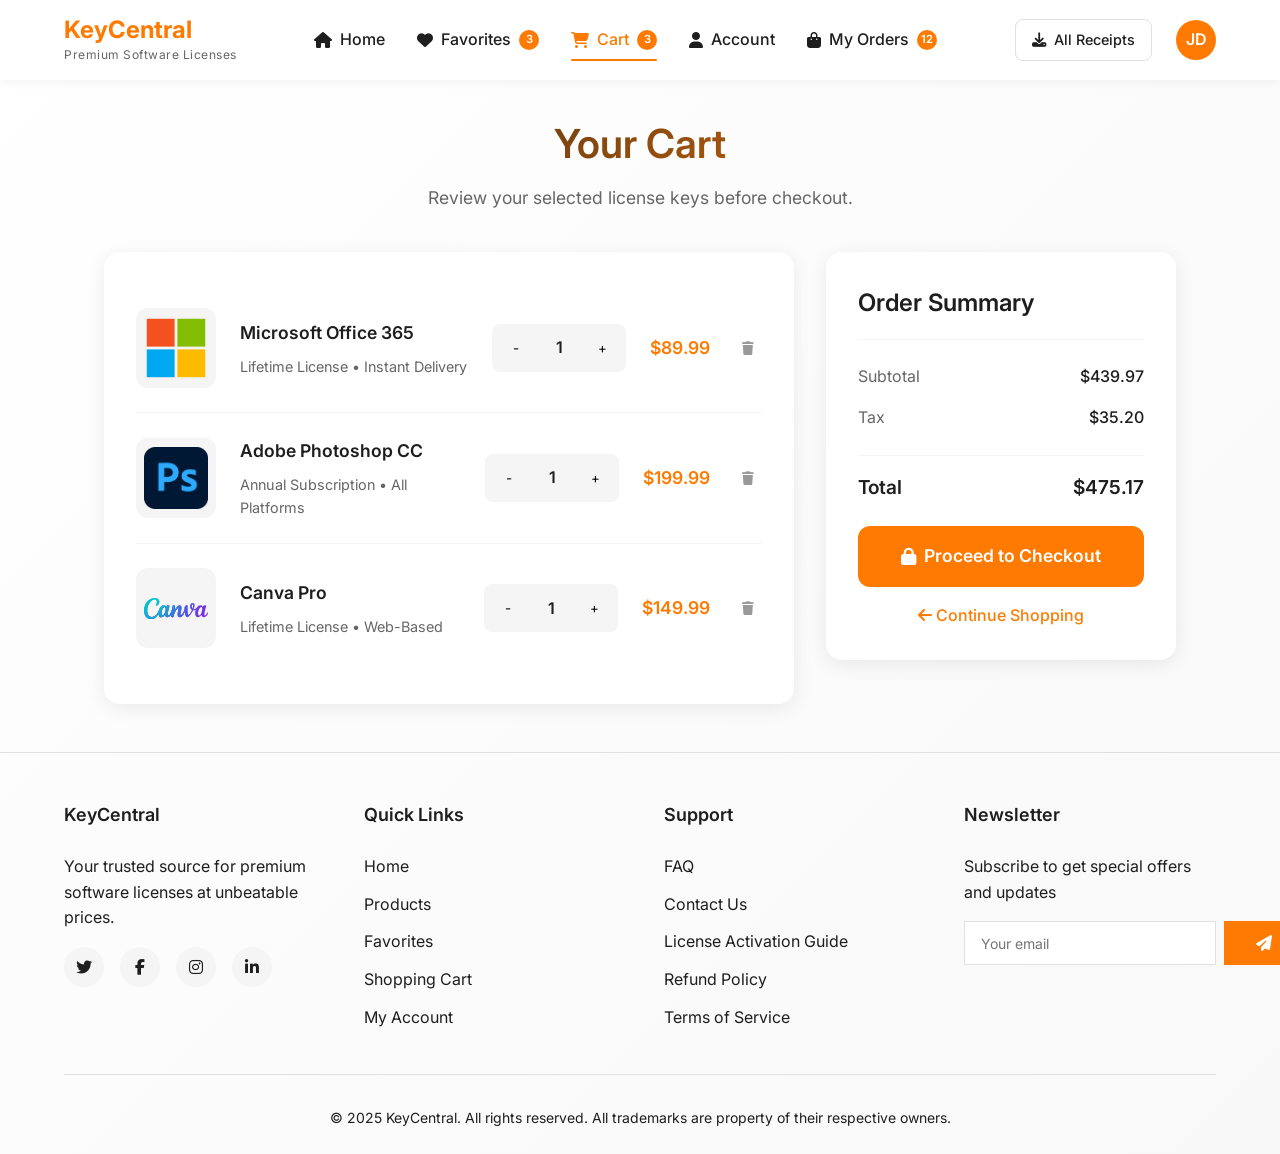
<file: users/cart.html>
<!DOCTYPE html>
<html lang="en">

<head>
    <meta charset="UTF-8">
    <meta name="viewport" content="width=device-width, initial-scale=1.0">
    <title>Cart - KeyCentral</title>
    <link href="https://fonts.googleapis.com/css2?family=Inter:wght@300;400;500;600;700&display=swap" rel="stylesheet">
    <link rel="stylesheet" href="https://cdnjs.cloudflare.com/ajax/libs/font-awesome/6.4.0/css/all.min.css">
    <link rel="stylesheet" href="../css/navbar.css">
    <link rel="stylesheet" href="../css/cart.css">
    <link rel="stylesheet" href="../css/footer.css">
</head>

<body>
    <!-- Consistent Navigation Bar -->
    <nav class="navbar">
        <a href="dashboard.html" class="logo">
            <div>
                <div class="logo-text">KeyCentral</div>
                <div class="logo-tagline">Premium Software Licenses</div>
            </div>
        </a>

        <button class="mobile-toggle" id="mobileToggle">
            <i class="fas fa-bars"></i>
        </button>

        <div class="nav-links" id="navLinks">
            <a href="dashboard.html">
                <i class="fas fa-home"></i>
                <span>Home</span>
            </a>
            <a href="favorites.html">
                <i class="fas fa-heart"></i>
                <span>Favorites</span>
                <span class="nav-badge">5</span>
            </a>
            <a href="cart.html" class="active">
                <i class="fas fa-shopping-cart"></i>
                <span>Cart</span>
                <span class="nav-badge">3</span>
            </a>
            <a href="accountDetails.html">
                <i class="fas fa-user"></i>
                <span>Account</span>
            </a>
            <a href="orders.html">
                <i class="fas fa-shopping-bag"></i>
                <span>My Orders</span>
                <span class="nav-badge">12</span>
            </a>
        </div>

        <div class="nav-actions">
            <a href="download-receipts.html" class="action-btn action-secondary">
                <i class="fas fa-download"></i>
                <span>All Receipts</span>
            </a>
            <div class="user-avatar">JD</div>
        </div>
    </nav>

    <!-- Main Content -->
    <div class="main-content">
        <div class="page-header">
            <h1 class="page-title">Your Cart</h1>
            <p class="page-subtitle">Review your selected license keys before checkout.</p>
        </div>

        <div class="cart-layout">
            <div class="cart-items">
                <div id="cart-items-container">
                    <!-- Cart items populated using JavaScript -->
                </div>
            </div>

            <div class="cart-summary">
                <h2 class="summary-title">Order Summary</h2>
                <div class="summary-row">
                    <span class="summary-label">Subtotal</span>
                    <span class="summary-value" id="subtotal">$0.00</span>
                </div>
                <div class="summary-row">
                    <span class="summary-label">Tax</span>
                    <span class="summary-value" id="tax">$0.00</span>
                </div>
                <div class="summary-total">
                    <span>Total</span>
                    <span id="total">$0.00</span>
                </div>
                <a href="checkout.html" class="checkout-btn" aria-label="Proceed to checkout">
                    <i class="fas fa-lock" aria-hidden="true"></i>
                    <span>Proceed to Checkout</span>
                </a>
                <a href="dashboard.html" class="continue-shopping">
                    <i class="fas fa-arrow-left"></i>
                    Continue Shopping
                </a>
            </div>
        </div>
    </div>

    <!-- Toast Notifications -->
    <div class="toast-container" id="toast-container">
        <!-- Dynamic Toasts -->
    </div>

    <footer>
        <div class="footer-content">
            <div class="footer-column">
                <h3>KeyCentral</h3>
                <p>Your trusted source for premium software licenses at unbeatable prices.</p>
                <div class="social-links">
                    <a href="#"><i class="fab fa-twitter"></i></a>
                    <a href="#"><i class="fab fa-facebook-f"></i></a>
                    <a href="#"><i class="fab fa-instagram"></i></a>
                    <a href="#"><i class="fab fa-linkedin-in"></i></a>
                </div>
            </div>
            <div class="footer-column">
                <h3>Quick Links</h3>
                <ul class="footer-links">
                    <li><a href="index.html">Home</a></li>
                    <li><a href="#products">Products</a></li>
                    <li><a href="favorites.html">Favorites</a></li>
                    <li><a href="cart.html">Shopping Cart</a></li>
                    <li><a href="account.html">My Account</a></li>
                </ul>
            </div>
            <div class="footer-column">
                <h3>Support</h3>
                <ul class="footer-links">
                    <li><a href="#">FAQ</a></li>
                    <li><a href="#">Contact Us</a></li>
                    <li><a href="#">License Activation Guide</a></li>
                    <li><a href="#">Refund Policy</a></li>
                    <li><a href="#">Terms of Service</a></li>
                </ul>
            </div>
            <div class="footer-column">
                <h3>Newsletter</h3>
                <p>Subscribe to get special offers and updates</p>
                <form class="newsletter-form" id="newsletterForm">
                    <input type="email" class="newsletter-input" placeholder="Your email" required>
                    <button type="submit" class="btn btn-primary">
                        <i class="fas fa-paper-plane"></i>
                    </button>
                </form>
            </div>
        </div>
        <div class="footer-bottom">
            <p>© 2025 KeyCentral. All rights reserved. All trademarks are property of their respective owners.</p>
        </div>
    </footer>

    <!-- JavaScript Files -->
    <script src="../js/navbar.js"></script>
    <script src="../js/cart.js"></script>
</body>

</html>
</file>
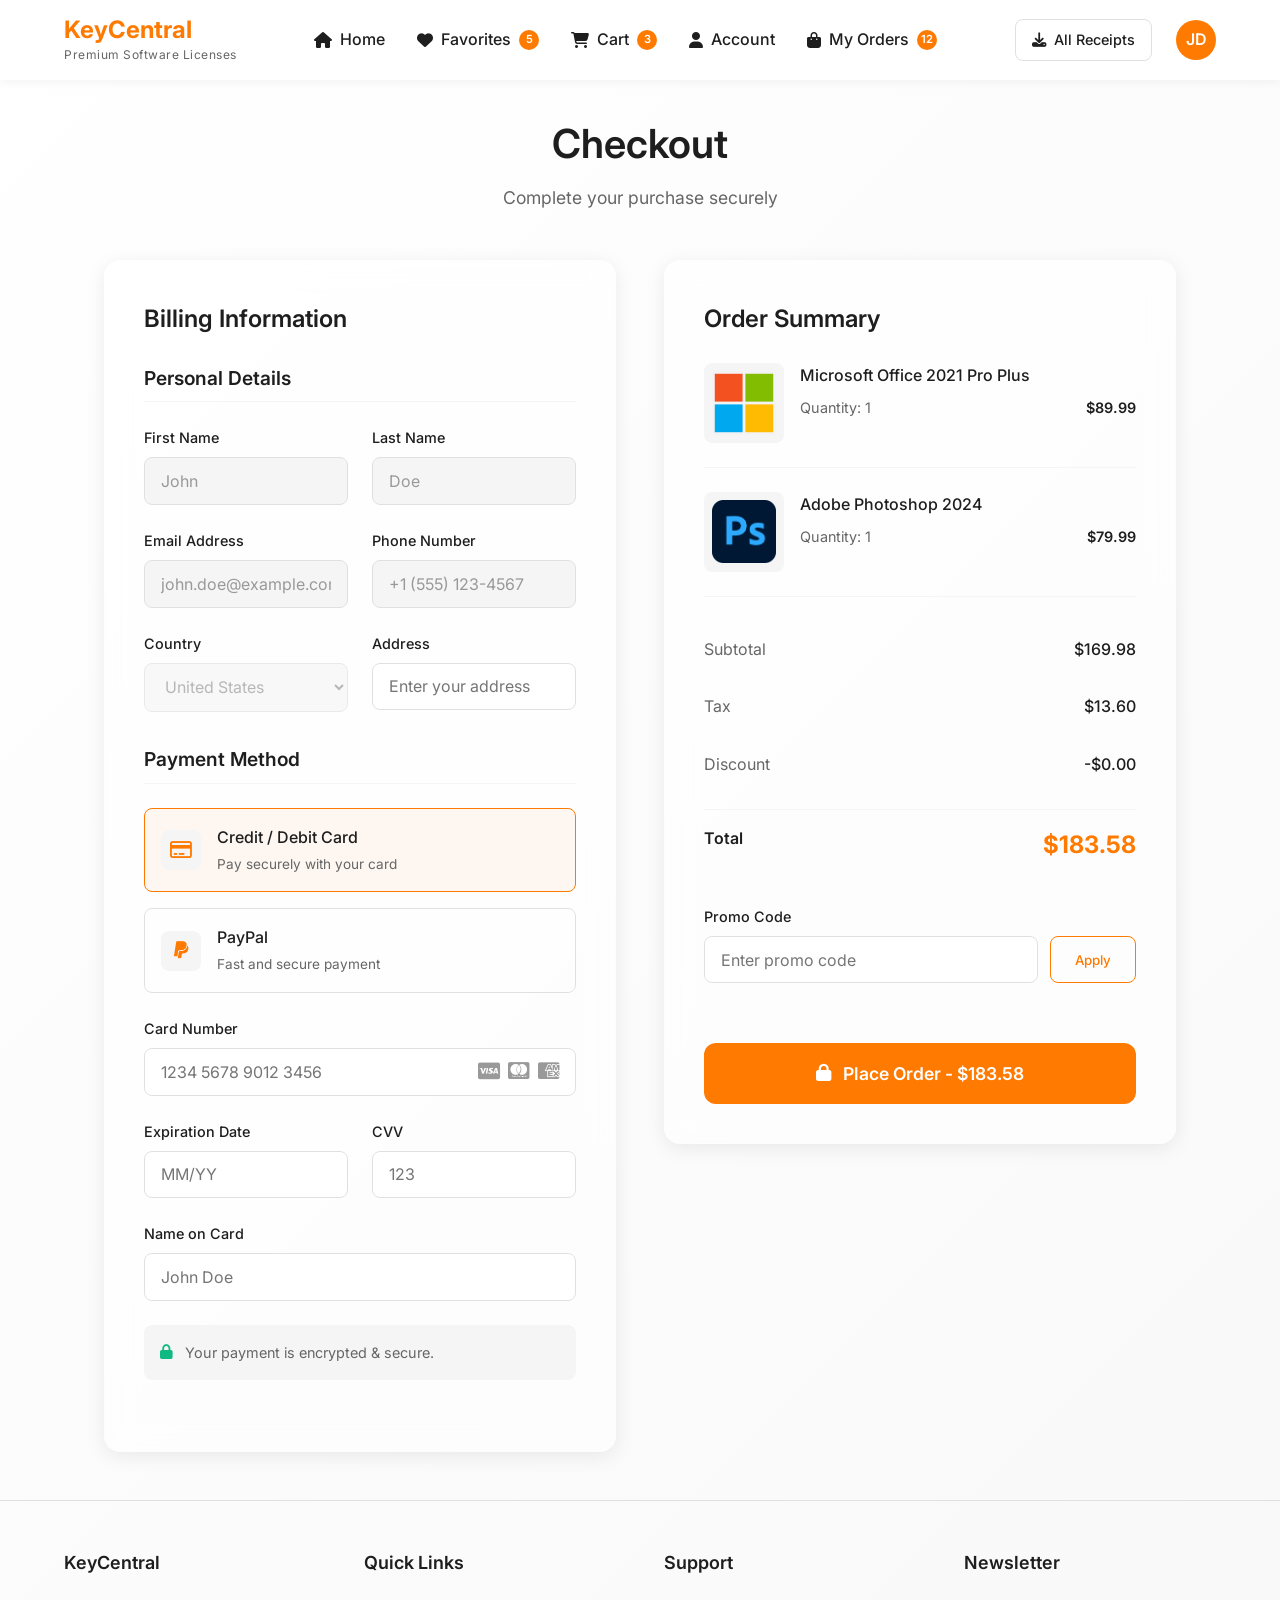
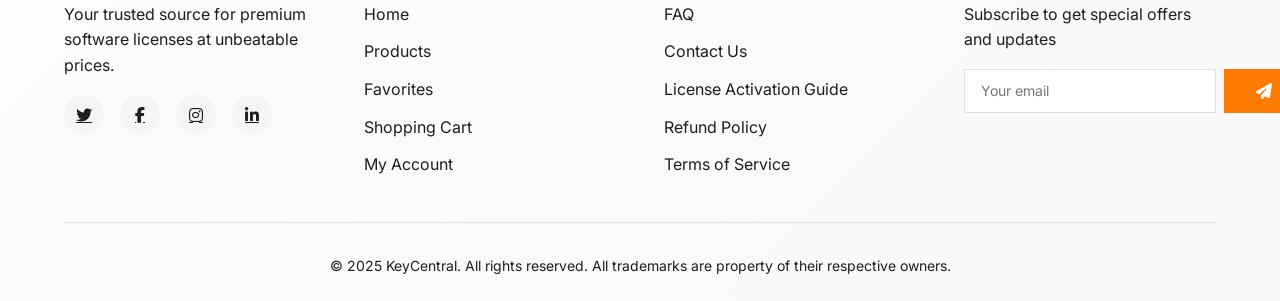
<file: users/checkout.html>
<!DOCTYPE html>
<html lang="en">

<head>
    <meta charset="UTF-8">
    <meta name="viewport" content="width=device-width, initial-scale=1.0">
    <title>Checkout - KeyCentral</title>
    <link href="https://fonts.googleapis.com/css2?family=Inter:wght@300;400;500;600;700&display=swap" rel="stylesheet">
    <link rel="stylesheet" href="https://cdnjs.cloudflare.com/ajax/libs/font-awesome/6.4.0/css/all.min.css">
    <!-- CSS Files -->
    <link rel="stylesheet" href="../css/navbar.css">
    <link rel="stylesheet" href="../css/checkout.css">
    <link rel="stylesheet" href="../css/footer.css">
</head>

<body>
    <!-- Consistent Navigation Bar -->
    <nav class="navbar">
        <a href="dashboard.html" class="logo">
            <div>
                <div class="logo-text">KeyCentral</div>
                <div class="logo-tagline">Premium Software Licenses</div>
            </div>
        </a>

        <button class="mobile-toggle" id="mobileToggle">
            <i class="fas fa-bars"></i>
        </button>

        <div class="nav-links" id="navLinks">
            <a href="dashboard.html">
                <i class="fas fa-home"></i>
                <span>Home</span>
            </a>
            <a href="favorites.html">
                <i class="fas fa-heart"></i>
                <span>Favorites</span>
                <span class="nav-badge">5</span>
            </a>
            <a href="cart.html">
                <i class="fas fa-shopping-cart"></i>
                <span>Cart</span>
                <span class="nav-badge">3</span>
            </a>
            <a href="accountDetails.html">
                <i class="fas fa-user"></i>
                <span>Account</span>
            </a>
            <a href="orders.html">
                <i class="fas fa-shopping-bag"></i>
                <span>My Orders</span>
                <span class="nav-badge">12</span>
            </a>
        </div>

        <div class="nav-actions">
            <a href="download-receipts.html" class="action-btn action-secondary">
                <i class="fas fa-download"></i>
                <span>All Receipts</span>
            </a>
            <div class="user-avatar">JD</div>
        </div>
    </nav>

    <!-- Main Content -->
    <div class="main-content">
        <h1 class="checkout-title">Checkout</h1>
        <p class="checkout-subtitle">Complete your purchase securely</p>

        <div class="checkout-layout">
            <!-- Left Column - Billing & Payment Form -->
            <div class="left-column">
                <div class="card">
                    <h2 class="card-title">Billing Information</h2>

                    <div class="form-section">
                        <h3 class="section-title">Personal Details</h3>

                        <div class="form-row">
                            <div class="form-group">
                                <label for="firstname" class="form-label">First Name</label>
                                <input type="text" id="firstname" class="form-input" value="John" disabled>
                            </div>
                            <div class="form-group">
                                <label for="lastname" class="form-label">Last Name</label>
                                <input type="text" id="lastname" class="form-input" value="Doe" disabled>
                            </div>
                        </div>

                        <div class="form-row">
                            <div class="form-group">
                                <label for="email" class="form-label">Email Address</label>
                                <input type="email" id="email" class="form-input" value="john.doe@example.com" disabled>
                            </div>
                            <div class="form-group">
                                <label for="phone" class="form-label">Phone Number</label>
                                <input type="tel" id="phone" class="form-input" value="+1 (555) 123-4567" disabled>
                            </div>
                        </div>

                        <div class="form-row">
                            <div class="form-group">
                                <label for="country" class="form-label">Country</label>
                                <select id="country" class="form-input" disabled>
                                    <option value="us" selected>United States</option>
                                </select>
                            </div>
                            <div class="form-group">
                                <label for="address" class="form-label">Address</label>
                                <input type="text" id="address" class="form-input" placeholder="Enter your address">
                            </div>
                        </div>
                    </div>

                    <div class="form-section">
                        <h3 class="section-title">Payment Method</h3>

                        <div class="payment-methods">
                            <div class="payment-option selected" data-method="card">
                                <div class="payment-icon">
                                    <i class="far fa-credit-card"></i>
                                </div>
                                <div class="payment-info">
                                    <div class="payment-title">Credit / Debit Card</div>
                                    <div class="payment-description">Pay securely with your card</div>
                                </div>
                            </div>

                            <div class="payment-option" data-method="paypal">
                                <div class="payment-icon">
                                    <i class="fab fa-paypal"></i>
                                </div>
                                <div class="payment-info">
                                    <div class="payment-title">PayPal</div>
                                    <div class="payment-description">Fast and secure payment</div>
                                </div>
                            </div>
                        </div>

                        <div class="card-details active" id="card-details">
                            <div class="form-row">
                                <div class="form-group">
                                    <label for="card-number" class="form-label">Card Number</label>
                                    <div class="card-input-wrapper">
                                        <input type="text" id="card-number" class="form-input"
                                            placeholder="1234 5678 9012 3456">
                                        <div class="card-icons">
                                            <i class="fab fa-cc-visa card-icon"></i>
                                            <i class="fab fa-cc-mastercard card-icon"></i>
                                            <i class="fab fa-cc-amex card-icon"></i>
                                        </div>
                                    </div>
                                </div>
                            </div>

                            <div class="form-row">
                                <div class="form-group">
                                    <label for="expiry" class="form-label">Expiration Date</label>
                                    <input type="text" id="expiry" class="form-input" placeholder="MM/YY">
                                </div>
                                <div class="form-group">
                                    <label for="cvv" class="form-label">CVV</label>
                                    <input type="text" id="cvv" class="form-input" placeholder="123">
                                </div>
                            </div>

                            <div class="form-row">
                                <div class="form-group">
                                    <label for="card-name" class="form-label">Name on Card</label>
                                    <input type="text" id="card-name" class="form-input" placeholder="John Doe">
                                </div>
                            </div>
                        </div>

                        <div class="security-badge">
                            <i class="fas fa-lock security-icon"></i>
                            <span>Your payment is encrypted & secure.</span>
                        </div>
                    </div>
                </div>
            </div>

            <!-- Right Column - Order Summary -->
            <div class="right-column">
                <div class="card">
                    <h2 class="card-title">Order Summary</h2>

                    <div class="product-list">
                        <div class="product-item">
                            <img src="../images/microsoft.png" alt="Microsoft Office" class="product-image">
                            <div class="product-details">
                                <div class="product-name">Microsoft Office 2021 Pro Plus</div>
                                <div class="product-meta">
                                    <span>Quantity: 1</span>
                                    <span class="product-price">$89.99</span>
                                </div>
                            </div>
                        </div>

                        <div class="product-item">
                            <img src="../images/adobePhotoshop.png" alt="Adobe Photoshop" class="product-image">
                            <div class="product-details">
                                <div class="product-name">Adobe Photoshop 2024</div>
                                <div class="product-meta">
                                    <span>Quantity: 1</span>
                                    <span class="product-price">$79.99</span>
                                </div>
                            </div>
                        </div>
                    </div>

                    <div class="order-totals">
                        <div class="total-row">
                            <span class="total-label">Subtotal</span>
                            <span class="total-value" id="subtotal">$169.98</span>
                        </div>
                        <div class="total-row">
                            <span class="total-label">Tax</span>
                            <span class="total-value" id="tax">$13.60</span>
                        </div>
                        <div class="total-row">
                            <span class="total-label">Discount</span>
                            <span class="total-value" id="discount">-$0.00</span>
                        </div>
                        <div class="total-row final">
                            <span class="total-label">Total</span>
                            <span class="total-value" id="total">$183.58</span>
                        </div>
                    </div>

                    <div class="promo-section">
                        <label for="promo-code" class="form-label">Promo Code</label>
                        <div class="promo-input-group">
                            <input type="text" id="promo-code" class="promo-input" placeholder="Enter promo code">
                            <button class="promo-btn" id="apply-promo">Apply</button>
                        </div>
                        <div class="promo-message" id="promo-message"></div>
                    </div>

                    <button class="place-order-btn">
                        <i class="fas fa-lock"></i>
                        Place Order - $183.58
                    </button>
                </div>
            </div>
        </div>
    </div>

    <footer>
        <div class="footer-content">
            <div class="footer-column">
                <h3>KeyCentral</h3>
                <p>Your trusted source for premium software licenses at unbeatable prices.</p>
                <div class="social-links">
                    <a href="#"><i class="fab fa-twitter"></i></a>
                    <a href="#"><i class="fab fa-facebook-f"></i></a>
                    <a href="#"><i class="fab fa-instagram"></i></a>
                    <a href="#"><i class="fab fa-linkedin-in"></i></a>
                </div>
            </div>
            <div class="footer-column">
                <h3>Quick Links</h3>
                <ul class="footer-links">
                    <li><a href="index.html">Home</a></li>
                    <li><a href="#products">Products</a></li>
                    <li><a href="favorites.html">Favorites</a></li>
                    <li><a href="cart.html">Shopping Cart</a></li>
                    <li><a href="account.html">My Account</a></li>
                </ul>
            </div>
            <div class="footer-column">
                <h3>Support</h3>
                <ul class="footer-links">
                    <li><a href="#">FAQ</a></li>
                    <li><a href="#">Contact Us</a></li>
                    <li><a href="#">License Activation Guide</a></li>
                    <li><a href="#">Refund Policy</a></li>
                    <li><a href="#">Terms of Service</a></li>
                </ul>
            </div>
            <div class="footer-column">
                <h3>Newsletter</h3>
                <p>Subscribe to get special offers and updates</p>
                <form class="newsletter-form" id="newsletterForm">
                    <input type="email" class="newsletter-input" placeholder="Your email" required>
                    <button type="submit" class="btn btn-primary">
                        <i class="fas fa-paper-plane"></i>
                    </button>
                </form>
            </div>
        </div>
        <div class="footer-bottom">
            <p>© 2025 KeyCentral. All rights reserved. All trademarks are property of their respective owners.</p>
        </div>
    </footer>

    <!-- JavaScript Files -->
    <script src="../js/navbar.js"></script>
    <script src="../js/checkout.js"></script>
</body>

</html>
</file>
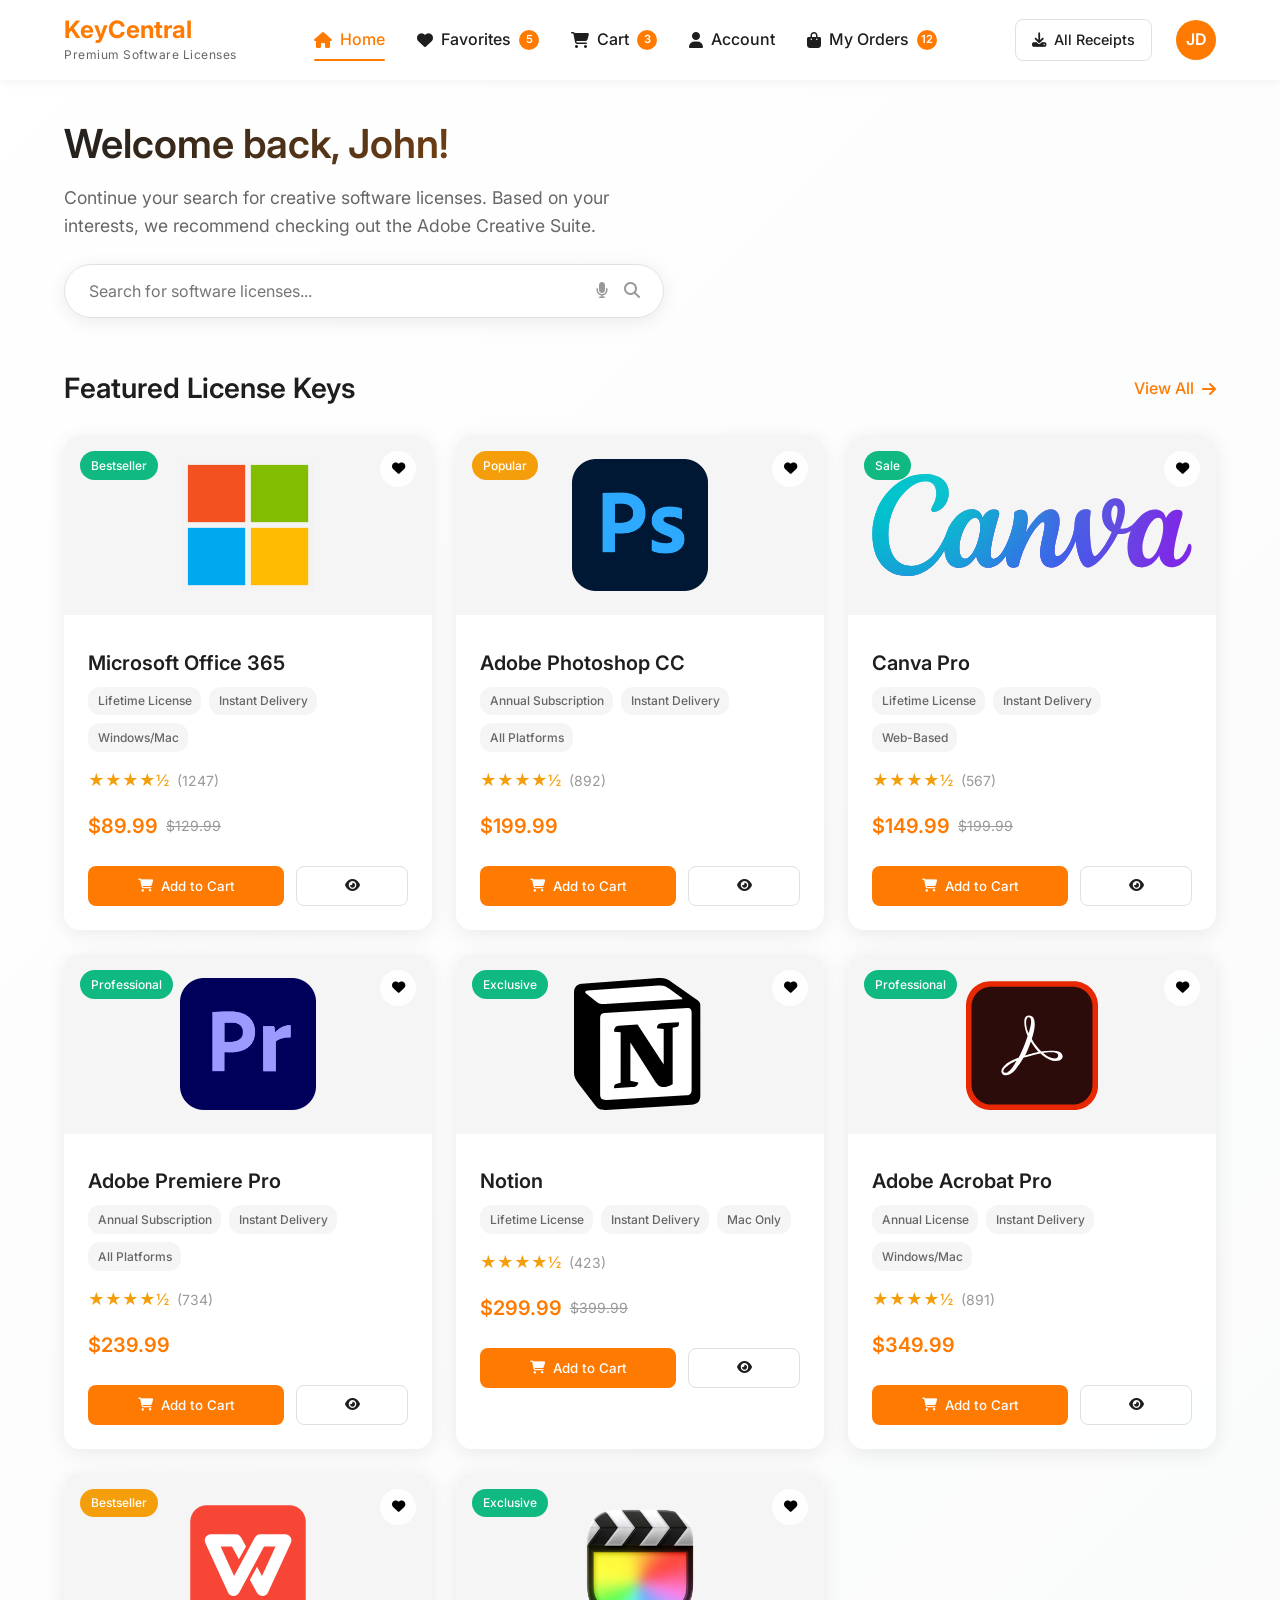
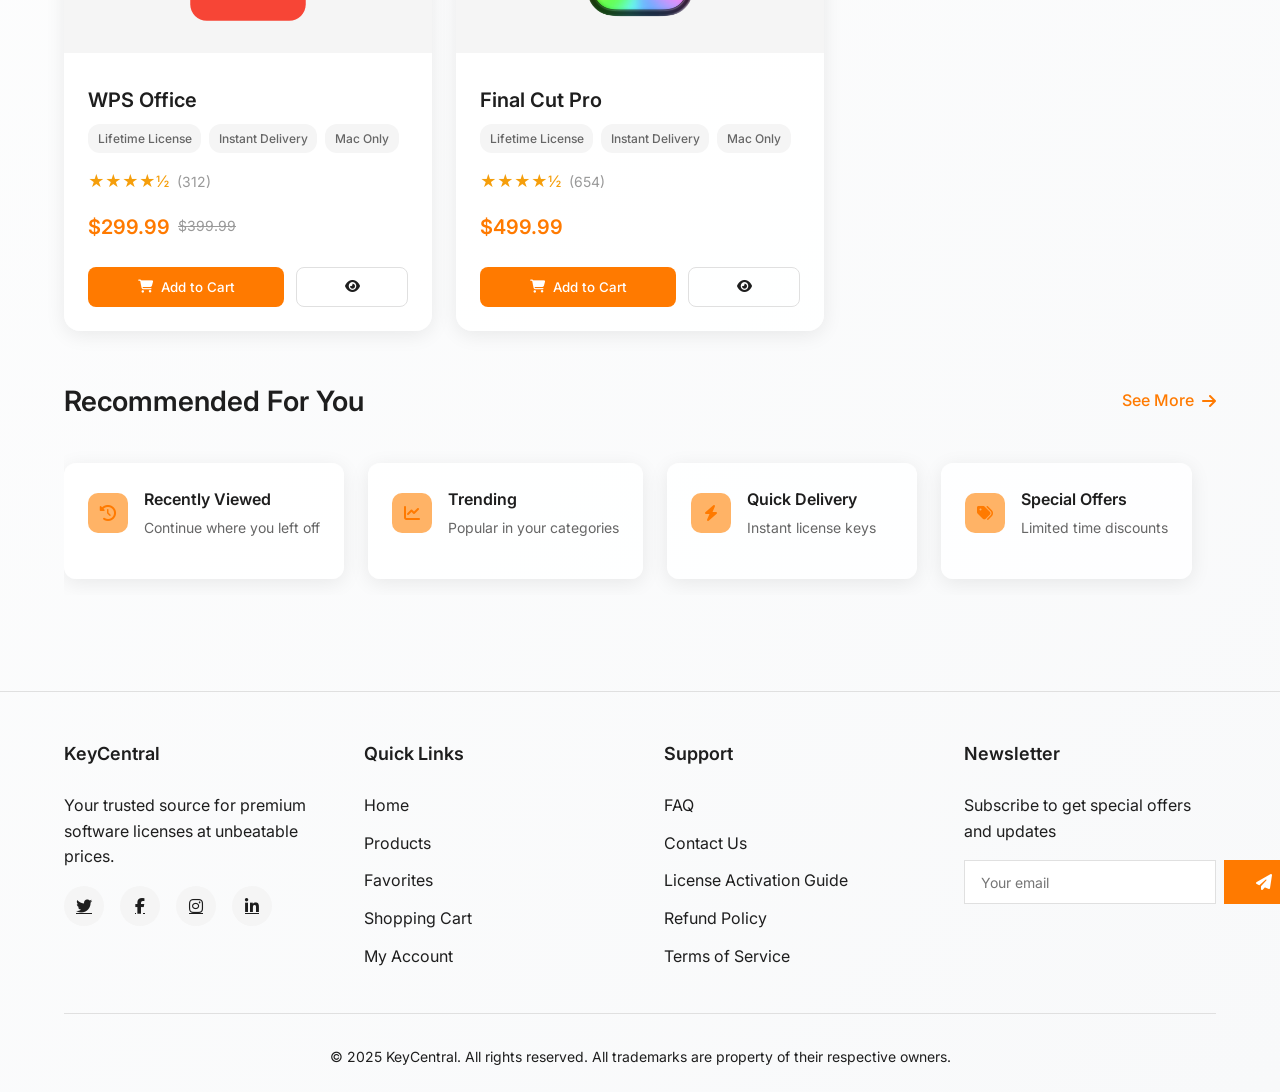
<file: users/dashboard.html>
<!DOCTYPE html>
<html lang="en">

<head>
    <meta charset="UTF-8">
    <meta name="viewport" content="width=device-width, initial-scale=1.0">
    <title>Dashboard - KeyCentral</title>
    <link href="https://fonts.googleapis.com/css2?family=Inter:wght@300;400;500;600;700&display=swap" rel="stylesheet">
    <link rel="stylesheet" href="https://cdnjs.cloudflare.com/ajax/libs/font-awesome/6.4.0/css/all.min.css">
    <link rel="stylesheet" href="../css/navbar.css">
    <link rel="stylesheet" href="../css/dashboard.css">
    <link rel="stylesheet" href="../css/footer.css">
</head>

<body>
    <!-- Consistent Navigation Bar -->
    <nav class="navbar">
        <a href="dashboard.html" class="logo">
            <div>
                <div class="logo-text">KeyCentral</div>
                <div class="logo-tagline">Premium Software Licenses</div>
            </div>
        </a>

        <button class="mobile-toggle" id="mobileToggle">
            <i class="fas fa-bars"></i>
        </button>

        <div class="nav-links" id="navLinks">
            <a href="dashboard.html">
                <i class="fas fa-home"></i>
                <span>Home</span>
            </a>
            <a href="favorites.html">
                <i class="fas fa-heart"></i>
                <span>Favorites</span>
                <span class="nav-badge">5</span>
            </a>
            <a href="cart.html">
                <i class="fas fa-shopping-cart"></i>
                <span>Cart</span>
                <span class="nav-badge">3</span>
            </a>
            <a href="accountDetails.html">
                <i class="fas fa-user"></i>
                <span>Account</span>
            </a>
            <a href="orders.html">
                <i class="fas fa-shopping-bag"></i>
                <span>My Orders</span>
                <span class="nav-badge">12</span>
            </a>
        </div>

        <div class="nav-actions">
            <a href="download-receipts.html" class="action-btn action-secondary">
                <i class="fas fa-download"></i>
                <span>All Receipts</span>
            </a>
            <div class="user-avatar">JD</div>
        </div>
    </nav>


    <!-- Personalized Welcome Area -->
    <main class="main-content">
        <section class="welcome-section">
            <div class="welcome-header">
                <h1 class="welcome-title">Welcome back, John!</h1>
                <p class="welcome-subtitle">Continue your search for creative software licenses. Based on your
                    interests, we recommend checking out the Adobe Creative Suite.</p>
            </div>

            <div class="search-container">
                <input type="text" class="search-box" placeholder="Search for software licenses...">
                <div class="voice-search">
                    <i class="fas fa-microphone"></i>
                </div>
                <div class="search-icon">
                    <i class="fas fa-search"></i>
                </div>
            </div>
        </section>

        <!-- Product Display -->
        <section class="products-section">
            <div class="section-header">
                <h2 class="section-title">Featured License Keys</h2>
                <a href="#" class="view-all">
                    View All
                    <i class="fas fa-arrow-right"></i>
                </a>
            </div>

            <div class="products-grid" id="products-grid">
                <!-- Products populated using JavaScript -->
            </div>
        </section>

        <!-- User Experience Features -->
        <section class="recommendations-section">
            <div class="section-header">
                <h2 class="section-title">Recommended For You</h2>
                <a href="#" class="view-all">
                    See More
                    <i class="fas fa-arrow-right"></i>
                </a>
            </div>

            <div class="recommendations-carousel">
                <div class="carousel-item">
                    <div class="carousel-header">
                        <div class="carousel-icon">
                            <i class="fas fa-history"></i>
                        </div>
                        <div>
                            <div class="carousel-title">Recently Viewed</div>
                            <div class="carousel-description">Continue where you left off</div>
                        </div>
                    </div>
                </div>

                <div class="carousel-item">
                    <div class="carousel-header">
                        <div class="carousel-icon">
                            <i class="fas fa-chart-line"></i>
                        </div>
                        <div>
                            <div class="carousel-title">Trending</div>
                            <div class="carousel-description">Popular in your categories</div>
                        </div>
                    </div>
                </div>

                <div class="carousel-item">
                    <div class="carousel-header">
                        <div class="carousel-icon">
                            <i class="fas fa-bolt"></i>
                        </div>
                        <div>
                            <div class="carousel-title">Quick Delivery</div>
                            <div class="carousel-description">Instant license keys</div>
                        </div>
                    </div>
                </div>

                <div class="carousel-item">
                    <div class="carousel-header">
                        <div class="carousel-icon">
                            <i class="fas fa-tags"></i>
                        </div>
                        <div>
                            <div class="carousel-title">Special Offers</div>
                            <div class="carousel-description">Limited time discounts</div>
                        </div>
                    </div>
                </div>
            </div>
        </section>
    </main>

    <!-- Toast Notifications -->
    <div class="toast-container" id="toast-container">
        <!-- Toasts will be added dynamically -->
    </div>

    <footer>
        <div class="footer-content">
            <div class="footer-column">
                <h3>KeyCentral</h3>
                <p>Your trusted source for premium software licenses at unbeatable prices.</p>
                <div class="social-links">
                    <a href="#"><i class="fab fa-twitter"></i></a>
                    <a href="#"><i class="fab fa-facebook-f"></i></a>
                    <a href="#"><i class="fab fa-instagram"></i></a>
                    <a href="#"><i class="fab fa-linkedin-in"></i></a>
                </div>
            </div>
            <div class="footer-column">
                <h3>Quick Links</h3>
                <ul class="footer-links">
                    <li><a href="index.html">Home</a></li>
                    <li><a href="#products">Products</a></li>
                    <li><a href="favorites.html">Favorites</a></li>
                    <li><a href="cart.html">Shopping Cart</a></li>
                    <li><a href="account.html">My Account</a></li>
                </ul>
            </div>
            <div class="footer-column">
                <h3>Support</h3>
                <ul class="footer-links">
                    <li><a href="#">FAQ</a></li>
                    <li><a href="#">Contact Us</a></li>
                    <li><a href="#">License Activation Guide</a></li>
                    <li><a href="#">Refund Policy</a></li>
                    <li><a href="#">Terms of Service</a></li>
                </ul>
            </div>
            <div class="footer-column">
                <h3>Newsletter</h3>
                <p>Subscribe to get special offers and updates</p>
                <form class="newsletter-form" id="newsletterForm">
                    <input type="email" class="newsletter-input" placeholder="Your email" required>
                    <button type="submit" class="btn btn-primary">
                        <i class="fas fa-paper-plane"></i>
                    </button>
                </form>
            </div>
        </div>
        <div class="footer-bottom">
            <p>© 2025 KeyCentral. All rights reserved. All trademarks are property of their respective owners.</p>
        </div>
    </footer>


    <!-- JavaScript Files -->
    <script src="../js/navbar.js"></script>
    <script src="../js/dashboard.js"></script>
</body>

</html>
</file>
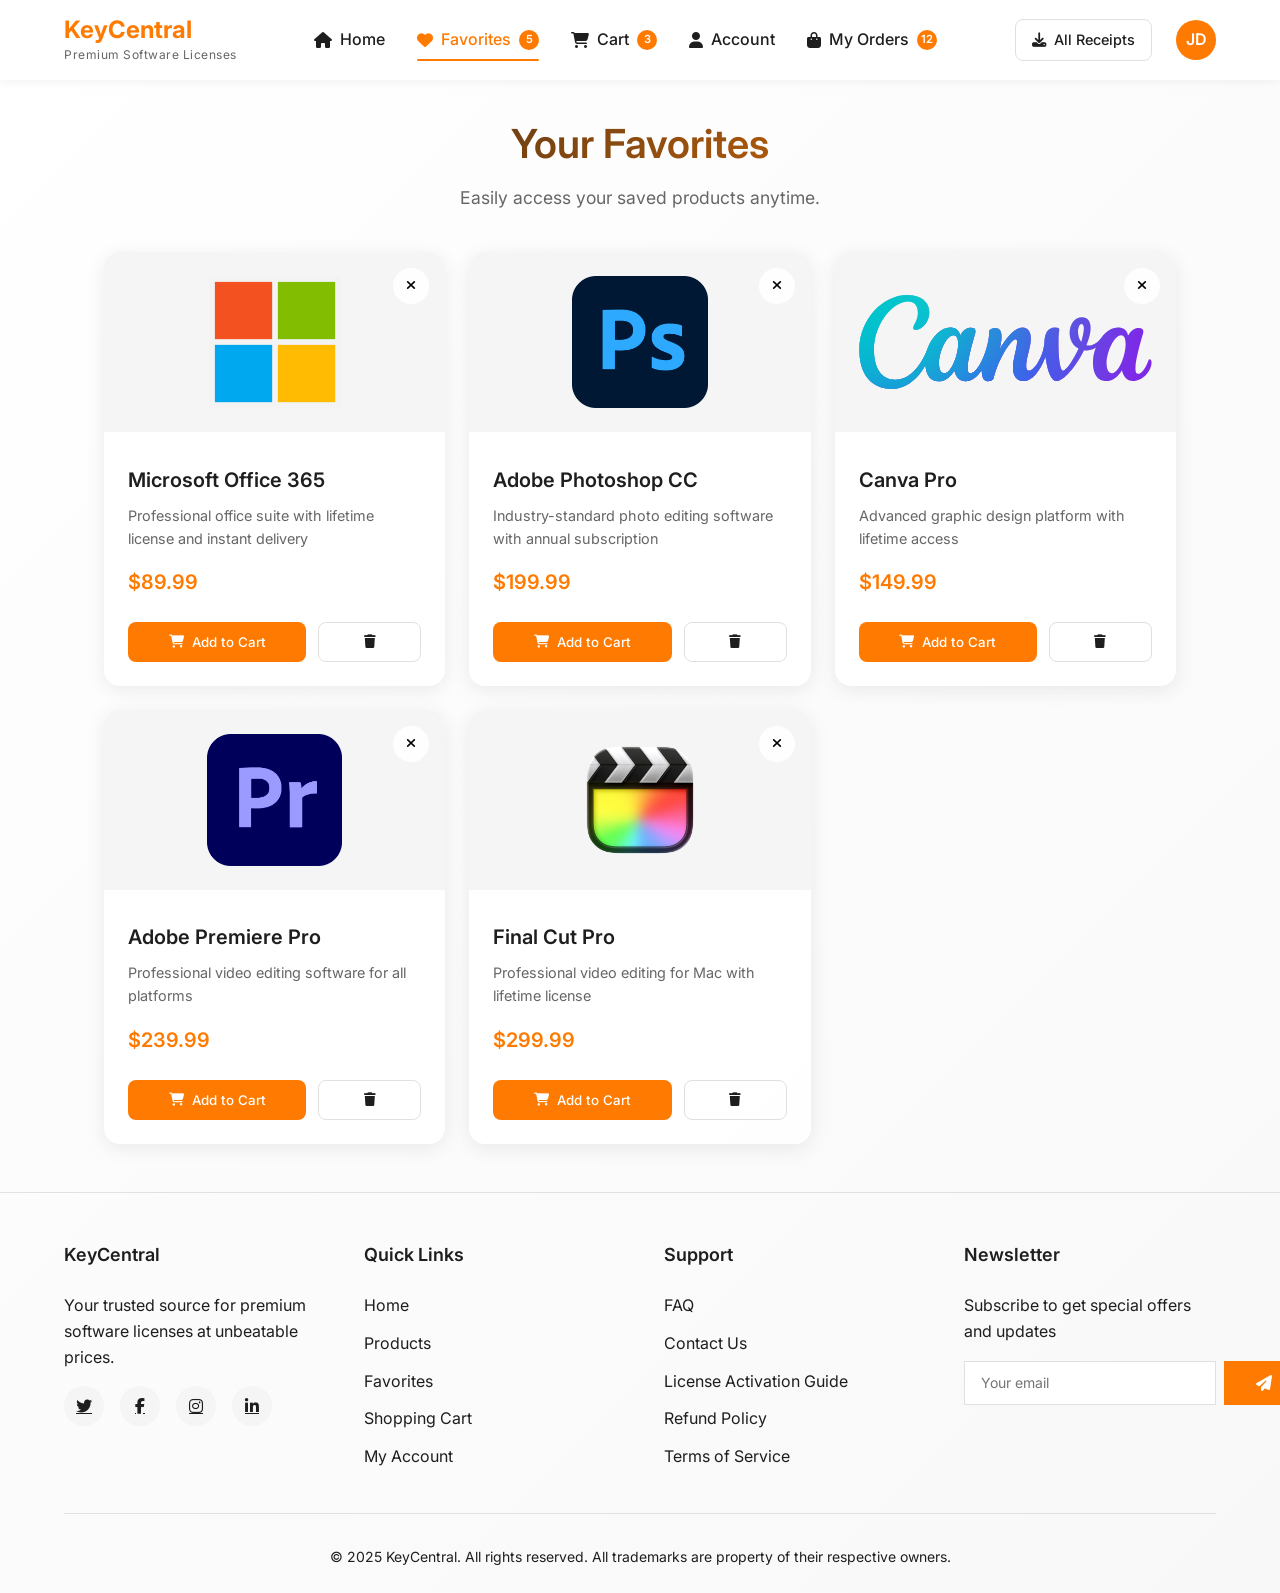
<file: users/favorites.html>
<!DOCTYPE html>
<html lang="en">

<head>
    <meta charset="UTF-8">
    <meta name="viewport" content="width=device-width, initial-scale=1.0">
    <title>Favorites - KeyCentral</title>
    <link href="https://fonts.googleapis.com/css2?family=Inter:wght@300;400;500;600;700&display=swap" rel="stylesheet">
    <link rel="stylesheet" href="https://cdnjs.cloudflare.com/ajax/libs/font-awesome/6.4.0/css/all.min.css">
    <!-- CSS Files -->
    <link rel="stylesheet" href="../css/navbar.css">
    <link rel="stylesheet" href="../css/favorites.css">
    <link rel="stylesheet" href="../css/footer.css">
</head>

<body>
    <!-- Consistent Navigation Bar -->
    <nav class="navbar">
        <a href="dashboard.html" class="logo">
            <div>
                <div class="logo-text">KeyCentral</div>
                <div class="logo-tagline">Premium Software Licenses</div>
            </div>
        </a>

        <button class="mobile-toggle" id="mobileToggle">
            <i class="fas fa-bars"></i>
        </button>

        <div class="nav-links" id="navLinks">
            <a href="dashboard.html">
                <i class="fas fa-home"></i>
                <span>Home</span>
            </a>
            <a href="favorites.html" class="active">
                <i class="fas fa-heart"></i>
                <span>Favorites</span>
                <span class="nav-badge">5</span>
            </a>
            <a href="cart.html">
                <i class="fas fa-shopping-cart"></i>
                <span>Cart</span>
                <span class="nav-badge">3</span>
            </a>
            <a href="accountDetails.html">
                <i class="fas fa-user"></i>
                <span>Account</span>
            </a>
            <a href="orders.html">
                <i class="fas fa-shopping-bag"></i>
                <span>My Orders</span>
                <span class="nav-badge">12</span>
            </a>
        </div>

        <div class="nav-actions">
            <a href="download-receipts.html" class="action-btn action-secondary">
                <i class="fas fa-download"></i>
                <span>All Receipts</span>
            </a>
            <div class="user-avatar">JD</div>
        </div>
    </nav>

    <!-- Main Content -->
    <div class="main-content">
        <div class="page-header">
            <h1 class="page-title">Your Favorites</h1>
            <p class="page-subtitle">Easily access your saved products anytime.</p>
        </div>

        <div class="favorites-grid" id="favorites-container">
            <!-- Favorite items populated using JavaScript -->
        </div>
    </div>

    <!-- Toast Notifications -->
    <div class="toast-container" id="toast-container">
        <!-- Toasts will be added dynamically -->
    </div>

    <footer>
        <div class="footer-content">
            <div class="footer-column">
                <h3>KeyCentral</h3>
                <p>Your trusted source for premium software licenses at unbeatable prices.</p>
                <div class="social-links">
                    <a href="#"><i class="fab fa-twitter"></i></a>
                    <a href="#"><i class="fab fa-facebook-f"></i></a>
                    <a href="#"><i class="fab fa-instagram"></i></a>
                    <a href="#"><i class="fab fa-linkedin-in"></i></a>
                </div>
            </div>
            <div class="footer-column">
                <h3>Quick Links</h3>
                <ul class="footer-links">
                    <li><a href="index.html">Home</a></li>
                    <li><a href="#products">Products</a></li>
                    <li><a href="favorites.html">Favorites</a></li>
                    <li><a href="cart.html">Shopping Cart</a></li>
                    <li><a href="account.html">My Account</a></li>
                </ul>
            </div>
            <div class="footer-column">
                <h3>Support</h3>
                <ul class="footer-links">
                    <li><a href="#">FAQ</a></li>
                    <li><a href="#">Contact Us</a></li>
                    <li><a href="#">License Activation Guide</a></li>
                    <li><a href="#">Refund Policy</a></li>
                    <li><a href="#">Terms of Service</a></li>
                </ul>
            </div>
            <div class="footer-column">
                <h3>Newsletter</h3>
                <p>Subscribe to get special offers and updates</p>
                <form class="newsletter-form" id="newsletterForm">
                    <input type="email" class="newsletter-input" placeholder="Your email" required>
                    <button type="submit" class="btn btn-primary">
                        <i class="fas fa-paper-plane"></i>
                    </button>
                </form>
            </div>
        </div>
        <div class="footer-bottom">
            <p>© 2025 KeyCentral. All rights reserved. All trademarks are property of their respective owners.</p>
        </div>
    </footer>


    <!-- JavaScript Files -->
    <script src="../js/navbar.js"></script>
    <script src="../js/favorites.js"></script>
</body>

</html>
</file>
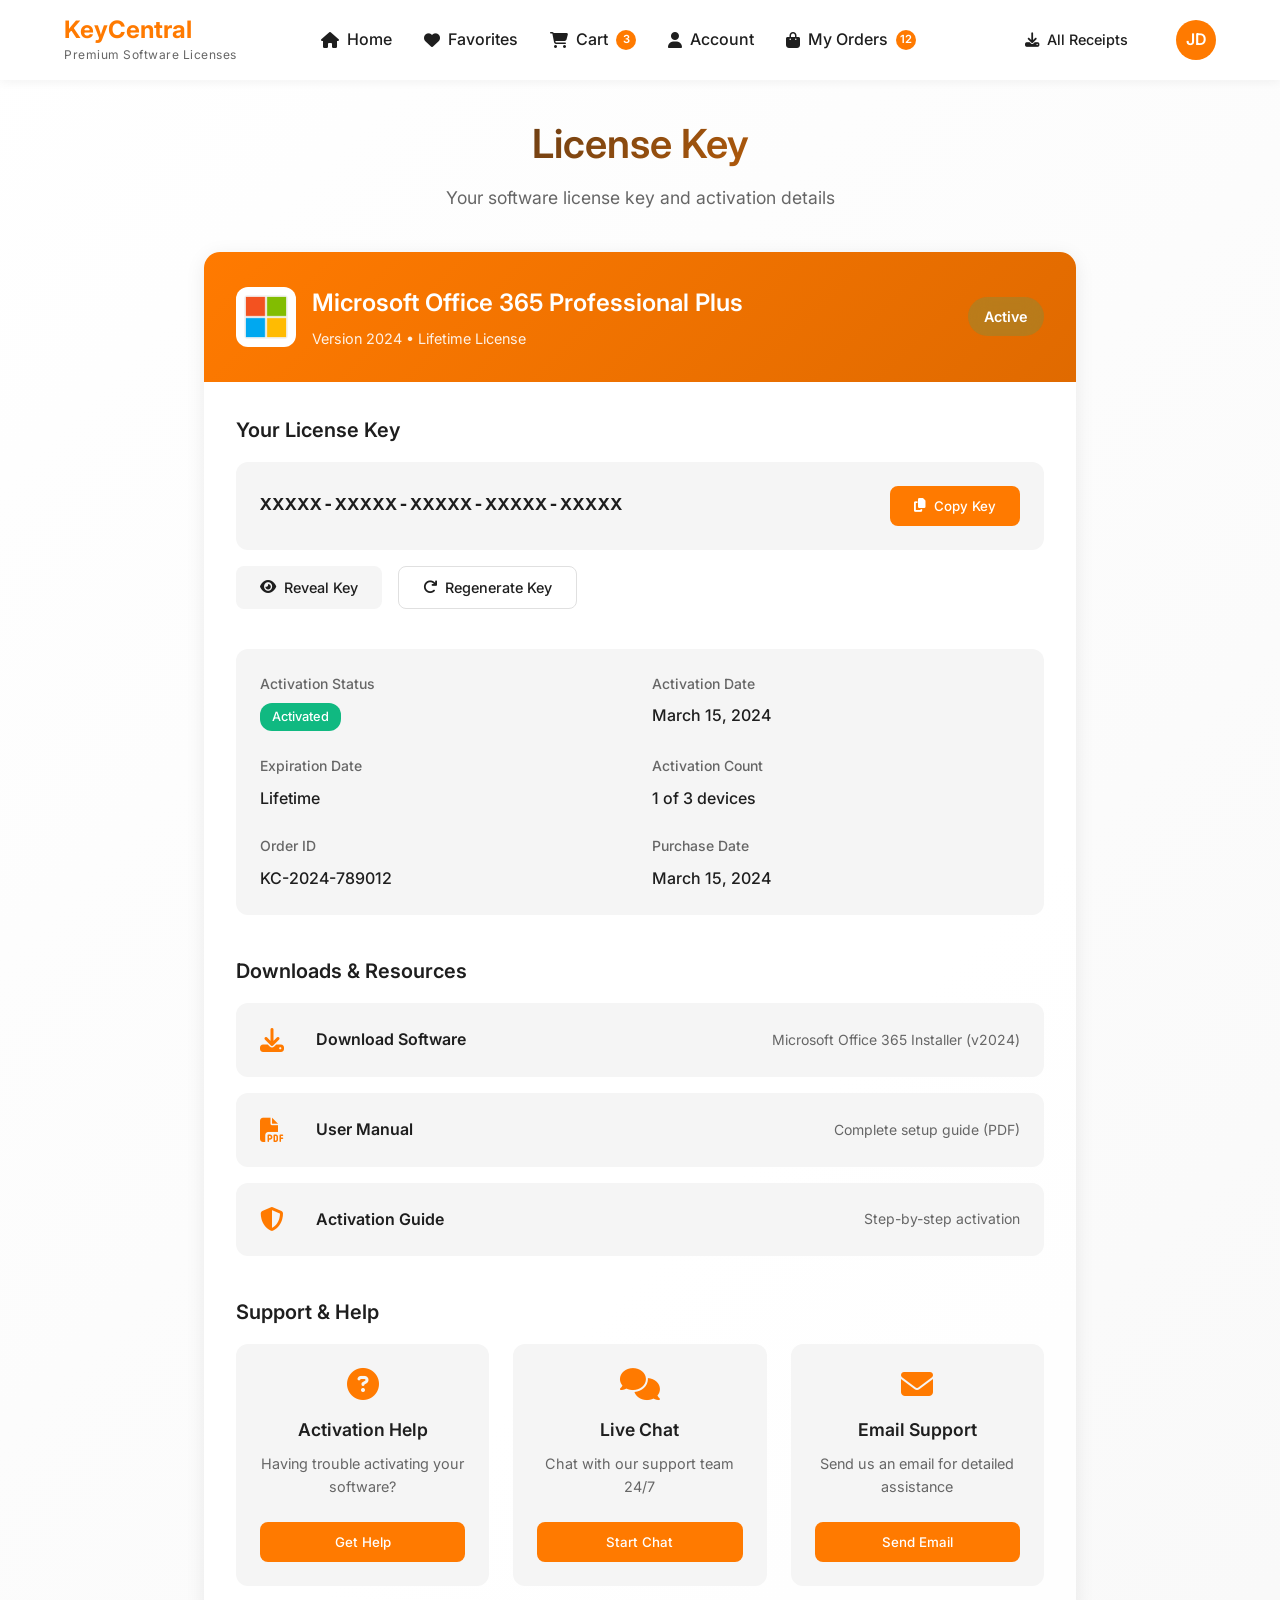
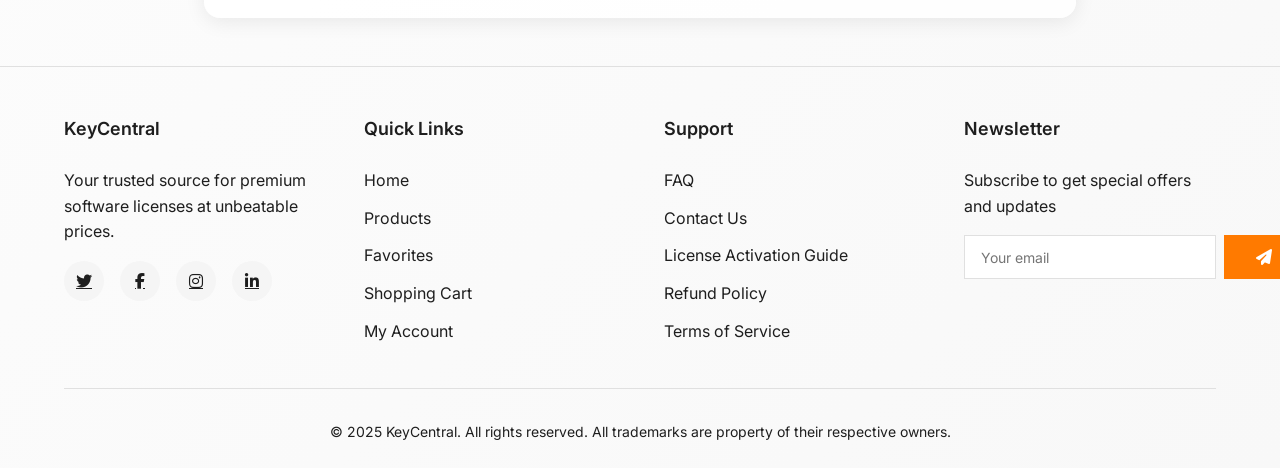
<file: users/keyViewer.html>
<!DOCTYPE html>
<html lang="en">

<head>
    <meta charset="UTF-8">
    <meta name="viewport" content="width=device-width, initial-scale=1.0">
    <title>License Key - KeyCentral</title>
    <link href="https://fonts.googleapis.com/css2?family=Inter:wght@300;400;500;600;700&display=swap" rel="stylesheet">
    <link rel="stylesheet" href="https://cdnjs.cloudflare.com/ajax/libs/font-awesome/6.4.0/css/all.min.css">
    <link rel="stylesheet" href="../css/navbar.css">
    <link rel="stylesheet" href="../css/keyViewer.css">
    <link rel="stylesheet" href="../css/footer.css">
</head>

<body>
    <!-- Consistent Navigation Bar -->
    <nav class="navbar">
        <a href="dashboard.html" class="logo">
            <div>
                <div class="logo-text">KeyCentral</div>
                <div class="logo-tagline">Premium Software Licenses</div>
            </div>
        </a>

        <button class="mobile-toggle" id="mobileToggle">
            <i class="fas fa-bars"></i>
        </button>

        <div class="nav-links" id="navLinks">
            <a href="dashboard.html">
                <i class="fas fa-home"></i>
                <span>Home</span>
            </a>
            <a href="favorites.html">
                <i class="fas fa-heart"></i>
                <span>Favorites</span>
            </a>
            <a href="cart.html">
                <i class="fas fa-shopping-cart"></i>
                <span>Cart</span>
                <span class="nav-badge">3</span>
            </a>
            <a href="accountDetails.html">
                <i class="fas fa-user"></i>
                <span>Account</span>
            </a>
            <a href="orders.html">
                <i class="fas fa-shopping-bag"></i>
                <span>My Orders</span>
                <span class="nav-badge">12</span>
            </a>
        </div>

        <div class="nav-actions">
            <a href="download-receipts.html" class="action-btn action-secondary">
                <i class="fas fa-download"></i>
                <span>All Receipts</span>
            </a>
            <div class="user-avatar">JD</div>
        </div>
    </nav>

    <!-- Main Content -->
    <div class="main-content">
        <div class="page-header">
            <h1 class="page-title">License Key</h1>
            <p class="page-subtitle">Your software license key and activation details</p>
        </div>

        <div class="key-container">
            <div class="key-header">
                <div class="software-info">
                    <img src="../images/microsoft.png" alt="Microsoft Office" class="software-icon">
                    <div class="software-details">
                        <h2 class="software-name">Microsoft Office 365 Professional Plus</h2>
                        <p class="software-version">Version 2024 • Lifetime License</p>
                    </div>
                </div>
                <div class="key-status active">Active</div>
            </div>

            <div class="key-content">
                <div class="license-key-section">
                    <h3 class="section-title">Your License Key</h3>
                    <div class="license-key-display">
                        <span class="license-key" id="licenseKey">XXXXX-XXXXX-XXXXX-XXXXX-XXXXX</span>
                        <button class="copy-btn" id="copyKeyBtn">
                            <i class="fas fa-copy"></i>
                            Copy Key
                        </button>
                    </div>
                    <div class="key-actions">
                        <button class="action-btn reveal-btn" id="revealKeyBtn">
                            <i class="fas fa-eye"></i>
                            Reveal Key
                        </button>
                        <button class="action-btn regenerate-btn" id="regenerateKeyBtn">
                            <i class="fas fa-redo"></i>
                            Regenerate Key
                        </button>
                    </div>
                </div>

                <div class="activation-details">
                    <div class="detail-grid">
                        <div class="detail-item">
                            <label>Activation Status</label>
                            <span class="status-badge active">Activated</span>
                        </div>
                        <div class="detail-item">
                            <label>Activation Date</label>
                            <span>March 15, 2024</span>
                        </div>
                        <div class="detail-item">
                            <label>Expiration Date</label>
                            <span>Lifetime</span>
                        </div>
                        <div class="detail-item">
                            <label>Activation Count</label>
                            <span>1 of 3 devices</span>
                        </div>
                        <div class="detail-item">
                            <label>Order ID</label>
                            <span>KC-2024-789012</span>
                        </div>
                        <div class="detail-item">
                            <label>Purchase Date</label>
                            <span>March 15, 2024</span>
                        </div>
                    </div>
                </div>

                <div class="download-section">
                    <h3 class="section-title">Downloads & Resources</h3>
                    <div class="download-links">
                        <a href="#" class="download-link">
                            <i class="fas fa-download"></i>
                            <span>Download Software</span>
                            <small>Microsoft Office 365 Installer (v2024)</small>
                        </a>
                        <a href="#" class="download-link">
                            <i class="fas fa-file-pdf"></i>
                            <span>User Manual</span>
                            <small>Complete setup guide (PDF)</small>
                        </a>
                        <a href="#" class="download-link">
                            <i class="fas fa-shield-alt"></i>
                            <span>Activation Guide</span>
                            <small>Step-by-step activation</small>
                        </a>
                    </div>
                </div>

                <div class="support-section">
                    <h3 class="section-title">Support & Help</h3>
                    <div class="support-options">
                        <div class="support-card">
                            <i class="fas fa-question-circle"></i>
                            <h4>Activation Help</h4>
                            <p>Having trouble activating your software?</p>
                            <button class="support-btn">Get Help</button>
                        </div>
                        <div class="support-card">
                            <i class="fas fa-comments"></i>
                            <h4>Live Chat</h4>
                            <p>Chat with our support team 24/7</p>
                            <button class="support-btn">Start Chat</button>
                        </div>
                        <div class="support-card">
                            <i class="fas fa-envelope"></i>
                            <h4>Email Support</h4>
                            <p>Send us an email for detailed assistance</p>
                            <button class="support-btn">Send Email</button>
                        </div>
                    </div>
                </div>
            </div>
        </div>
    </div>

    <!-- Toast Notifications -->
    <div class="toast-container" id="toast-container">
        <!-- Dynamic Toasts -->
    </div>

    <!-- Regenerate Key Modal -->
    <div class="modal-overlay" id="regenerateModal">
        <div class="modal">
            <div class="modal-header">
                <h2 class="modal-title">Regenerate License Key</h2>
                <button class="modal-close" id="closeRegenerateModal">&times;</button>
            </div>
            <div class="modal-body">
                <p class="modal-subtitle">Are you sure you want to regenerate your license key?</p>
                <div class="warning-message">
                    <i class="fas fa-exclamation-triangle"></i>
                    <div>
                        <strong>Important:</strong> The current key will be deactivated and cannot be used again.
                        Any installations using the old key may stop working.
                    </div>
                </div>
                <div class="modal-actions">
                    <button class="modal-btn secondary" id="cancelRegenerate">Cancel</button>
                    <button class="modal-btn primary" id="confirmRegenerate">Regenerate Key</button>
                </div>
            </div>
        </div>
    </div>

    <footer>
        <div class="footer-content">
            <div class="footer-column">
                <h3>KeyCentral</h3>
                <p>Your trusted source for premium software licenses at unbeatable prices.</p>
                <div class="social-links">
                    <a href="#"><i class="fab fa-twitter"></i></a>
                    <a href="#"><i class="fab fa-facebook-f"></i></a>
                    <a href="#"><i class="fab fa-instagram"></i></a>
                    <a href="#"><i class="fab fa-linkedin-in"></i></a>
                </div>
            </div>
            <div class="footer-column">
                <h3>Quick Links</h3>
                <ul class="footer-links">
                    <li><a href="index.html">Home</a></li>
                    <li><a href="#products">Products</a></li>
                    <li><a href="favorites.html">Favorites</a></li>
                    <li><a href="cart.html">Shopping Cart</a></li>
                    <li><a href="account.html">My Account</a></li>
                </ul>
            </div>
            <div class="footer-column">
                <h3>Support</h3>
                <ul class="footer-links">
                    <li><a href="#">FAQ</a></li>
                    <li><a href="#">Contact Us</a></li>
                    <li><a href="#">License Activation Guide</a></li>
                    <li><a href="#">Refund Policy</a></li>
                    <li><a href="#">Terms of Service</a></li>
                </ul>
            </div>
            <div class="footer-column">
                <h3>Newsletter</h3>
                <p>Subscribe to get special offers and updates</p>
                <form class="newsletter-form" id="newsletterForm">
                    <input type="email" class="newsletter-input" placeholder="Your email" required>
                    <button type="submit" class="btn btn-primary">
                        <i class="fas fa-paper-plane"></i>
                    </button>
                </form>
            </div>
        </div>
        <div class="footer-bottom">
            <p>© 2025 KeyCentral. All rights reserved. All trademarks are property of their respective owners.</p>
        </div>
    </footer>


    <!-- JavaScript Files -->
    <script src="../js/navbar.js"></script>
    <script src="../js/keyViewer.js"></script>
</body>

</html>
</file>
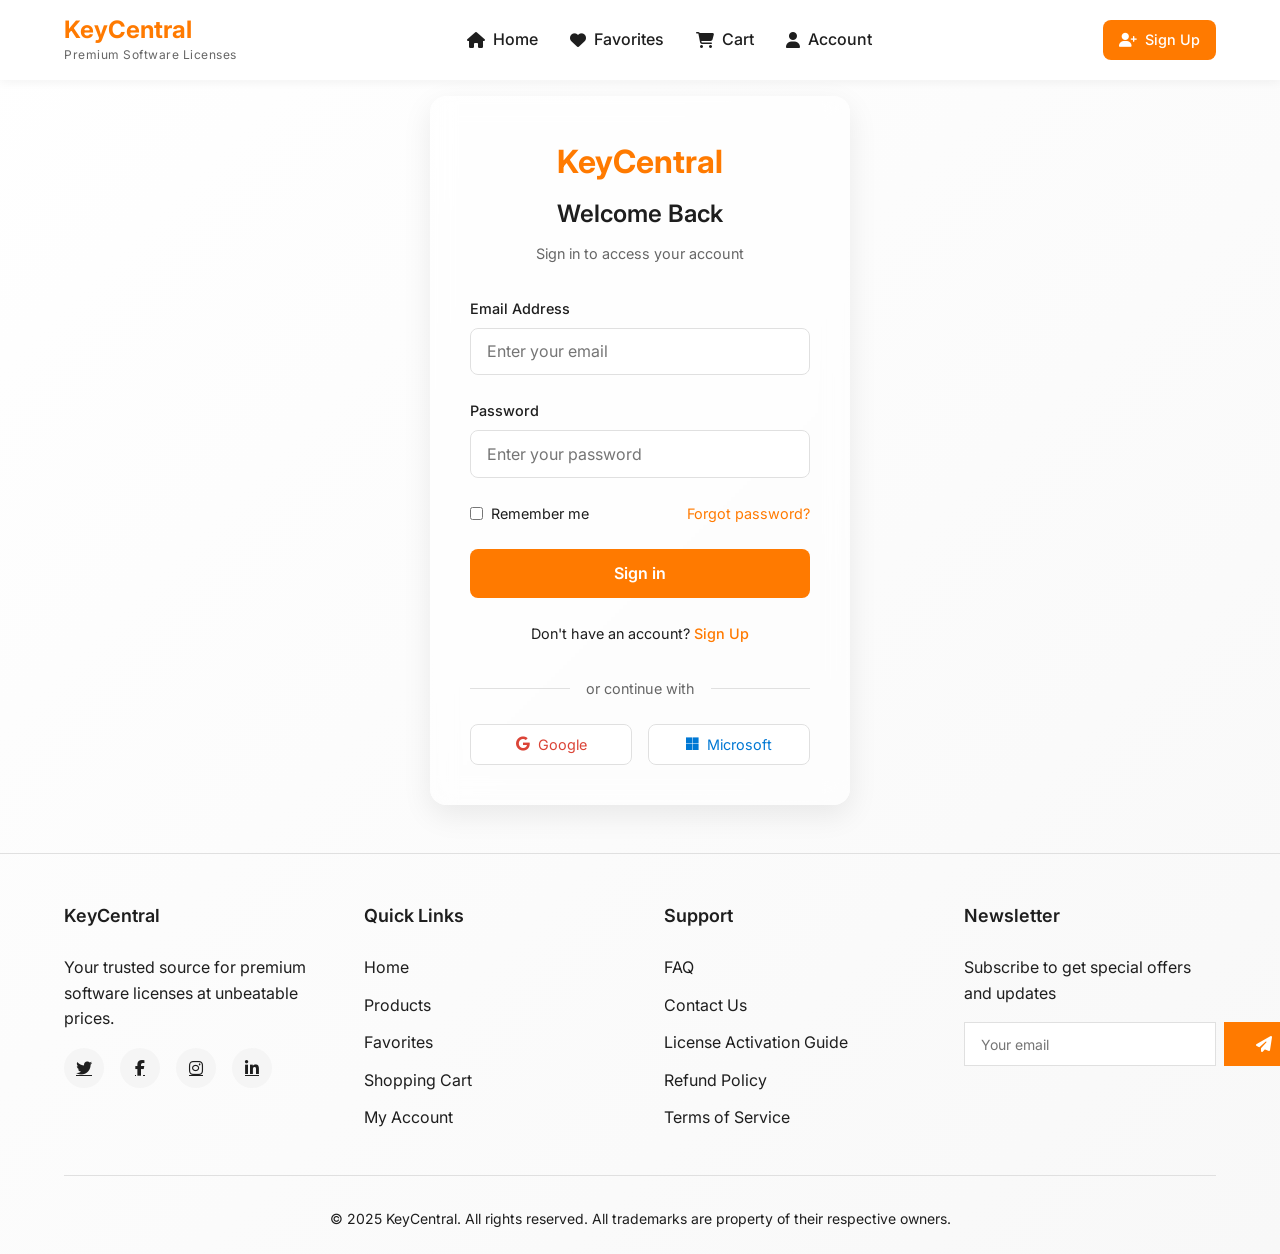
<file: users/login.html>
<!DOCTYPE html>
<html lang="en">

<head>
    <meta charset="UTF-8">
    <meta name="viewport" content="width=device-width, initial-scale=1.0">
    <title>Login - KeyCentral</title>
    <link href="https://fonts.googleapis.com/css2?family=Inter:wght@300;400;500;600;700&display=swap" rel="stylesheet">
    <link rel="stylesheet" href="https://cdnjs.cloudflare.com/ajax/libs/font-awesome/6.4.0/css/all.min.css">
    <!-- CSS Files -->
    <link rel="stylesheet" href="../css/navbar.css">
    <link rel="stylesheet" href="../css/login.css">
    <link rel="stylesheet" href="../css/footer.css">
</head>

<body>
    <!-- Consistent Navigation Bar -->
    <nav class="navbar">
        <a href="landing.html" class="logo">
            <div>
                <div class="logo-text">KeyCentral</div>
                <div class="logo-tagline">Premium Software Licenses</div>
            </div>
        </a>

        <button class="mobile-toggle" id="mobileToggle">
            <i class="fas fa-bars"></i>
        </button>

        <div class="nav-links" id="navLinks">
            <a href="landing.html">
                <i class="fas fa-home"></i>
                <span>Home</span>
            </a>
            <a href="favorites.html">
                <i class="fas fa-heart"></i>
                <span>Favorites</span>
            </a>
            <a href="cart.html">
                <i class="fas fa-shopping-cart"></i>
                <span>Cart</span>
            </a>
            <a href="accountDetails.html">
                <i class="fas fa-user"></i>
                <span>Account</span>
            </a>
        </div>

        <div class="nav-actions">
            <a href="signup.html" class="action-btn action-primary">
                <i class="fas fa-user-plus"></i>
                <span>Sign Up</span>
            </a>
        </div>
    </nav>

    <!-- Main Content -->
    <div class="main-content">
        <div class="background-image"></div>

        <div class="login-container">
            <div class="login-header">
                <div class="login-logo">KeyCentral</div>
                <h1 class="login-title">Welcome Back</h1>
                <p class="login-subtitle">Sign in to access your account</p>
            </div>

            <form class="login-form">
                <div class="form-group">
                    <label for="email" class="form-label">Email Address</label>
                    <input type="email" id="email" class="form-input" placeholder="Enter your email" required>
                </div>

                <div class="form-group">
                    <label for="password" class="form-label">Password</label>
                    <input type="password" id="password" class="form-input" placeholder="Enter your password" required>
                </div>

                <div class="form-options">
                    <div class="remember-me">
                        <input type="checkbox" id="remember">
                        <label for="remember">Remember me</label>
                    </div>
                    <a href="forgot-password.html" class="forgot-password">Forgot password?</a>
                </div>

                <button type="submit" class="login-btn-form">Sign in</button>

                <div class="register-link">
                    Don't have an account? <a href="signup.html">Sign Up</a>
                </div>

                <div class="divider">
                    <div class="divider-line"></div>
                    <div class="divider-text">or continue with</div>
                    <div class="divider-line"></div>
                </div>

                <div class="social-login">
                    <button type="button" class="social-btn google">
                        <i class="fab fa-google"></i>
                        Google
                    </button>
                    <button type="button" class="social-btn microsoft">
                        <i class="fab fa-microsoft"></i>
                        Microsoft
                    </button>
                </div>
            </form>
        </div>
    </div>

    <footer>
        <div class="footer-content">
            <div class="footer-column">
                <h3>KeyCentral</h3>
                <p>Your trusted source for premium software licenses at unbeatable prices.</p>
                <div class="social-links">
                    <a href="#"><i class="fab fa-twitter"></i></a>
                    <a href="#"><i class="fab fa-facebook-f"></i></a>
                    <a href="#"><i class="fab fa-instagram"></i></a>
                    <a href="#"><i class="fab fa-linkedin-in"></i></a>
                </div>
            </div>
            <div class="footer-column">
                <h3>Quick Links</h3>
                <ul class="footer-links">
                    <li><a href="index.html">Home</a></li>
                    <li><a href="#products">Products</a></li>
                    <li><a href="favorites.html">Favorites</a></li>
                    <li><a href="cart.html">Shopping Cart</a></li>
                    <li><a href="account.html">My Account</a></li>
                </ul>
            </div>
            <div class="footer-column">
                <h3>Support</h3>
                <ul class="footer-links">
                    <li><a href="#">FAQ</a></li>
                    <li><a href="#">Contact Us</a></li>
                    <li><a href="#">License Activation Guide</a></li>
                    <li><a href="#">Refund Policy</a></li>
                    <li><a href="#">Terms of Service</a></li>
                </ul>
            </div>
            <div class="footer-column">
                <h3>Newsletter</h3>
                <p>Subscribe to get special offers and updates</p>
                <form class="newsletter-form" id="newsletterForm">
                    <input type="email" class="newsletter-input" placeholder="Your email" required>
                    <button type="submit" class="btn btn-primary">
                        <i class="fas fa-paper-plane"></i>
                    </button>
                </form>
            </div>
        </div>
        <div class="footer-bottom">
            <p>© 2025 KeyCentral. All rights reserved. All trademarks are property of their respective owners.</p>
        </div>
    </footer>

    <!-- JavaScript Files -->
    <script src="../js/navbar.js"></script>
    <script src="../js/login.js"></script>
</body>

</html>
</file>
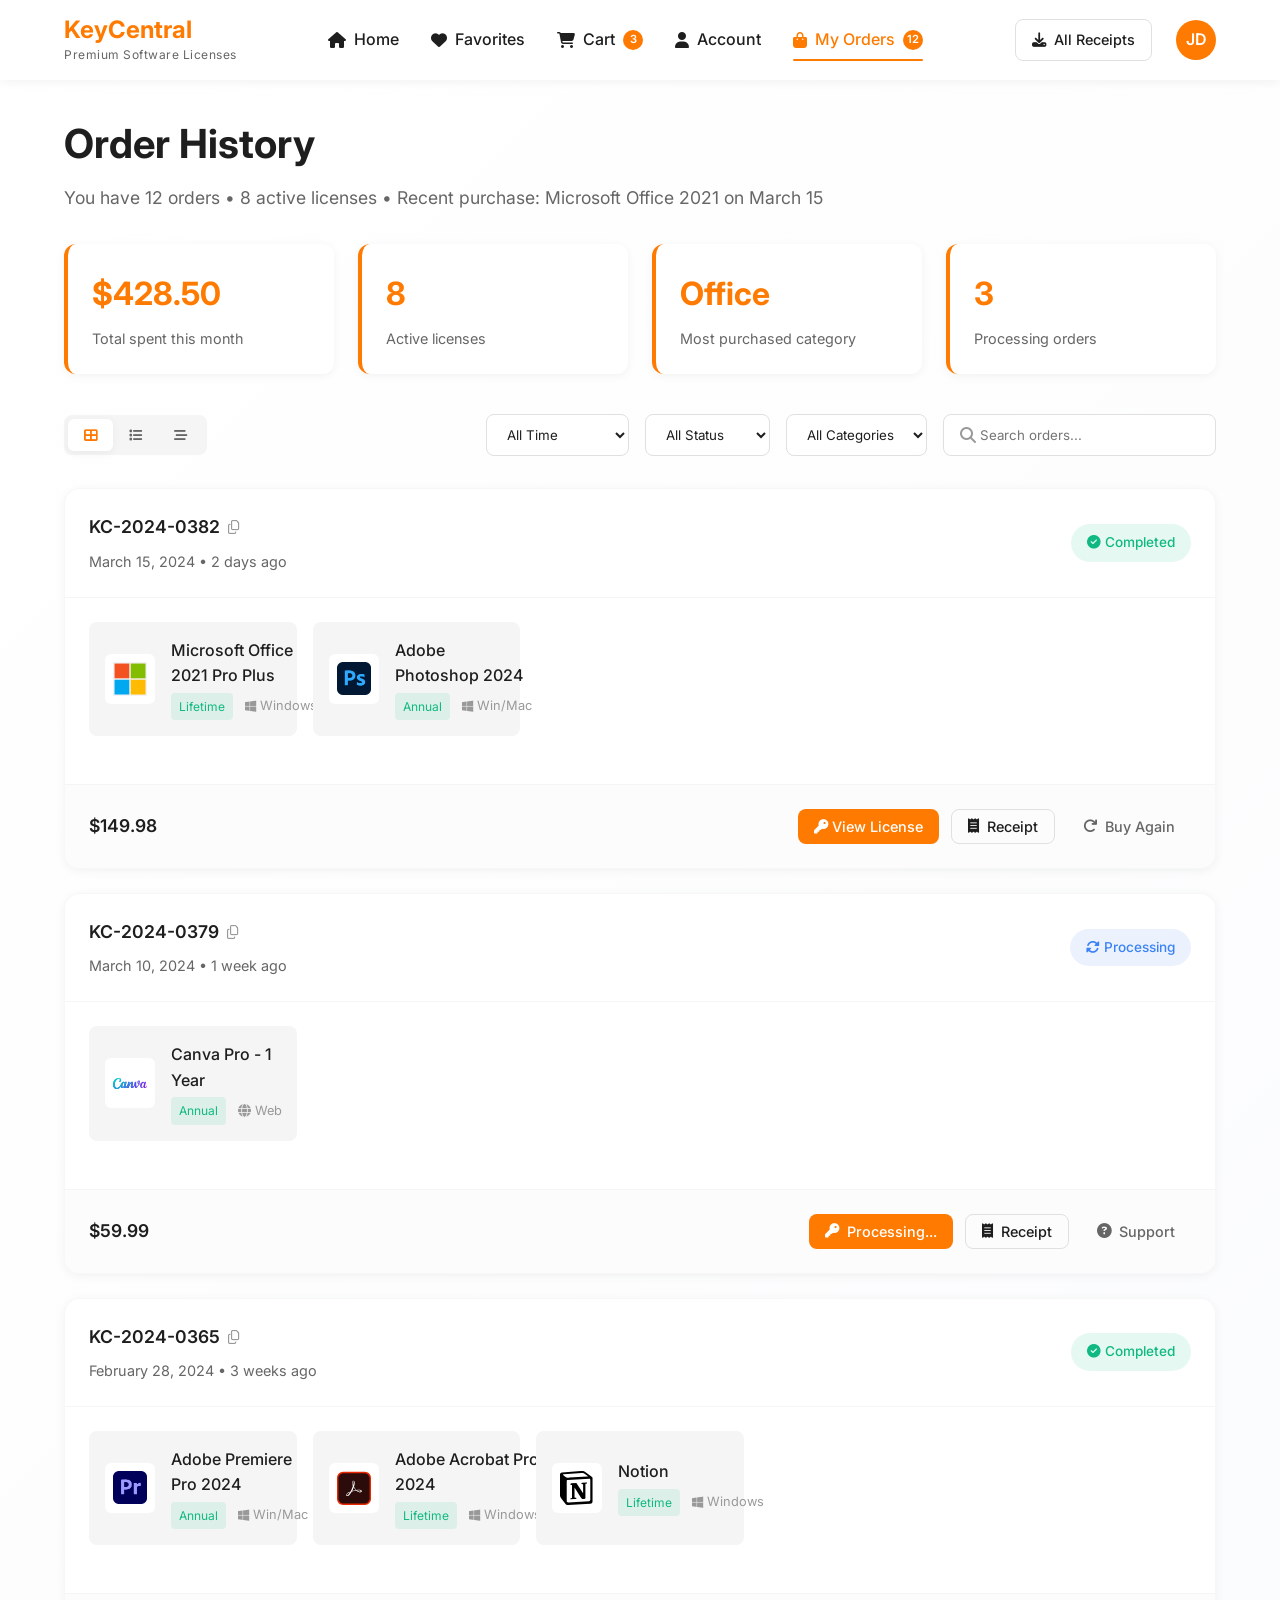
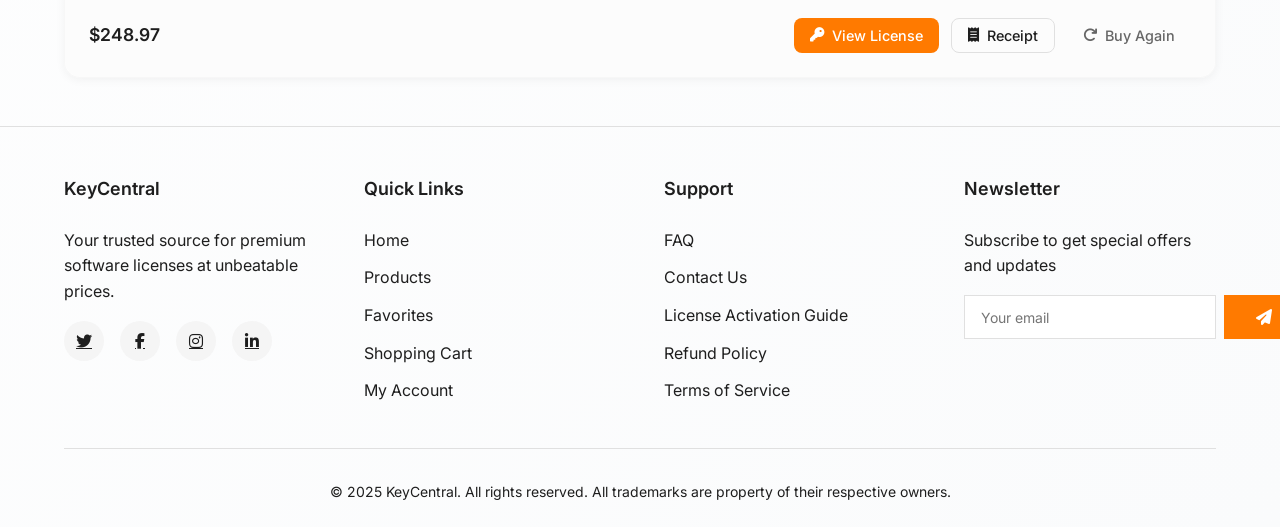
<file: users/orders.html>
<!DOCTYPE html>
<html lang="en">

<head>
    <meta charset="UTF-8">
    <meta name="viewport" content="width=device-width, initial-scale=1.0">
    <title>My Orders - KeyCentral</title>
    <link href="https://fonts.googleapis.com/css2?family=Inter:wght@300;400;500;600;700&display=swap" rel="stylesheet">
    <link rel="stylesheet" href="https://cdnjs.cloudflare.com/ajax/libs/font-awesome/6.4.0/css/all.min.css">
    <!-- CSS Files -->
    <link rel="stylesheet" href="../css/navbar.css">
    <link rel="stylesheet" href="../css/orders.css">
    <link rel="stylesheet" href="../css/footer.css">
</head>

<body>
    <!-- Consistent Navigation Bar -->
    <nav class="navbar">
        <a href="dashboard.html" class="logo">
            <div>
                <div class="logo-text">KeyCentral</div>
                <div class="logo-tagline">Premium Software Licenses</div>
            </div>
        </a>

        <button class="mobile-toggle" id="mobileToggle">
            <i class="fas fa-bars"></i>
        </button>

        <div class="nav-links" id="navLinks">
            <a href="dashboard.html">
                <i class="fas fa-home"></i>
                <span>Home</span>
            </a>
            <a href="favorites.html">
                <i class="fas fa-heart"></i>
                <span>Favorites</span>
            </a>
            <a href="cart.html">
                <i class="fas fa-shopping-cart"></i>
                <span>Cart</span>
                <span class="nav-badge">3</span>
            </a>
            <a href="accountDetails.html">
                <i class="fas fa-user"></i>
                <span>Account</span>
            </a>
            <a href="orders.html" class="active">
                <i class="fas fa-shopping-bag"></i>
                <span>My Orders</span>
                <span class="nav-badge">12</span>
            </a>
        </div>

        <div class="nav-actions">
            <a href="download-receipts.html" class="action-btn action-secondary">
                <i class="fas fa-download"></i>
                <span>All Receipts</span>
            </a>
            <div class="user-avatar">JD</div>
        </div>
    </nav>

    <!-- Main Content -->
    <div class="main-content">
        <!-- Page Header -->
        <div class="page-header">
            <h1 class="page-title">Order History</h1>
            <p class="page-subtitle">You have 12 orders • 8 active licenses • Recent purchase: Microsoft Office 2021 on
                March 15</p>

            <div class="stats-grid">
                <div class="stat-card">
                    <div class="stat-value">$428.50</div>
                    <div class="stat-label">Total spent this month</div>
                </div>
                <div class="stat-card">
                    <div class="stat-value">8</div>
                    <div class="stat-label">Active licenses</div>
                </div>
                <div class="stat-card">
                    <div class="stat-value">Office</div>
                    <div class="stat-label">Most purchased category</div>
                </div>
                <div class="stat-card">
                    <div class="stat-value">3</div>
                    <div class="stat-label">Processing orders</div>
                </div>
            </div>
        </div>

        <!-- Controls Bar -->
        <div class="controls-bar">
            <div class="view-toggle">
                <button class="view-btn active" data-view="card">
                    <i class="fas fa-th-large"></i>
                </button>
                <button class="view-btn" data-view="table">
                    <i class="fas fa-list"></i>
                </button>
                <button class="view-btn" data-view="timeline">
                    <i class="fas fa-stream"></i>
                </button>
            </div>

            <div class="filters-bar">
                <select class="filter-select" id="time-filter">
                    <option value="all">All Time</option>
                    <option value="30days">Last 30 Days</option>
                    <option value="3months">Last 3 Months</option>
                    <option value="1year">Last Year</option>
                </select>

                <select class="filter-select" id="status-filter">
                    <option value="all">All Status</option>
                    <option value="completed">Completed</option>
                    <option value="processing">Processing</option>
                    <option value="pending">Pending</option>
                    <option value="failed">Failed</option>
                </select>

                <select class="filter-select" id="category-filter">
                    <option value="all">All Categories</option>
                    <option value="office">Office</option>
                    <option value="creative">Creative</option>
                    <option value="security">Security</option>
                    <option value="utility">Utility</option>
                </select>

                <div class="search-box">
                    <i class="fas fa-search"></i>
                    <input type="text" placeholder="Search orders...">
                </div>
            </div>
        </div>

        <!-- Orders Container -->
        <div class="orders-container" id="orders-container">
            <!-- Order Card 1 -->
            <div class="order-card">
                <div class="order-header">
                    <div class="order-info">
                        <div class="order-id">
                            KC-2024-0382
                            <button class="copy-btn" title="Copy Order ID">
                                <i class="far fa-copy"></i>
                            </button>
                        </div>
                        <div class="order-date">March 15, 2024 • 2 days ago</div>
                    </div>
                    <div class="order-status status-completed">
                        <i class="fas fa-check-circle"></i> Completed
                    </div>
                </div>

                <div class="order-content">
                    <div class="products-grid">
                        <div class="product-item">
                            <img src="../images/microsoft.png" alt="Microsoft Office" class="product-image">
                            <div class="product-details">
                                <div class="product-name">Microsoft Office 2021 Pro Plus</div>
                                <div class="product-meta">
                                    <span class="license-badge">Lifetime</span>
                                    <span class="platform-badge">
                                        <i class="fab fa-windows"></i> Windows
                                    </span>
                                </div>
                            </div>
                        </div>

                        <div class="product-item">
                            <img src="../images/adobePhotoshop.png" alt="Adobe Photoshop" class="product-image">
                            <div class="product-details">
                                <div class="product-name">Adobe Photoshop 2024</div>
                                <div class="product-meta">
                                    <span class="license-badge">Annual</span>
                                    <span class="platform-badge">
                                        <i class="fab fa-windows"></i> Win/Mac
                                    </span>
                                </div>
                            </div>
                        </div>
                    </div>
                </div>

                <div class="order-footer">
                    <div class="order-total">$149.98</div>
                    <div class="order-actions">
                        <button class="action-btn action-primary">
                            <a href="../users/keyViewer.html" style="text-decoration: none; color: rgb(255, 255, 255);">
                                <i class="fas fa-key"></i> View License
                            </a>
                        </button>
                        <button class="action-btn action-secondary">
                            <i class="fas fa-receipt"></i> Receipt
                        </button>
                        <button class="action-btn action-tertiary">
                            <i class="fas fa-redo"></i> Buy Again
                        </button>
                    </div>
                </div>
            </div>

            <!-- Order Card 2 -->
            <div class="order-card">
                <div class="order-header">
                    <div class="order-info">
                        <div class="order-id">
                            KC-2024-0379
                            <button class="copy-btn" title="Copy Order ID">
                                <i class="far fa-copy"></i>
                            </button>
                        </div>
                        <div class="order-date">March 10, 2024 • 1 week ago</div>
                    </div>
                    <div class="order-status status-processing">
                        <i class="fas fa-sync-alt"></i> Processing
                    </div>
                </div>

                <div class="order-content">
                    <div class="products-grid">
                        <div class="product-item">
                            <img src="../images/canva.svg" alt="Canva Pro" class="product-image">
                            <div class="product-details">
                                <div class="product-name">Canva Pro - 1 Year</div>
                                <div class="product-meta">
                                    <span class="license-badge">Annual</span>
                                    <span class="platform-badge">
                                        <i class="fas fa-globe"></i> Web
                                    </span>
                                </div>
                            </div>
                        </div>
                    </div>
                </div>

                <div class="order-footer">
                    <div class="order-total">$59.99</div>
                    <div class="order-actions">
                        <button class="action-btn action-primary" disabled>
                            <i class="fas fa-key"></i> Processing...
                        </button>
                        <button class="action-btn action-secondary">
                            <i class="fas fa-receipt"></i> Receipt
                        </button>
                        <button class="action-btn action-tertiary">
                            <i class="fas fa-question-circle"></i> Support
                        </button>
                    </div>
                </div>
            </div>

            <!-- Order Card 3 -->
            <div class="order-card">
                <div class="order-header">
                    <div class="order-info">
                        <div class="order-id">
                            KC-2024-0365
                            <button class="copy-btn" title="Copy Order ID">
                                <i class="far fa-copy"></i>
                            </button>
                        </div>
                        <div class="order-date">February 28, 2024 • 3 weeks ago</div>
                    </div>
                    <div class="order-status status-completed">
                        <i class="fas fa-check-circle"></i> Completed
                    </div>
                </div>

                <div class="order-content">
                    <div class="products-grid">
                        <div class="product-item">
                            <img src="../images/adobePremiere.png" alt="Adobe Premiere Pro" class="product-image">
                            <div class="product-details">
                                <div class="product-name">Adobe Premiere Pro 2024</div>
                                <div class="product-meta">
                                    <span class="license-badge">Annual</span>
                                    <span class="platform-badge">
                                        <i class="fab fa-windows"></i> Win/Mac
                                    </span>
                                </div>
                            </div>
                        </div>

                        <div class="product-item">
                            <img src="../images/adobeAcrobat.svg" alt="Adobe Acrobat Pro" class="product-image">
                            <div class="product-details">
                                <div class="product-name">Adobe Acrobat Pro 2024</div>
                                <div class="product-meta">
                                    <span class="license-badge">Lifetime</span>
                                    <span class="platform-badge">
                                        <i class="fab fa-windows"></i> Windows
                                    </span>
                                </div>
                            </div>
                        </div>

                        <div class="product-item">
                            <img src="../images/notion.svg" alt="Notion" class="product-image">
                            <div class="product-details">
                                <div class="product-name">Notion</div>
                                <div class="product-meta">
                                    <span class="license-badge">Lifetime</span>
                                    <span class="platform-badge">
                                        <i class="fab fa-windows"></i> Windows
                                    </span>
                                </div>
                            </div>
                        </div>
                    </div>
                </div>

                <div class="order-footer">
                    <div class="order-total">$248.97</div>
                    <div class="order-actions">
                        <button class="action-btn action-primary">
                            <i class="fas fa-key"></i> View License
                        </button>
                        <button class="action-btn action-secondary">
                            <i class="fas fa-receipt"></i> Receipt
                        </button>
                        <button class="action-btn action-tertiary">
                            <i class="fas fa-redo"></i> Buy Again
                        </button>
                    </div>
                </div>
            </div>
        </div>

        <!-- Empty State (Hidden by default) -->
        <div class="empty-state" id="empty-state" style="display: none;">
            <div class="empty-icon">
                <i class="fas fa-shopping-bag"></i>
            </div>
            <h2 class="empty-title">Ready to build your digital toolkit?</h2>
            <p class="empty-description">
                You haven't made any purchases yet. Explore our catalog of genuine software licenses
                and start building your collection today.
            </p>
            <div class="empty-actions">
                <button class="action-btn action-primary">
                    <i class="fas fa-rocket"></i> Explore Products
                </button>
                <button class="action-btn action-secondary">
                    <i class="fas fa-fire"></i> View Deals
                </button>
            </div>
        </div>
    </div>

    <!-- Toast Notifications -->
    <div class="toast-container" id="toast-container">
        <!-- Toasts will be added here dynamically -->
    </div>

    <footer>
        <div class="footer-content">
            <div class="footer-column">
                <h3>KeyCentral</h3>
                <p>Your trusted source for premium software licenses at unbeatable prices.</p>
                <div class="social-links">
                    <a href="#"><i class="fab fa-twitter"></i></a>
                    <a href="#"><i class="fab fa-facebook-f"></i></a>
                    <a href="#"><i class="fab fa-instagram"></i></a>
                    <a href="#"><i class="fab fa-linkedin-in"></i></a>
                </div>
            </div>
            <div class="footer-column">
                <h3>Quick Links</h3>
                <ul class="footer-links">
                    <li><a href="index.html">Home</a></li>
                    <li><a href="#products">Products</a></li>
                    <li><a href="favorites.html">Favorites</a></li>
                    <li><a href="cart.html">Shopping Cart</a></li>
                    <li><a href="account.html">My Account</a></li>
                </ul>
            </div>
            <div class="footer-column">
                <h3>Support</h3>
                <ul class="footer-links">
                    <li><a href="#">FAQ</a></li>
                    <li><a href="#">Contact Us</a></li>
                    <li><a href="#">License Activation Guide</a></li>
                    <li><a href="#">Refund Policy</a></li>
                    <li><a href="#">Terms of Service</a></li>
                </ul>
            </div>
            <div class="footer-column">
                <h3>Newsletter</h3>
                <p>Subscribe to get special offers and updates</p>
                <form class="newsletter-form" id="newsletterForm">
                    <input type="email" class="newsletter-input" placeholder="Your email" required>
                    <button type="submit" class="btn btn-primary">
                        <i class="fas fa-paper-plane"></i>
                    </button>
                </form>
            </div>
        </div>
        <div class="footer-bottom">
            <p>© 2025 KeyCentral. All rights reserved. All trademarks are property of their respective owners.</p>
        </div>
    </footer>

    <!-- JavaScript Files -->
    <script src="../js/navbar.js"></script>
    <script src="../js/orders.js"></script>
</body>

</html>
</file>
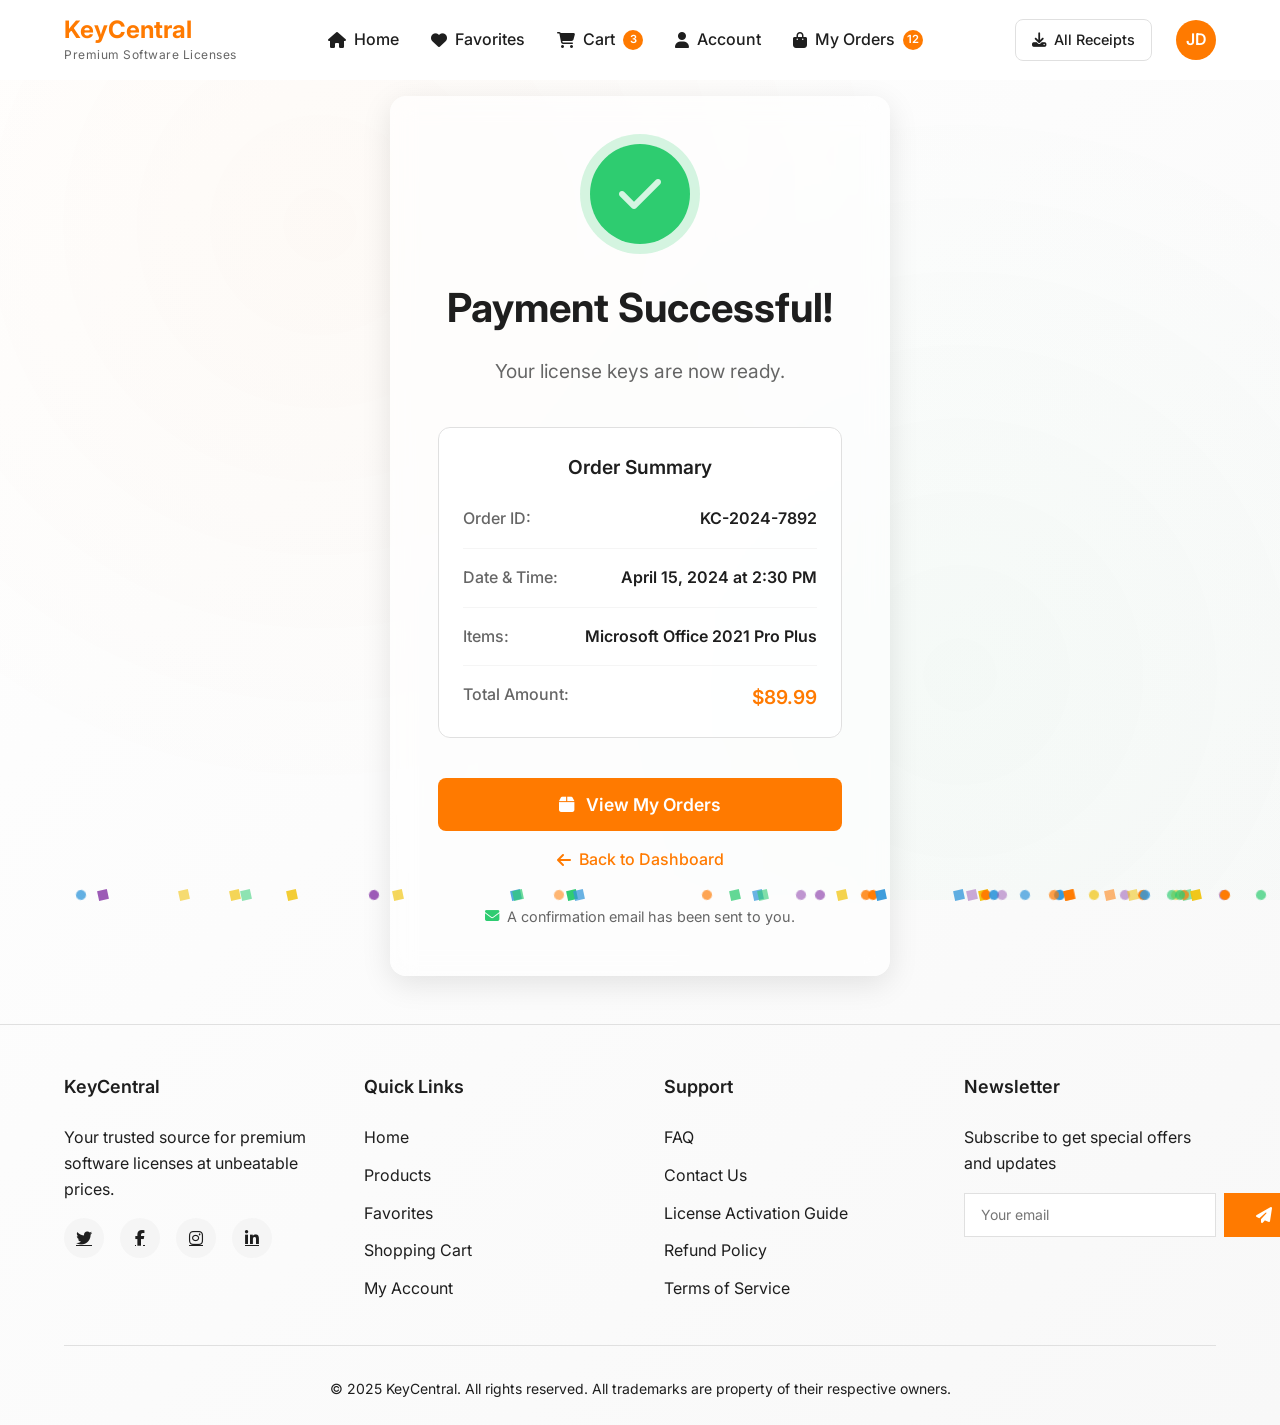
<file: users/orderSuccess.html>
<!DOCTYPE html>
<html lang="en">

<head>
    <meta charset="UTF-8">
    <meta name="viewport" content="width=device-width, initial-scale=1.0">
    <title>Order Successful - KeyCentral</title>
    <link href="https://fonts.googleapis.com/css2?family=Inter:wght@300;400;500;600;700&display=swap" rel="stylesheet">
    <link rel="stylesheet" href="https://cdnjs.cloudflare.com/ajax/libs/font-awesome/6.4.0/css/all.min.css">
    <!-- CSS Files -->
    <link rel="stylesheet" href="../css/navbar.css">
    <link rel="stylesheet" href="../css/orderSuccess.css">
    <link rel="stylesheet" href="../css/footer.css">
</head>

<body>
    <!-- Background Pattern -->
    <div class="background-pattern"></div>

    <!-- Consistent Navigation Bar -->
    <nav class="navbar">
        <a href="dashboard.html" class="logo">
            <div>
                <div class="logo-text">KeyCentral</div>
                <div class="logo-tagline">Premium Software Licenses</div>
            </div>
        </a>

        <button class="mobile-toggle" id="mobileToggle">
            <i class="fas fa-bars"></i>
        </button>

        <div class="nav-links" id="navLinks">
            <a href="dashboard.html">
                <i class="fas fa-home"></i>
                <span>Home</span>
            </a>
            <a href="favorites.html">
                <i class="fas fa-heart"></i>
                <span>Favorites</span>
            </a>
            <a href="cart.html">
                <i class="fas fa-shopping-cart"></i>
                <span>Cart</span>
                <span class="nav-badge">3</span>
            </a>
            <a href="accountDetails.html">
                <i class="fas fa-user"></i>
                <span>Account</span>
            </a>
            <a href="orders.html">
                <i class="fas fa-shopping-bag"></i>
                <span>My Orders</span>
                <span class="nav-badge">12</span>
            </a>
        </div>

        <div class="nav-actions">
            <a href="download-receipts.html" class="action-btn action-secondary">
                <i class="fas fa-download"></i>
                <span>All Receipts</span>
            </a>
            <div class="user-avatar">JD</div>
        </div>
    </nav>

    <!-- Main Content -->
    <div class="main-content">
        <div class="success-card">
            <div class="success-icon">
                <i class="fas fa-check"></i>
            </div>

            <h1 class="success-title">Payment Successful!</h1>
            <p class="success-subtitle">Your license keys are now ready.</p>

            <div class="order-summary">
                <h3 class="summary-title">Order Summary</h3>

                <div class="summary-item">
                    <span class="summary-label">Order ID:</span>
                    <span class="summary-value">KC-2024-7892</span>
                </div>

                <div class="summary-item">
                    <span class="summary-label">Date & Time:</span>
                    <span class="summary-value">April 15, 2024 at 2:30 PM</span>
                </div>

                <div class="summary-item">
                    <span class="summary-label">Items:</span>
                    <span class="summary-value">Microsoft Office 2021 Pro Plus</span>
                </div>

                <div class="summary-item">
                    <span class="summary-label">Total Amount:</span>
                    <span class="summary-value total">$89.99</span>
                </div>
            </div>

            <div class="action-buttons">
                <button class="view-orders-btn" id="viewOrdersBtn">
                    <i class="fas fa-box"></i>
                    View My Orders
                </button>

                <a href="dashboard.html" class="back-to-dashboard">
                    <i class="fas fa-arrow-left"></i>
                    Back to Dashboard
                </a>
            </div>

            <div class="email-notice">
                <i class="fas fa-envelope"></i>
                <span>A confirmation email has been sent to you.</span>
            </div>
        </div>
    </div>

    <footer>
        <div class="footer-content">
            <div class="footer-column">
                <h3>KeyCentral</h3>
                <p>Your trusted source for premium software licenses at unbeatable prices.</p>
                <div class="social-links">
                    <a href="#"><i class="fab fa-twitter"></i></a>
                    <a href="#"><i class="fab fa-facebook-f"></i></a>
                    <a href="#"><i class="fab fa-instagram"></i></a>
                    <a href="#"><i class="fab fa-linkedin-in"></i></a>
                </div>
            </div>
            <div class="footer-column">
                <h3>Quick Links</h3>
                <ul class="footer-links">
                    <li><a href="index.html">Home</a></li>
                    <li><a href="#products">Products</a></li>
                    <li><a href="favorites.html">Favorites</a></li>
                    <li><a href="cart.html">Shopping Cart</a></li>
                    <li><a href="account.html">My Account</a></li>
                </ul>
            </div>
            <div class="footer-column">
                <h3>Support</h3>
                <ul class="footer-links">
                    <li><a href="#">FAQ</a></li>
                    <li><a href="#">Contact Us</a></li>
                    <li><a href="#">License Activation Guide</a></li>
                    <li><a href="#">Refund Policy</a></li>
                    <li><a href="#">Terms of Service</a></li>
                </ul>
            </div>
            <div class="footer-column">
                <h3>Newsletter</h3>
                <p>Subscribe to get special offers and updates</p>
                <form class="newsletter-form" id="newsletterForm">
                    <input type="email" class="newsletter-input" placeholder="Your email" required>
                    <button type="submit" class="btn btn-primary">
                        <i class="fas fa-paper-plane"></i>
                    </button>
                </form>
            </div>
        </div>
        <div class="footer-bottom">
            <p>© 2025 KeyCentral. All rights reserved. All trademarks are property of their respective owners.</p>
        </div>
    </footer>

    <!-- JavaScript Files -->
    <script src="../js/navbar.js"></script>
    <script src="../js/orderSuccess.js"></script>
</body>

</html>
</file>
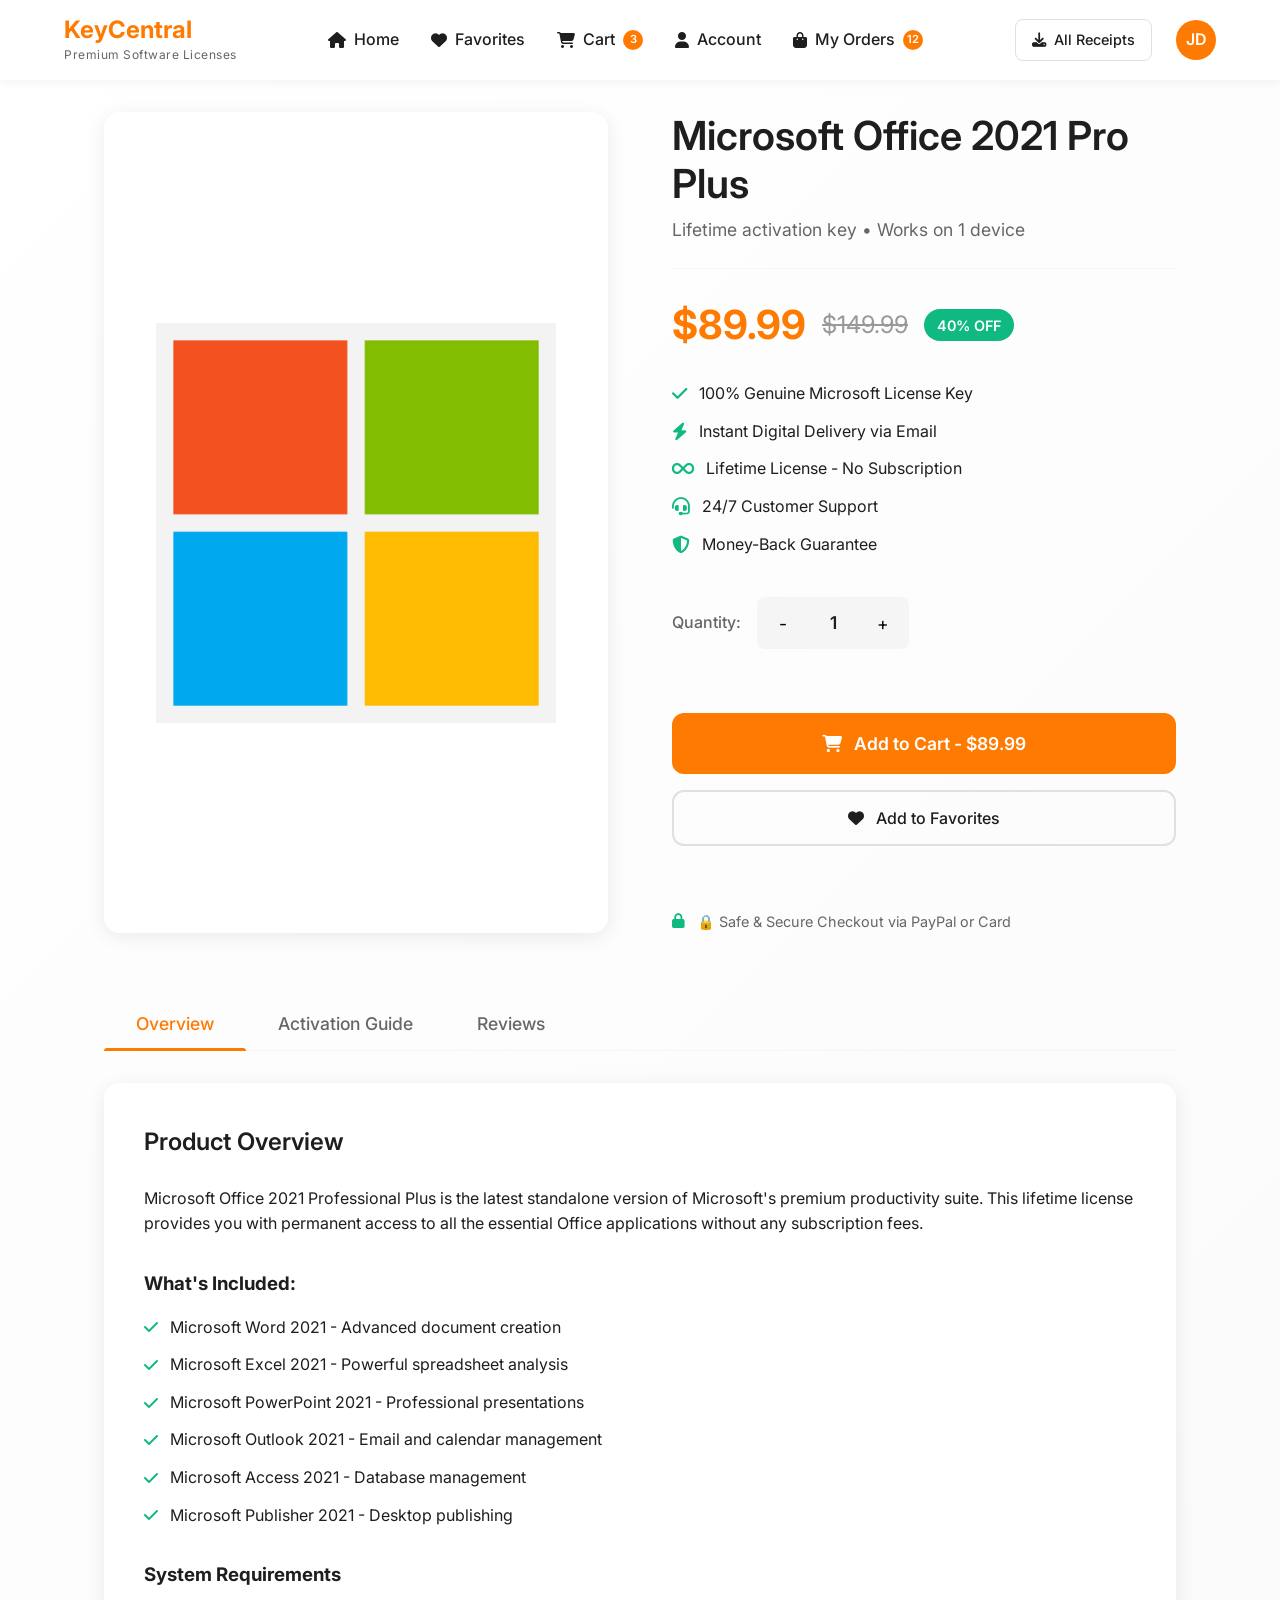
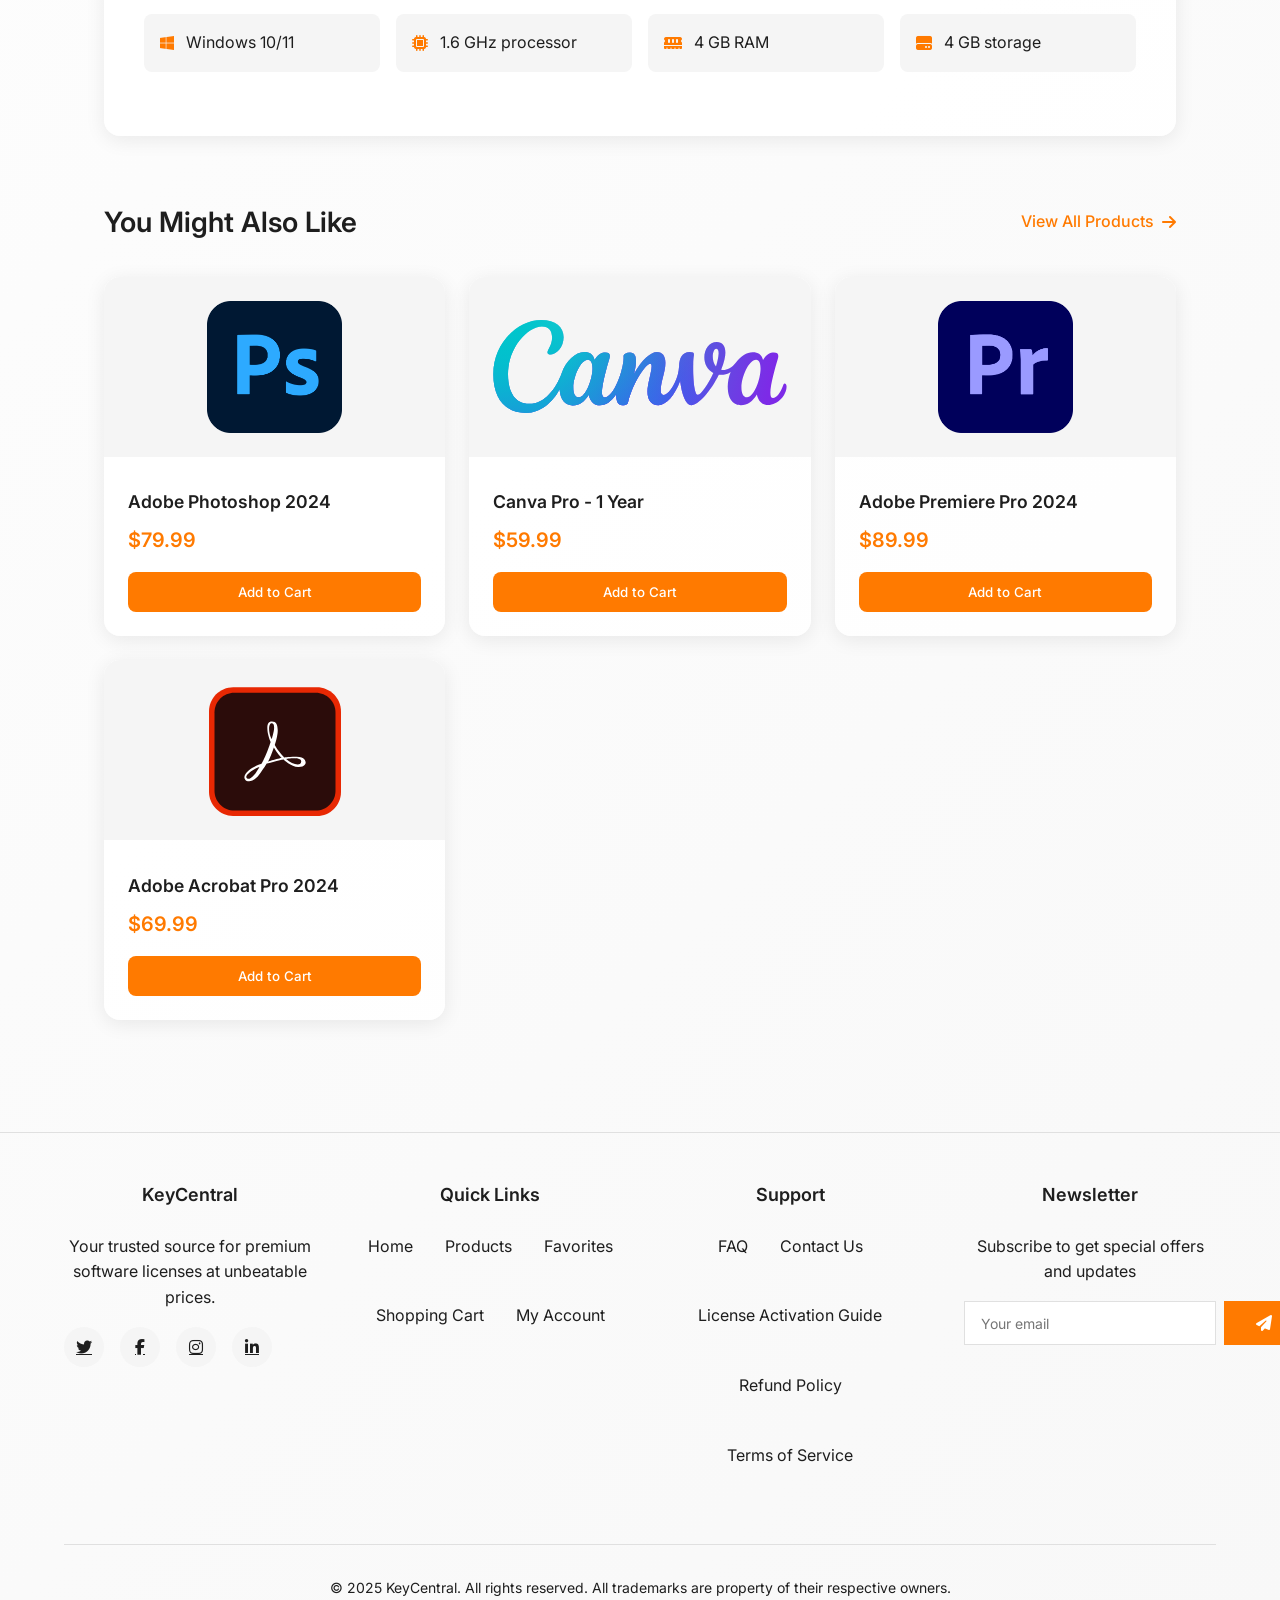
<file: users/productDetails.html>
<!DOCTYPE html>
<html lang="en">

<head>
    <meta charset="UTF-8">
    <meta name="viewport" content="width=device-width, initial-scale=1.0">
    <title>Microsoft Office 2021 Pro Plus - KeyCentral</title>
    <link href="https://fonts.googleapis.com/css2?family=Inter:wght@300;400;500;600;700&display=swap" rel="stylesheet">
    <link rel="stylesheet" href="https://cdnjs.cloudflare.com/ajax/libs/font-awesome/6.4.0/css/all.min.css">
    <!-- CSS Files -->
    <link rel="stylesheet" href="../css/navbar.css">
    <link rel="stylesheet" href="../css/productDetails.css">
    <link rel="stylesheet" href="../css/footer.css">
</head>

<body>
    <!-- Consistent Navigation Bar -->
    <nav class="navbar">
        <a href="dashboard.html" class="logo">
            <div>
                <div class="logo-text">KeyCentral</div>
                <div class="logo-tagline">Premium Software Licenses</div>
            </div>
        </a>

        <button class="mobile-toggle" id="mobileToggle">
            <i class="fas fa-bars"></i>
        </button>

        <div class="nav-links" id="navLinks">
            <a href="dashboard.html">
                <i class="fas fa-home"></i>
                <span>Home</span>
            </a>
            <a href="favorites.html">
                <i class="fas fa-heart"></i>
                <span>Favorites</span>
            </a>
            <a href="cart.html">
                <i class="fas fa-shopping-cart"></i>
                <span>Cart</span>
                <span class="nav-badge">3</span>
            </a>
            <a href="accountDetails.html">
                <i class="fas fa-user"></i>
                <span>Account</span>
            </a>
            <a href="orders.html">
                <i class="fas fa-shopping-bag"></i>
                <span>My Orders</span>
                <span class="nav-badge">12</span>
            </a>
        </div>

        <div class="nav-actions">
            <a href="download-receipts.html" class="action-btn action-secondary">
                <i class="fas fa-download"></i>
                <span>All Receipts</span>
            </a>
            <div class="user-avatar">JD</div>
        </div>
    </nav>

    <!-- Main Content -->
    <div class="main-content">
        <!-- Product Section -->
        <div class="product-layout">
            <div class="product-image-container">
                <img src="../images/microsoft.png" alt="Microsoft Office 2021 Pro Plus" class="product-image">
            </div>

            <div class="product-info">
                <div class="product-header">
                    <h1 class="product-title">Microsoft Office 2021 Pro Plus</h1>
                    <p class="product-description">Lifetime activation key • Works on 1 device</p>
                </div>

                <div class="product-pricing">
                    <div class="current-price">$89.99</div>
                    <div class="original-price">$149.99</div>
                    <div class="discount-badge">40% OFF</div>
                </div>

                <div class="key-features">
                    <div class="feature-item">
                        <i class="fas fa-check feature-icon"></i>
                        <span>100% Genuine Microsoft License Key</span>
                    </div>
                    <div class="feature-item">
                        <i class="fas fa-bolt feature-icon"></i>
                        <span>Instant Digital Delivery via Email</span>
                    </div>
                    <div class="feature-item">
                        <i class="fas fa-infinity feature-icon"></i>
                        <span>Lifetime License - No Subscription</span>
                    </div>
                    <div class="feature-item">
                        <i class="fas fa-headset feature-icon"></i>
                        <span>24/7 Customer Support</span>
                    </div>
                    <div class="feature-item">
                        <i class="fas fa-shield-alt feature-icon"></i>
                        <span>Money-Back Guarantee</span>
                    </div>
                </div>

                <div class="quantity-selector">
                    <span class="quantity-label">Quantity:</span>
                    <div class="quantity-controls">
                        <button class="quantity-btn decrease">-</button>
                        <span class="quantity-value">1</span>
                        <button class="quantity-btn increase">+</button>
                    </div>
                </div>

                <div class="product-actions">
                    <button class="add-to-cart-btn">
                        <i class="fas fa-shopping-cart"></i>
                        Add to Cart - $89.99
                    </button>
                    <button class="favorite-btn">
                        <i class="fas fa-heart"></i>
                        Add to Favorites
                    </button>
                </div>

                <div class="secure-payment">
                    <i class="fas fa-lock secure-icon"></i>
                    <span>🔒 Safe & Secure Checkout via PayPal or Card</span>
                </div>
            </div>
        </div>

        <!-- Product Tabs -->
        <div class="product-tabs">
            <div class="tabs-header">
                <button class="tab-btn active" data-tab="overview">Overview</button>
                <button class="tab-btn" data-tab="activation">Activation Guide</button>
                <button class="tab-btn" data-tab="reviews">Reviews</button>
            </div>

            <div class="tab-content active" id="overview-tab">
                <div class="tab-section">
                    <h2 class="tab-title">Product Overview</h2>
                    <p>Microsoft Office 2021 Professional Plus is the latest standalone version of Microsoft's premium
                        productivity suite. This lifetime license provides you with permanent access to all the
                        essential Office applications without any subscription fees.</p>

                    <h3 style="margin: 2rem 0 1rem 0; color: var(--text-primary);">What's Included:</h3>
                    <ul style="list-style: none; padding: 0; display: flex; flex-direction: column; gap: 0.75rem;">
                        <li style="display: flex; align-items: center; gap: 0.75rem;">
                            <i class="fas fa-check" style="color: var(--success);"></i>
                            <span>Microsoft Word 2021 - Advanced document creation</span>
                        </li>
                        <li style="display: flex; align-items: center; gap: 0.75rem;">
                            <i class="fas fa-check" style="color: var(--success);"></i>
                            <span>Microsoft Excel 2021 - Powerful spreadsheet analysis</span>
                        </li>
                        <li style="display: flex; align-items: center; gap: 0.75rem;">
                            <i class="fas fa-check" style="color: var(--success);"></i>
                            <span>Microsoft PowerPoint 2021 - Professional presentations</span>
                        </li>
                        <li style="display: flex; align-items: center; gap: 0.75rem;">
                            <i class="fas fa-check" style="color: var(--success);"></i>
                            <span>Microsoft Outlook 2021 - Email and calendar management</span>
                        </li>
                        <li style="display: flex; align-items: center; gap: 0.75rem;">
                            <i class="fas fa-check" style="color: var(--success);"></i>
                            <span>Microsoft Access 2021 - Database management</span>
                        </li>
                        <li style="display: flex; align-items: center; gap: 0.75rem;">
                            <i class="fas fa-check" style="color: var(--success);"></i>
                            <span>Microsoft Publisher 2021 - Desktop publishing</span>
                        </li>
                    </ul>

                    <h3 style="margin: 2rem 0 1rem 0; color: var(--text-primary);">System Requirements</h3>
                    <div class="compatibility-list">
                        <div class="compatibility-item">
                            <i class="fab fa-windows" style="color: var(--primary);"></i>
                            <span>Windows 10/11</span>
                        </div>
                        <div class="compatibility-item">
                            <i class="fas fa-microchip" style="color: var(--primary);"></i>
                            <span>1.6 GHz processor</span>
                        </div>
                        <div class="compatibility-item">
                            <i class="fas fa-memory" style="color: var(--primary);"></i>
                            <span>4 GB RAM</span>
                        </div>
                        <div class="compatibility-item">
                            <i class="fas fa-hdd" style="color: var(--primary);"></i>
                            <span>4 GB storage</span>
                        </div>
                    </div>
                </div>
            </div>

            <div class="tab-content" id="activation-tab">
                <div class="tab-section">
                    <h2 class="tab-title">Activation Guide</h2>
                    <p>Follow these simple steps to activate your Microsoft Office 2021 Professional Plus:</p>

                    <div class="activation-steps">
                        <div class="activation-step">
                            <div class="step-number">1</div>
                            <div class="step-content">
                                <div class="step-title">Download Office</div>
                                <div class="step-description">Visit the official Microsoft Office website and download
                                    the Office 2021 installation file using the link provided in your purchase
                                    confirmation email.</div>
                            </div>
                        </div>

                        <div class="activation-step">
                            <div class="step-number">2</div>
                            <div class="step-content">
                                <div class="step-title">Install Office</div>
                                <div class="step-description">Run the installation file and follow the on-screen
                                    instructions to install Microsoft Office 2021 on your computer.</div>
                            </div>
                        </div>

                        <div class="activation-step">
                            <div class="step-number">3</div>
                            <div class="step-content">
                                <div class="step-title">Activate with Key</div>
                                <div class="step-description">Open any Office application (Word, Excel, etc.), click on
                                    "File" > "Account", then select "Change Product Key" and enter your license key when
                                    prompted.</div>
                            </div>
                        </div>

                        <div class="activation-step">
                            <div class="step-number">4</div>
                            <div class="step-content">
                                <div class="step-title">Complete Activation</div>
                                <div class="step-description">Follow the remaining activation steps. Your Office 2021
                                    will be permanently activated and ready to use.</div>
                            </div>
                        </div>
                    </div>

                    <div
                        style="background: var(--primary-light); padding: 1.5rem; border-radius: 12px; margin-top: 2rem;">
                        <h4 style="color: var(--primary-dark); margin-bottom: 0.5rem;">💡 Important Notes:</h4>
                        <ul style="color: var(--text-secondary); padding-left: 1.5rem;">
                            <li>This is a one-time purchase - no subscription required</li>
                            <li>License valid for 1 PC only (Windows)</li>
                            <li>Includes lifetime updates for Office 2021</li>
                            <li>24/7 support available if you encounter any issues</li>
                        </ul>
                    </div>
                </div>
            </div>

            <div class="tab-content" id="reviews-tab">
                <div class="tab-section">
                    <h2 class="tab-title">Customer Reviews</h2>

                    <div class="review-summary">
                        <div class="rating-overview">
                            <div class="average-rating">4.8</div>
                            <div class="stars">★★★★★</div>
                            <div class="total-reviews">Based on 1,247 reviews</div>
                        </div>

                        <div class="rating-bars">
                            <div class="rating-bar">
                                <span class="bar-label">5 stars</span>
                                <div class="bar-container">
                                    <div class="bar-fill" style="width: 85%;"></div>
                                </div>
                                <span class="bar-count">85%</span>
                            </div>
                            <div class="rating-bar">
                                <span class="bar-label">4 stars</span>
                                <div class="bar-container">
                                    <div class="bar-fill" style="width: 12%;"></div>
                                </div>
                                <span class="bar-count">12%</span>
                            </div>
                            <div class="rating-bar">
                                <span class="bar-label">3 stars</span>
                                <div class="bar-container">
                                    <div class="bar-fill" style="width: 2%;"></div>
                                </div>
                                <span class="bar-count">2%</span>
                            </div>
                            <div class="rating-bar">
                                <span class="bar-label">2 stars</span>
                                <div class="bar-container">
                                    <div class="bar-fill" style="width: 1%;"></div>
                                </div>
                                <span class="bar-count">1%</span>
                            </div>
                            <div class="rating-bar">
                                <span class="bar-label">1 star</span>
                                <div class="bar-container">
                                    <div class="bar-fill" style="width: 0%;"></div>
                                </div>
                                <span class="bar-count">0%</span>
                            </div>
                        </div>
                    </div>

                    <div class="review-list">
                        <div class="review-item">
                            <div class="review-header">
                                <div class="reviewer-info">
                                    <div class="reviewer-avatar">AG</div>
                                    <div>
                                        <div class="reviewer-name">Ariel Gamao</div>
                                        <div class="review-date">March 15, 2024</div>
                                    </div>
                                </div>
                                <div class="review-rating">★★★★★</div>
                            </div>
                            <div class="review-text">
                                Excellent service! Received the key instantly after payment. Activation was smooth and
                                the software works perfectly. Great value compared to the subscription model.
                            </div>
                        </div>

                        <div class="review-item">
                            <div class="review-header">
                                <div class="reviewer-info">
                                    <div class="reviewer-avatar">GA</div>
                                    <div>
                                        <div class="reviewer-name">Gamao Ariel</div>
                                        <div class="review-date">February 28, 2024</div>
                                    </div>
                                </div>
                                <div class="review-rating">★★★★★</div>
                            </div>
                            <div class="review-text">
                                I was hesitant at first but decided to give it a try. The process was straightforward
                                and the key worked without any issues. Customer support was responsive when I had
                                questions.
                            </div>
                        </div>

                        <div class="review-item">
                            <div class="review-header">
                                <div class="reviewer-info">
                                    <div class="reviewer-avatar">GG</div>
                                    <div>
                                        <div class="reviewer-name">Gamao Gamao</div>
                                        <div class="review-date">February 10, 2024</div>
                                    </div>
                                </div>
                                <div class="review-rating">★★★★☆</div>
                            </div>
                            <div class="review-text">
                                Good experience overall. The key activated successfully and I'm happy with the purchase.
                                Would recommend to others looking for a lifetime Office license.
                            </div>
                        </div>
                    </div>
                </div>
            </div>
        </div>

        <!-- Related Products -->
        <div class="related-products">
            <div class="section-header">
                <h2 class="section-title">You Might Also Like</h2>
                <a href="dashboard.html" class="view-all">
                    View All Products
                    <i class="fas fa-arrow-right"></i>
                </a>
            </div>

            <div class="products-grid">
                <div class="product-card">
                    <img src="../images/adobePhotoshop.png" alt="Adobe Photoshop" class="product-card-image">
                    <div class="product-card-info">
                        <h3 class="product-card-name">Adobe Photoshop 2024</h3>
                        <div class="product-card-price">$79.99</div>
                        <button class="product-card-btn">Add to Cart</button>
                    </div>
                </div>

                <div class="product-card">
                    <img src="../images/canva.svg" alt="Canva Pro" class="product-card-image">
                    <div class="product-card-info">
                        <h3 class="product-card-name">Canva Pro - 1 Year</h3>
                        <div class="product-card-price">$59.99</div>
                        <button class="product-card-btn">Add to Cart</button>
                    </div>
                </div>

                <div class="product-card">
                    <img src="../images/adobePremiere.png" alt="Adobe Premiere Pro" class="product-card-image">
                    <div class="product-card-info">
                        <h3 class="product-card-name">Adobe Premiere Pro 2024</h3>
                        <div class="product-card-price">$89.99</div>
                        <button class="product-card-btn">Add to Cart</button>
                    </div>
                </div>

                <div class="product-card">
                    <img src="../images/adobeAcrobat.svg" alt="Adobe Acrobat Pro" class="product-card-image">
                    <div class="product-card-info">
                        <h3 class="product-card-name">Adobe Acrobat Pro 2024</h3>
                        <div class="product-card-price">$69.99</div>
                        <button class="product-card-btn">Add to Cart</button>
                    </div>
                </div>
            </div>
        </div>
    </div>

    <!-- Toast Notifications -->
    <div class="toast-container" id="toast-container">
        <!-- Toasts will be added here dynamically -->
    </div>

    <footer>
        <div class="footer-content">
            <div class="footer-column">
                <h3>KeyCentral</h3>
                <p>Your trusted source for premium software licenses at unbeatable prices.</p>
                <div class="social-links">
                    <a href="#"><i class="fab fa-twitter"></i></a>
                    <a href="#"><i class="fab fa-facebook-f"></i></a>
                    <a href="#"><i class="fab fa-instagram"></i></a>
                    <a href="#"><i class="fab fa-linkedin-in"></i></a>
                </div>
            </div>
            <div class="footer-column">
                <h3>Quick Links</h3>
                <ul class="footer-links">
                    <li><a href="index.html">Home</a></li>
                    <li><a href="#products">Products</a></li>
                    <li><a href="favorites.html">Favorites</a></li>
                    <li><a href="cart.html">Shopping Cart</a></li>
                    <li><a href="account.html">My Account</a></li>
                </ul>
            </div>
            <div class="footer-column">
                <h3>Support</h3>
                <ul class="footer-links">
                    <li><a href="#">FAQ</a></li>
                    <li><a href="#">Contact Us</a></li>
                    <li><a href="#">License Activation Guide</a></li>
                    <li><a href="#">Refund Policy</a></li>
                    <li><a href="#">Terms of Service</a></li>
                </ul>
            </div>
            <div class="footer-column">
                <h3>Newsletter</h3>
                <p>Subscribe to get special offers and updates</p>
                <form class="newsletter-form" id="newsletterForm">
                    <input type="email" class="newsletter-input" placeholder="Your email" required>
                    <button type="submit" class="btn btn-primary">
                        <i class="fas fa-paper-plane"></i>
                    </button>
                </form>
            </div>
        </div>
        <div class="footer-bottom">
            <p>© 2025 KeyCentral. All rights reserved. All trademarks are property of their respective owners.</p>
        </div>
    </footer>

    <!-- JavaScript Files -->
    <script src="../js/navbar.js"></script>
    <script src="../js/productDetails.js"></script>
</body>

</html>
</file>
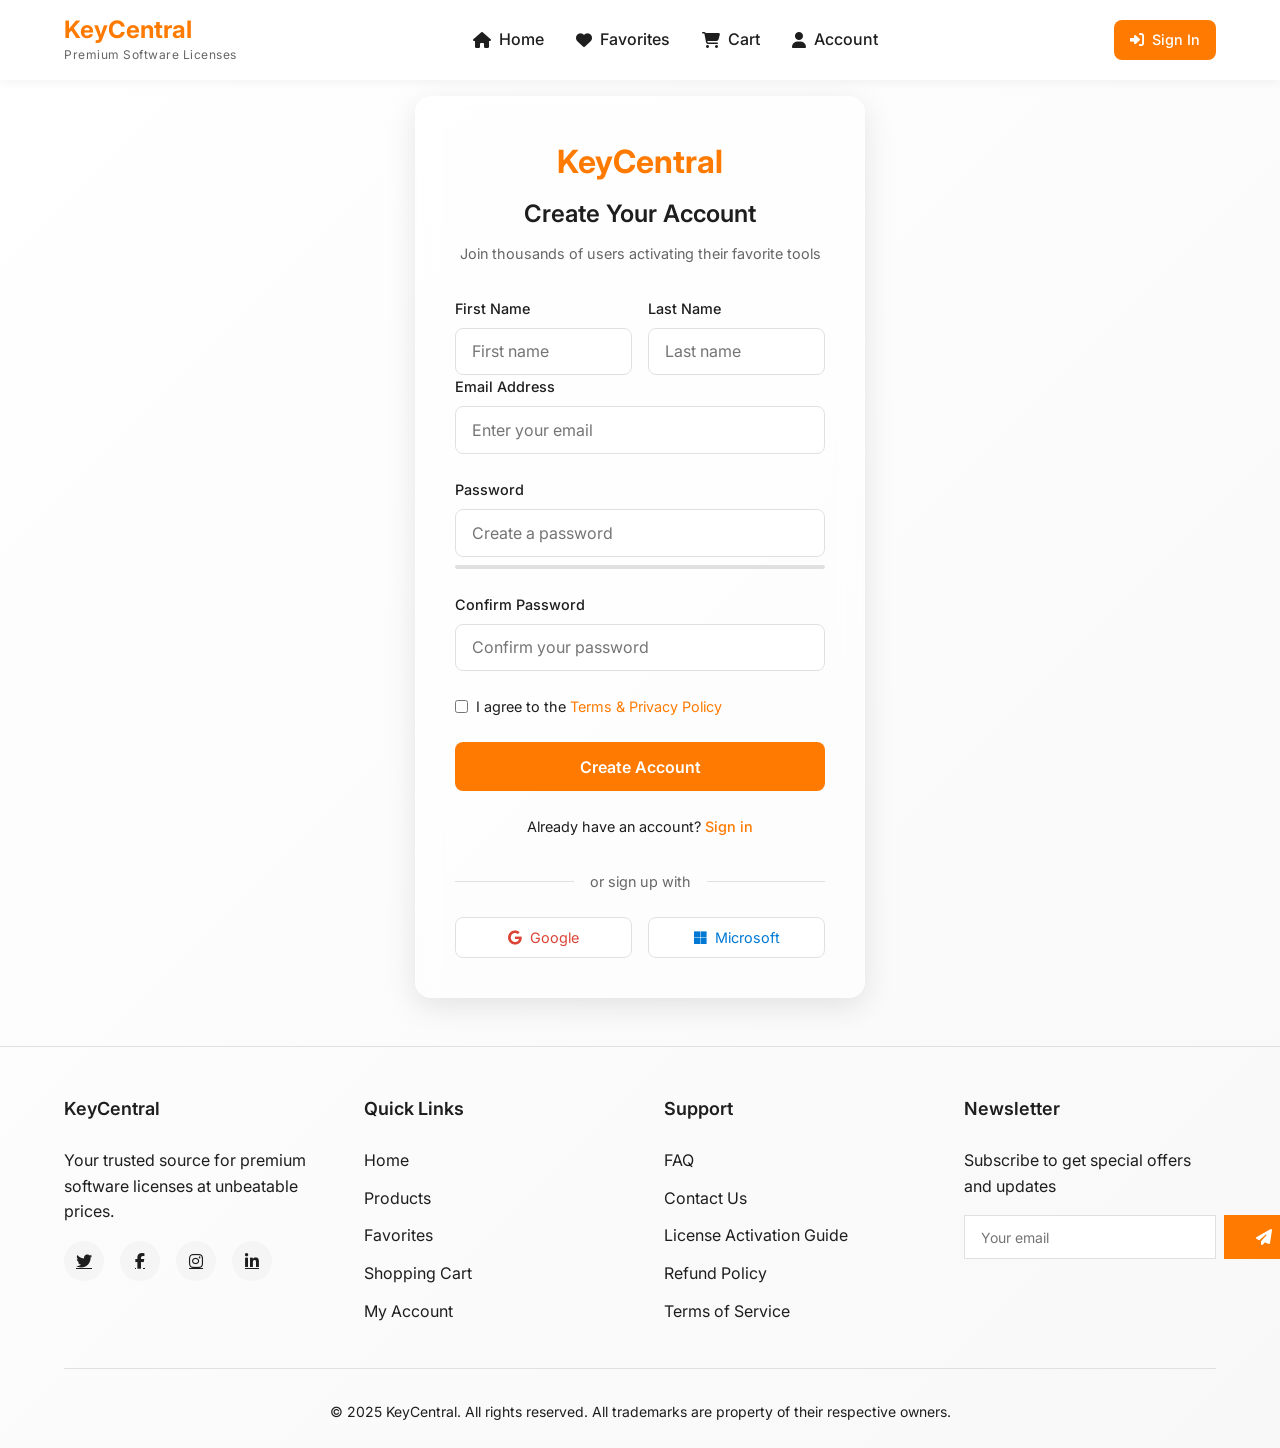
<file: users/signup.html>
<!DOCTYPE html>
<html lang="en">

<head>
    <meta charset="UTF-8">
    <meta name="viewport" content="width=device-width, initial-scale=1.0">
    <title>Sign Up - KeyCentral</title>
    <link href="https://fonts.googleapis.com/css2?family=Inter:wght@300;400;500;600;700&display=swap" rel="stylesheet">
    <link rel="stylesheet" href="https://cdnjs.cloudflare.com/ajax/libs/font-awesome/6.4.0/css/all.min.css">
    <!-- CSS Files -->
    <link rel="stylesheet" href="../css/navbar.css">
    <link rel="stylesheet" href="../css/signup.css">
    <link rel="stylesheet" href="../css/footer.css">
</head>

<body>
    <!-- Consistent Navigation Bar -->
    <nav class="navbar">
        <a href="landing.html" class="logo">
            <div>
                <div class="logo-text">KeyCentral</div>
                <div class="logo-tagline">Premium Software Licenses</div>
            </div>
        </a>

        <button class="mobile-toggle" id="mobileToggle">
            <i class="fas fa-bars"></i>
        </button>

        <div class="nav-links" id="navLinks">
            <a href="landing.html">
                <i class="fas fa-home"></i>
                <span>Home</span>
            </a>
            <a href="favorites.html">
                <i class="fas fa-heart"></i>
                <span>Favorites</span>
            </a>
            <a href="cart.html">
                <i class="fas fa-shopping-cart"></i>
                <span>Cart</span>
            </a>
            <a href="accountDetails.html">
                <i class="fas fa-user"></i>
                <span>Account</span>
            </a>
        </div>

        <div class="nav-actions">
            <a href="login.html" class="action-btn action-primary">
                <i class="fas fa-sign-in-alt"></i>
                <span>Sign In</span>
            </a>
        </div>
    </nav>

    <!-- Main Content -->
    <div class="main-content">
        <div class="background-image"></div>

        <div class="signup-container">
            <div class="signup-header">
                <div class="signup-logo">KeyCentral</div>
                <h1 class="signup-title">Create Your Account</h1>
                <p class="signup-subtitle">Join thousands of users activating their favorite tools</p>
            </div>

            <form class="signup-form">
                <div class="form-row">
                    <div class="form-group">
                        <label for="firstname" class="form-label">First Name</label>
                        <input type="text" id="firstname" class="form-input" placeholder="First name" required>
                    </div>
                    <div class="form-group">
                        <label for="lastname" class="form-label">Last Name</label>
                        <input type="text" id="lastname" class="form-input" placeholder="Last name" required>
                    </div>
                </div>

                <div class="form-group">
                    <label for="email" class="form-label">Email Address</label>
                    <input type="email" id="email" class="form-input" placeholder="Enter your email" required>
                </div>

                <div class="form-group">
                    <label for="password" class="form-label">Password</label>
                    <input type="password" id="password" class="form-input" placeholder="Create a password" required>
                    <div class="password-strength" id="password-strength">
                        <div class="password-strength-bar"></div>
                    </div>
                </div>

                <div class="form-group">
                    <label for="confirm-password" class="form-label">Confirm Password</label>
                    <input type="password" id="confirm-password" class="form-input" placeholder="Confirm your password"
                        required>
                </div>

                <div class="form-options">
                    <div class="terms-check">
                        <input type="checkbox" id="terms" required>
                        <label for="terms">I agree to the <a href="#">Terms & Privacy Policy</a></label>
                    </div>
                </div>

                <button type="submit" class="signup-btn">Create Account</button>

                <div class="login-link">
                    Already have an account? <a href="login.html">Sign in</a>
                </div>

                <div class="divider">
                    <div class="divider-line"></div>
                    <div class="divider-text">or sign up with</div>
                    <div class="divider-line"></div>
                </div>

                <div class="social-login">
                    <button type="button" class="social-btn google">
                        <i class="fab fa-google"></i>
                        Google
                    </button>
                    <button type="button" class="social-btn microsoft">
                        <i class="fab fa-microsoft"></i>
                        Microsoft
                    </button>
                </div>
            </form>
        </div>
    </div>

    <footer>
        <div class="footer-content">
            <div class="footer-column">
                <h3>KeyCentral</h3>
                <p>Your trusted source for premium software licenses at unbeatable prices.</p>
                <div class="social-links">
                    <a href="#"><i class="fab fa-twitter"></i></a>
                    <a href="#"><i class="fab fa-facebook-f"></i></a>
                    <a href="#"><i class="fab fa-instagram"></i></a>
                    <a href="#"><i class="fab fa-linkedin-in"></i></a>
                </div>
            </div>
            <div class="footer-column">
                <h3>Quick Links</h3>
                <ul class="footer-links">
                    <li><a href="index.html">Home</a></li>
                    <li><a href="#products">Products</a></li>
                    <li><a href="favorites.html">Favorites</a></li>
                    <li><a href="cart.html">Shopping Cart</a></li>
                    <li><a href="account.html">My Account</a></li>
                </ul>
            </div>
            <div class="footer-column">
                <h3>Support</h3>
                <ul class="footer-links">
                    <li><a href="#">FAQ</a></li>
                    <li><a href="#">Contact Us</a></li>
                    <li><a href="#">License Activation Guide</a></li>
                    <li><a href="#">Refund Policy</a></li>
                    <li><a href="#">Terms of Service</a></li>
                </ul>
            </div>
            <div class="footer-column">
                <h3>Newsletter</h3>
                <p>Subscribe to get special offers and updates</p>
                <form class="newsletter-form" id="newsletterForm">
                    <input type="email" class="newsletter-input" placeholder="Your email" required>
                    <button type="submit" class="btn btn-primary">
                        <i class="fas fa-paper-plane"></i>
                    </button>
                </form>
            </div>
        </div>
        <div class="footer-bottom">
            <p>© 2025 KeyCentral. All rights reserved. All trademarks are property of their respective owners.</p>
        </div>
    </footer>

    <!-- JavaScript Files -->
    <script src="../js/navbar.js"></script>
    <script src="../js/signup.js"></script>
</body>

</html>
</file>
<file: css/navbar.css>
:root {
    --primary: #FF7A00;
    --primary-light: #FFB366;
    --primary-dark: #E06A00;
    --background: #FFFFFF;
    --background-gradient: linear-gradient(135deg, #FFFFFF 0%, #FAFBFC 100%);
    --surface: rgba(255, 255, 255, 0.95);
    --text-primary: #1E1E1E;
    --text-secondary: #666666;
    --text-tertiary: #999999;
    --border: #e0e0e0;
    --light-gray: #f5f5f5;
    --shadow: 0 4px 20px rgba(0, 0, 0, 0.08);
    --shadow-hover: 0 8px 30px rgba(0, 0, 0, 0.12);
    --shadow-card: 0 2px 10px rgba(0, 0, 0, 0.05);
}

* {
    margin: 0;
    padding: 0;
    box-sizing: border-box;
    font-family: 'Inter', sans-serif;
}

body {
    background: var(--background-gradient);
    color: var(--text-primary);
    line-height: 1.6;
    overflow-x: hidden;
    min-height: 100vh;
}

/* ========== CONSISTENT NAVIGATION ========== */
.navbar {
    position: fixed;
    top: 0;
    left: 0;
    width: 100%;
    display: flex;
    justify-content: space-between;
    align-items: center;
    padding: 1rem 5%;
    background: var(--surface);
    backdrop-filter: blur(10px);
    z-index: 1000;
    box-shadow: var(--shadow-card);
    transition: all 0.3s ease;
}

.logo {
    display: flex;
    align-items: center;
    text-decoration: none;
    color: var(--text-primary);
}

.logo-icon {
    font-size: 2rem;
    color: var(--primary);
    margin-right: 0.75rem;
}

.logo-text {
    font-size: 1.5rem;
    font-weight: 700;
    color: var(--primary);
    line-height: 1.2;
}

.logo-tagline {
    font-size: 0.75rem;
    color: var(--text-secondary);
    font-weight: 400;
    letter-spacing: 0.5px;
}

.nav-links {
    display: flex;
    gap: 2rem;
    align-items: center;
}

.nav-links a {
    text-decoration: none;
    color: var(--text-primary);
    font-weight: 500;
    transition: color 0.3s ease;
    position: relative;
    display: flex;
    align-items: center;
    gap: 0.5rem;
    padding: 0.5rem 0;
}

.nav-links a:hover {
    color: var(--primary);
}

.nav-links a.active {
    color: var(--primary);
}

.nav-links a.active::after {
    content: '';
    position: absolute;
    bottom: 0;
    left: 0;
    width: 100%;
    height: 2px;
    background: var(--primary);
    border-radius: 2px;
}

.nav-badge {
    background: var(--primary);
    color: white;
    border-radius: 50%;
    width: 20px;
    height: 20px;
    display: flex;
    align-items: center;
    justify-content: center;
    font-size: 0.7rem;
    font-weight: 600;
}

.nav-actions {
    display: flex;
    align-items: center;
    gap: 1.5rem;
}

.action-btn {
    display: flex;
    align-items: center;
    gap: 0.5rem;
    padding: 0.5rem 1rem;
    border-radius: 8px;
    font-weight: 500;
    cursor: pointer;
    transition: all 0.3s ease;
    font-size: 0.9rem;
    text-decoration: none;
}

.action-primary {
    background: var(--primary);
    color: white;
    border: none;
}

.action-primary:hover {
    background: var(--primary-dark);
    transform: translateY(-2px);
}

.action-secondary {
    background: transparent;
    border: 1px solid var(--border);
    color: var(--text-primary);
}

.action-secondary:hover {
    border-color: var(--primary);
    color: var(--primary);
}

.user-avatar {
    width: 40px;
    height: 40px;
    border-radius: 50%;
    background: var(--primary);
    display: flex;
    align-items: center;
    justify-content: center;
    color: white;
    font-weight: 600;
    cursor: pointer;
    transition: transform 0.3s ease;
}

.user-avatar:hover {
    transform: scale(1.05);
}

/* Mobile Navigation */
.mobile-toggle {
    display: none;
    background: none;
    border: none;
    font-size: 1.5rem;
    color: var(--text-primary);
    cursor: pointer;
}

/* Responsive Design for Navbar */
@media (max-width: 1024px) {
    .nav-links {
        gap: 1.5rem;
    }
}

@media (max-width: 768px) {
    .navbar {
        padding: 1rem;
    }

    .mobile-toggle {
        display: block;
    }

    .nav-links {
        position: fixed;
        top: 70px;
        left: 0;
        width: 100%;
        background: var(--surface);
        flex-direction: column;
        padding: 2rem;
        box-shadow: var(--shadow);
        transform: translateY(-100%);
        opacity: 0;
        transition: all 0.3s ease;
        z-index: 999;
    }

    .nav-links.active {
        transform: translateY(0);
        opacity: 1;
    }

    .nav-links a {
        width: 100%;
        justify-content: center;
    }

    .nav-actions {
        gap: 1rem;
    }

    .logo-tagline {
        display: none;
    }
}

@media (max-width: 480px) {
    .logo-text {
        font-size: 1.25rem;
    }

    .nav-actions {
        gap: 0.75rem;
    }

    .action-btn span {
        display: none;
    }

    .action-btn {
        padding: 0.5rem;
    }
}
</file>
<file: css/cart.css>
:root {
    --primary: #FF7A00;
    --primary-light: #FFB366;
    --primary-dark: #E06A00;
    --background: #FFFFFF;
    --background-gradient: linear-gradient(135deg, #FFFFFF 0%, #F8F8F8 100%);
    --surface: rgba(255, 255, 255, 0.9);
    --text-primary: #1E1E1E;
    --text-secondary: #666666;
    --text-tertiary: #999999;
    --success: #10B981;
    --warning: #F59E0B;
    --light-gray: #f5f5f5;
    --gray: #e0e0e0;
    --shadow: 0 4px 20px rgba(0, 0, 0, 0.08);
    --shadow-hover: 0 8px 30px rgba(0, 0, 0, 0.12);
}

/* Main Content */
.main-content {
    padding: 7rem 5% 3rem;
    max-width: 1200px;
    margin: 0 auto;
}

.page-header {
    margin-bottom: 2.5rem;
    text-align: center;
}

.page-title {
    font-size: 2.5rem;
    font-weight: 600;
    margin-bottom: 0.5rem;
    background: linear-gradient(135deg, var(--text-primary) 0%, var(--primary) 100%);
    -webkit-background-clip: text;
    -webkit-text-fill-color: transparent;
}

.page-subtitle {
    font-size: 1.1rem;
    color: var(--text-secondary);
    max-width: 600px;
    margin: 0 auto;
}

/* Layout */
.cart-layout {
    display: grid;
    grid-template-columns: 1fr 350px;
    gap: 2rem;
}

.cart-items {
    background: var(--surface);
    border-radius: 16px;
    padding: 2rem;
    box-shadow: var(--shadow);
}

.cart-item {
    display: grid;
    grid-template-columns: 80px 1fr auto auto auto;
    gap: 1.5rem;
    align-items: center;
    padding: 1.5rem 0;
    border-bottom: 1px solid var(--light-gray);
}

.cart-item:last-child {
    border-bottom: none;
}

.cart-item-image {
    width: 80px;
    height: 80px;
    object-fit: contain;
    background: var(--light-gray);
    border-radius: 12px;
    padding: 0.5rem;
}

.cart-item-details {
    display: flex;
    flex-direction: column;
    gap: 0.5rem;
}

.cart-item-name {
    font-size: 1.1rem;
    font-weight: 600;
}

.cart-item-description {
    font-size: 0.9rem;
    color: var(--text-secondary);
}

.quantity-selector {
    display: flex;
    align-items: center;
    gap: 0.75rem;
    background: var(--light-gray);
    border-radius: 8px;
    padding: 0.5rem;
}

.quantity-btn {
    background: none;
    border: none;
    width: 32px;
    height: 32px;
    border-radius: 6px;
    display: flex;
    align-items: center;
    justify-content: center;
    cursor: pointer;
    transition: all 0.3s ease;
}

.quantity-btn:hover {
    background: var(--primary);
    color: white;
}

.quantity-value {
    font-weight: 600;
    min-width: 30px;
    text-align: center;
}

.cart-item-price {
    font-weight: 600;
    color: var(--primary);
    font-size: 1.1rem;
}

.cart-item-remove {
    background: none;
    border: none;
    color: var(--text-tertiary);
    cursor: pointer;
    transition: color 0.3s ease;
    padding: 0.5rem;
    border-radius: 6px;
}

.cart-item-remove:hover {
    color: #ff4757;
    background: rgba(255, 71, 87, 0.1);
}

/* Cart Summary */
.cart-summary {
    background: var(--surface);
    border-radius: 16px;
    padding: 2rem;
    box-shadow: var(--shadow);
    height: fit-content;
    position: sticky;
    top: 100px;
}

.summary-title {
    font-size: 1.5rem;
    font-weight: 600;
    margin-bottom: 1.5rem;
    padding-bottom: 1rem;
    border-bottom: 1px solid var(--light-gray);
}

.summary-row {
    display: flex;
    justify-content: space-between;
    margin-bottom: 1rem;
}

.summary-label {
    color: var(--text-secondary);
}

.summary-value {
    font-weight: 500;
}

.summary-total {
    display: flex;
    justify-content: space-between;
    margin: 1.5rem 0;
    padding-top: 1rem;
    border-top: 1px solid var(--light-gray);
    font-size: 1.2rem;
    font-weight: 600;
}

.checkout-btn {
    width: 100%;
    background: var(--primary);
    color: white;
    border: none;
    padding: 1rem;
    border-radius: 12px;
    font-size: 1.1rem;
    font-weight: 600;
    cursor: pointer;
    transition: all 0.3s ease;
    display: flex;
    align-items: center;
    justify-content: center;
    gap: 0.5rem;
}

a {
    text-decoration: none;
}

.checkout-btn:hover {
    background: var(--primary-dark);
    transform: translateY(-2px);
    box-shadow: 0 8px 20px rgba(255, 122, 0, 0.3);
}

.continue-shopping {
    display: block;
    text-align: center;
    margin-top: 1rem;
    color: var(--primary);
    text-decoration: none;
    font-weight: 500;
    transition: gap 0.3s ease;
}

.continue-shopping:hover {
    text-decoration: underline;
}

/* Empty States */
.empty-state {
    text-align: center;
    padding: 4rem 2rem;
}

.empty-icon {
    font-size: 4rem;
    color: var(--light-gray);
    margin-bottom: 1.5rem;
}

.empty-title {
    font-size: 1.5rem;
    font-weight: 600;
    margin-bottom: 0.5rem;
}

.empty-description {
    color: var(--text-secondary);
    margin-bottom: 2rem;
    max-width: 400px;
    margin-left: auto;
    margin-right: auto;
}

.browse-btn {
    background: var(--primary);
    color: white;
    border: none;
    padding: 0.75rem 1.5rem;
    border-radius: 8px;
    font-weight: 500;
    cursor: pointer;
    transition: all 0.3s ease;
    text-decoration: none;
    display: inline-block;
}

.browse-btn:hover {
    background: var(--primary-dark);
    transform: translateY(-2px);
    box-shadow: 0 4px 12px rgba(255, 122, 0, 0.3);
}

/* Toast Notifications */
.toast-container {
    position: fixed;
    top: 100px;
    right: 2rem;
    z-index: 2000;
}

.toast {
    background: var(--surface);
    border-radius: 12px;
    padding: 1rem 1.5rem;
    margin-bottom: 1rem;
    box-shadow: var(--shadow-hover);
    display: flex;
    align-items: center;
    gap: 1rem;
    transform: translateX(400px);
    opacity: 0;
    transition: all 0.5s cubic-bezier(0.4, 0, 0.2, 1);
    max-width: 350px;
}

.toast.show {
    transform: translateX(0);
    opacity: 1;
}

.toast-icon {
    width: 40px;
    height: 40px;
    border-radius: 50%;
    background: var(--success);
    display: flex;
    align-items: center;
    justify-content: center;
    color: white;
}

.toast-content {
    flex: 1;
}

.toast-title {
    font-weight: 600;
    margin-bottom: 0.25rem;
}

.toast-message {
    font-size: 0.875rem;
    color: var(--text-secondary);
}

/* Responsive Design */
@media (max-width: 1024px) {
    .cart-layout {
        grid-template-columns: 1fr;
    }

    .cart-summary {
        position: static;
    }
}

@media (max-width: 768px) {
    .main-content {
        padding: 6rem 1rem 2rem;
    }

    .page-title {
        font-size: 2rem;
    }

    .cart-item {
        grid-template-columns: 60px 1fr;
        gap: 1rem;
        padding: 1rem 0;
    }

    .cart-item-price,
    .cart-item-quantity,
    .cart-item-remove {
        grid-column: 1 / -1;
        justify-self: start;
        margin-top: 0.5rem;
    }

    .cart-items,
    .cart-summary {
        padding: 1.5rem;
    }
}

@media (max-width: 480px) {
    .page-title {
        font-size: 1.75rem;
    }

    .toast-container {
        right: 1rem;
        left: 1rem;
    }

    .toast {
        max-width: none;
    }
}

/* Custom Scrollbar */
::-webkit-scrollbar {
    width: 10px;
}

::-webkit-scrollbar-track {
    background: var(--light-gray);
}

::-webkit-scrollbar-thumb {
    background: var(--primary);
    border-radius: var(--radius-full);
}

::-webkit-scrollbar-thumb:hover {
    background: var(--primary-dark);
}
</file>
<file: css/footer.css>
/* Footer Styles */
footer {
    background: var(--background-alt);
    padding: 3rem 5% 1.5rem;
    border-top: 1px solid var(--border);
}

.footer-content {
    display: grid;
    grid-template-columns: repeat(auto-fit, minmax(250px, 1fr));
    gap: 3rem;
    margin-bottom: 2rem;
}

.footer-column h3 {
    font-size: 1.125rem;
    margin-bottom: 1.5rem;
    font-weight: 600;
}

.footer-links {
    list-style: none;
}

.footer-links li {
    margin-bottom: 0.75rem;
}

.footer-links a {
    color: var(--text-light);
    text-decoration: none;
    transition: var(--transition);
}

.footer-links a:hover {
    color: var(--primary);
}

.social-links {
    display: flex;
    gap: 1rem;
    margin-top: 1rem;
}

.social-links a {
    width: 40px;
    height: 40px;
    background: var(--light-gray);
    border-radius: 50%;
    display: flex;
    align-items: center;
    justify-content: center;
    color: var(--text);
    transition: var(--transition);
}

.social-links a:hover {
    background: var(--primary);
    color: white;
    transform: translateY(-2px);
}

.newsletter-form {
    display: flex;
    gap: 0.5rem;
    margin-top: 1rem;
}

.newsletter-input {
    flex: 1;
    padding: 0.75rem 1rem;
    border: 1px solid var(--border);
    border-radius: var(--radius-full);
    font-size: 0.875rem;
}

.newsletter-input:focus {
    outline: none;
    border-color: var(--primary);
}

.footer-bottom {
    text-align: center;
    padding-top: 2rem;
    border-top: 1px solid var(--border);
    color: var(--text-light);
    font-size: 0.875rem;
}


/* Custom Scrollbar */
::-webkit-scrollbar {
    width: 10px;
}

::-webkit-scrollbar-track {
    background: var(--light-gray);
}

::-webkit-scrollbar-thumb {
    background: var(--primary);
    border-radius: var(--radius-full);
}

::-webkit-scrollbar-thumb:hover {
    background: var(--primary-dark);
}



/* CTA Buttons in Left Column */
.hero-cta {
    display: flex;
    gap: 1rem;
    margin-top: 2rem;
    flex-wrap: wrap;
}

.btn {
    padding: 0.875rem 2rem;
    border-radius: var(--radius-full);
    font-weight: 600;
    cursor: pointer;
    transition: var(--transition);
    display: flex;
    align-items: center;
    gap: 0.75rem;
    text-decoration: none;
    border: none;
    font-family: inherit;
    font-size: 1rem;
}

.btn-primary {
    background: var(--primary);
    color: white;
}

.btn-primary:hover {
    background: var(--primary-dark);
    transform: translateY(-3px);
    box-shadow: 0 10px 25px rgba(255, 122, 0, 0.4);
}

.btn-secondary {
    background: transparent;
    color: white;
    border: 2px solid white;
    padding: calc(0.875rem - 2px) 2rem;
}

.btn-secondary:hover {
    background: rgba(255, 255, 255, 0.1);
    transform: translateY(-3px);
}
</file>
<file: css/checkout.css>
:root {
    --primary: #FF7A00;
    --primary-light: #FFB366;
    --primary-dark: #E06A00;
    --background: #FFFFFF;
    --background-gradient: linear-gradient(135deg, #FFFFFF 0%, #F8F8F8 100%);
    --surface: rgba(255, 255, 255, 0.9);
    --glass: rgba(255, 255, 255, 0.6);
    --text-primary: #1E1E1E;
    --text-secondary: #666666;
    --text-tertiary: #999999;
    --success: #10B981;
    --warning: #F59E0B;
    --light-gray: #f5f5f5;
    --gray: #e0e0e0;
    --shadow: 0 4px 20px rgba(0, 0, 0, 0.08);
    --shadow-hover: 0 8px 30px rgba(0, 0, 0, 0.12);
}

/* Main Content */
.main-content {
    padding: 7rem 5% 3rem;
    max-width: 1200px;
    margin: 0 auto;
}

.checkout-title {
    font-size: 2.5rem;
    font-weight: 600;
    margin-bottom: 0.5rem;
    text-align: center;
}

.checkout-subtitle {
    font-size: 1.1rem;
    color: var(--text-secondary);
    text-align: center;
    margin-bottom: 3rem;
}

.checkout-layout {
    display: grid;
    grid-template-columns: 1fr 1fr;
    gap: 3rem;
}

/* Cards */
.card {
    background: var(--glass);
    backdrop-filter: blur(12px);
    border-radius: 16px;
    padding: 2.5rem;
    box-shadow: var(--shadow);
    transition: all 0.3s ease;
    animation: fadeIn 0.6s ease-out;
}

.card:hover {
    box-shadow: var(--shadow-hover);
}

@keyframes fadeIn {
    from {
        opacity: 0;
        transform: translateY(20px);
    }

    to {
        opacity: 1;
        transform: translateY(0);
    }
}

.card-title {
    font-size: 1.5rem;
    font-weight: 600;
    margin-bottom: 1.5rem;
    color: var(--text-primary);
}

/* Form Elements */
.form-section {
    margin-bottom: 2rem;
}

.section-title {
    font-size: 1.2rem;
    font-weight: 600;
    margin-bottom: 1.5rem;
    padding-bottom: 0.5rem;
    border-bottom: 1px solid var(--light-gray);
}

.form-row {
    display: flex;
    gap: 1.5rem;
    margin-bottom: 1.5rem;
}

.form-group {
    flex: 1;
    margin-bottom: 0;
}

.form-label {
    display: block;
    margin-bottom: 0.5rem;
    font-weight: 500;
    font-size: 0.9rem;
}

.form-input {
    width: 100%;
    padding: 0.8rem 1rem;
    border: 1px solid var(--gray);
    border-radius: 8px;
    background: rgba(255, 255, 255, 0.7);
    font-size: 1rem;
    transition: all 0.3s ease;
}

.form-input:focus {
    outline: none;
    border-color: var(--primary);
    box-shadow: 0 0 0 3px rgba(255, 122, 0, 0.2);
}

.form-input:disabled {
    background: var(--light-gray);
    color: var(--text-tertiary);
    cursor: not-allowed;
}

/* Payment Methods */
.payment-methods {
    display: flex;
    flex-direction: column;
    gap: 1rem;
    margin-bottom: 1.5rem;
}

.payment-option {
    display: flex;
    align-items: center;
    gap: 1rem;
    padding: 1rem;
    border: 1px solid var(--gray);
    border-radius: 8px;
    cursor: pointer;
    transition: all 0.3s ease;
}

.payment-option:hover {
    border-color: var(--primary);
    background: rgba(255, 122, 0, 0.03);
}

.payment-option.selected {
    border-color: var(--primary);
    background: rgba(255, 122, 0, 0.05);
}

.payment-icon {
    width: 40px;
    height: 40px;
    border-radius: 8px;
    background: var(--light-gray);
    display: flex;
    align-items: center;
    justify-content: center;
    color: var(--primary);
    font-size: 1.2rem;
}

.payment-info {
    flex: 1;
}

.payment-title {
    font-weight: 500;
    margin-bottom: 0.2rem;
}

.payment-description {
    font-size: 0.85rem;
    color: var(--text-secondary);
}

/* Card Details */
.card-details {
    display: none;
    animation: fadeIn 0.5s ease;
}

.card-details.active {
    display: block;
}

.card-input-wrapper {
    position: relative;
}

.card-icons {
    position: absolute;
    right: 1rem;
    top: 50%;
    transform: translateY(-50%);
    display: flex;
    gap: 0.5rem;
}

.card-icon {
    color: var(--text-tertiary);
    font-size: 1.2rem;
}

/* Security Badge */
.security-badge {
    display: flex;
    align-items: center;
    gap: 0.75rem;
    color: var(--text-secondary);
    font-size: 0.9rem;
    margin-top: 1.5rem;
    padding: 1rem;
    background: var(--light-gray);
    border-radius: 8px;
}

.security-icon {
    color: var(--success);
}

/* Order Summary */
.product-list {
    display: flex;
    flex-direction: column;
    gap: 1.5rem;
    margin-bottom: 2rem;
}

.product-item {
    display: flex;
    gap: 1rem;
    padding-bottom: 1.5rem;
    border-bottom: 1px solid var(--light-gray);
}

.product-image {
    width: 80px;
    height: 80px;
    object-fit: contain;
    background: var(--light-gray);
    border-radius: 8px;
    padding: 0.5rem;
}

.product-details {
    flex: 1;
}

.product-name {
    font-weight: 500;
    margin-bottom: 0.5rem;
}

.product-meta {
    display: flex;
    justify-content: space-between;
    color: var(--text-secondary);
    font-size: 0.9rem;
}

.product-price {
    font-weight: 600;
    color: var(--text-primary);
}

/* Order Totals */
.order-totals {
    display: flex;
    flex-direction: column;
    gap: 1rem;
    margin-bottom: 2rem;
}

.total-row {
    display: flex;
    justify-content: space-between;
    padding: 0.5rem 0;
}

.total-label {
    color: var(--text-secondary);
}

.total-value {
    font-weight: 500;
}

.total-row.final {
    border-top: 1px solid var(--light-gray);
    padding-top: 1rem;
    margin-top: 0.5rem;
}

.total-row.final .total-label {
    font-weight: 600;
    color: var(--text-primary);
}

.total-row.final .total-value {
    font-size: 1.5rem;
    font-weight: 700;
    color: var(--primary);
}

/* Promo Code */
.promo-section {
    margin-bottom: 2rem;
}

.promo-input-group {
    display: flex;
    gap: 0.75rem;
}

.promo-input {
    flex: 1;
    padding: 0.8rem 1rem;
    border: 1px solid var(--gray);
    border-radius: 8px;
    background: rgba(255, 255, 255, 0.7);
    font-size: 1rem;
    transition: all 0.3s ease;
}

.promo-input:focus {
    outline: none;
    border-color: var(--primary);
    box-shadow: 0 0 0 3px rgba(255, 122, 0, 0.2);
}

.promo-btn {
    background: transparent;
    border: 1px solid var(--primary);
    color: var(--primary);
    padding: 0.8rem 1.5rem;
    border-radius: 8px;
    font-weight: 500;
    cursor: pointer;
    transition: all 0.3s ease;
}

.promo-btn:hover {
    background: var(--primary);
    color: white;
}

.promo-message {
    margin-top: 0.5rem;
    font-size: 0.9rem;
    min-height: 1.2rem;
}

.promo-message.success {
    color: var(--success);
}

.promo-message.error {
    color: var(--warning);
}

/* Place Order Button */
.place-order-btn {
    width: 100%;
    background: var(--primary);
    color: white;
    border: none;
    padding: 1.25rem;
    border-radius: 12px;
    font-size: 1.1rem;
    font-weight: 600;
    cursor: pointer;
    transition: all 0.3s ease;
    display: flex;
    align-items: center;
    justify-content: center;
    gap: 0.75rem;
}

.place-order-btn:hover {
    background: var(--primary-dark);
    transform: translateY(-2px);
    box-shadow: 0 8px 25px rgba(255, 122, 0, 0.4);
}


/* Responsive Design */
@media (max-width: 1024px) {
    .checkout-layout {
        grid-template-columns: 1fr;
        gap: 2rem;
    }
}

@media (max-width: 768px) {
    .main-content {
        padding: 6rem 1rem 2rem;
    }

    .card {
        padding: 2rem;
    }

    .form-row {
        flex-direction: column;
        gap: 1.5rem;
    }

    .promo-input-group {
        flex-direction: column;
    }

    .footer-links {
        gap: 1.5rem;
    }
}

@media (max-width: 480px) {
    .checkout-title {
        font-size: 2rem;
    }

    .card {
        padding: 1.5rem;
    }

    .footer-links {
        flex-direction: column;
        gap: 1rem;
    }
}

/* Custom Scrollbar */
::-webkit-scrollbar {
    width: 10px;
}

::-webkit-scrollbar-track {
    background: var(--light-gray);
}

::-webkit-scrollbar-thumb {
    background: var(--primary);
    border-radius: var(--radius-full);
}

::-webkit-scrollbar-thumb:hover {
    background: var(--primary-dark);
}
</file>
<file: css/dashboard.css>
:root {
    --primary: #FF7A00;
    --primary-light: #FFB366;
    --primary-dark: #E06A00;
    --background: #FFFFFF;
    --background-gradient: linear-gradient(135deg, #FFFFFF 0%, #F8F9FA 100%);
    --surface: rgba(255, 255, 255, 0.9);
    --text-primary: #1E1E1E;
    --text-secondary: #666666;
    --text-tertiary: #999999;
    --success: #10B981;
    --warning: #F59E0B;
    --light-gray: #f5f5f5;
    --gray: #e0e0e0;
    --shadow: 0 4px 20px rgba(0, 0, 0, 0.08);
    --shadow-hover: 0 8px 30px rgba(0, 0, 0, 0.12);
}

/* Personalized Welcome Area */
.main-content {
    padding: 7rem 5% 3rem;
    max-width: 1400px;
    margin: 0 auto;
}

.welcome-section {
    margin-bottom: 3rem;
}

.welcome-header {
    margin-bottom: 1.5rem;
}

.welcome-title {
    font-size: 2.5rem;
    font-weight: 600;
    margin-bottom: 0.5rem;
    background: linear-gradient(135deg, var(--text-primary) 0%, var(--primary) 100%);
    -webkit-background-clip: text;
    -webkit-text-fill-color: transparent;
}

.welcome-subtitle {
    font-size: 1.1rem;
    color: var(--text-secondary);
    max-width: 600px;
}

.search-container {
    position: relative;
    max-width: 600px;
    margin-bottom: 2rem;
}

.search-box {
    width: 100%;
    padding: 1rem 1.5rem;
    border: 1px solid var(--gray);
    border-radius: 50px;
    background: var(--surface);
    backdrop-filter: blur(10px);
    font-size: 1rem;
    transition: all 0.3s ease;
    box-shadow: var(--shadow);
}

.search-box:focus {
    outline: none;
    border-color: var(--primary);
    box-shadow: 0 0 0 3px rgba(255, 122, 0, 0.1), var(--shadow-hover);
}

.search-icon {
    position: absolute;
    right: 1.5rem;
    top: 50%;
    transform: translateY(-50%);
    color: var(--text-tertiary);
}

.voice-search {
    position: absolute;
    right: 3.5rem;
    top: 50%;
    transform: translateY(-50%);
    color: var(--text-tertiary);
    cursor: pointer;
    transition: color 0.3s ease;
}

.voice-search:hover {
    color: var(--primary);
}

/* Product Display System */
.section-header {
    display: flex;
    justify-content: space-between;
    align-items: center;
    margin-bottom: 1.5rem;
}

.section-title {
    font-size: 1.75rem;
    font-weight: 600;
}

.view-all {
    color: var(--primary);
    text-decoration: none;
    font-weight: 500;
    display: flex;
    align-items: center;
    gap: 0.5rem;
    transition: gap 0.3s ease;
}

.view-all:hover {
    gap: 0.75rem;
}

.products-grid {
    display: grid;
    grid-template-columns: repeat(auto-fill, minmax(280px, 1fr));
    gap: 1.5rem;
    margin-bottom: 3rem;
}

.product-card {
    background: var(--surface);
    border-radius: 16px;
    overflow: hidden;
    box-shadow: var(--shadow);
    transition: all 0.3s cubic-bezier(0.4, 0, 0.2, 1);
    position: relative;
}

.product-card:hover {
    transform: translateY(-8px);
    box-shadow: var(--shadow-hover);
}

.product-image {
    width: 100%;
    height: 180px;
    object-fit: contain;
    background: var(--light-gray);
    padding: 1.5rem;
}

.product-badge {
    position: absolute;
    top: 1rem;
    left: 1rem;
    background: var(--success);
    color: white;
    padding: 0.3rem 0.7rem;
    border-radius: 20px;
    font-size: 0.75rem;
    font-weight: 500;
}

.product-badge.warning {
    background: var(--warning);
}

.favorite-btn {
    position: absolute;
    top: 1rem;
    right: 1rem;
    background: rgba(255, 255, 255, 0.9);
    border: none;
    width: 36px;
    height: 36px;
    border-radius: 50%;
    display: flex;
    align-items: center;
    justify-content: center;
    cursor: pointer;
    transition: all 0.3s ease;
    backdrop-filter: blur(10px);
}

.favorite-btn:hover {
    background: white;
    transform: scale(1.1);
}

.favorite-btn.active {
    color: #ff4757;
}

.product-info {
    padding: 1.5rem;
}

.product-name {
    font-size: 1.25rem;
    font-weight: 600;
    margin-bottom: 0.5rem;
    display: -webkit-box;
    -webkit-line-clamp: 2;
    -webkit-box-orient: vertical;
    overflow: hidden;
}

.product-features {
    display: flex;
    flex-wrap: wrap;
    gap: 0.5rem;
    margin-bottom: 1rem;
}

.feature-tag {
    background: var(--light-gray);
    color: var(--text-secondary);
    padding: 0.3rem 0.6rem;
    border-radius: 12px;
    font-size: 0.75rem;
    font-weight: 500;
}

.product-rating {
    display: flex;
    align-items: center;
    gap: 0.5rem;
    margin-bottom: 1rem;
}

.stars {
    color: var(--warning);
}

.rating-count {
    color: var(--text-tertiary);
    font-size: 0.875rem;
}

.product-pricing {
    display: flex;
    align-items: center;
    gap: 0.5rem;
    margin-bottom: 1.5rem;
}

.current-price {
    font-size: 1.25rem;
    font-weight: 600;
    color: var(--primary);
}

.original-price {
    font-size: 0.875rem;
    color: var(--text-tertiary);
    text-decoration: line-through;
}

.product-actions {
    display: flex;
    gap: 0.75rem;
}

.add-to-cart {
    flex: 2;
    background: var(--primary);
    color: white;
    border: none;
    padding: 0.75rem;
    border-radius: 8px;
    font-weight: 500;
    cursor: pointer;
    transition: all 0.3s ease;
    display: flex;
    align-items: center;
    justify-content: center;
    gap: 0.5rem;
}

.add-to-cart:hover {
    background: var(--primary-dark);
    transform: translateY(-2px);
    box-shadow: 0 4px 12px rgba(255, 122, 0, 0.3);
}

.quick-view {
    flex: 1;
    background: transparent;
    border: 1px solid var(--gray);
    color: var(--text-primary);
    padding: 0.75rem;
    border-radius: 8px;
    cursor: pointer;
    transition: all 0.3s ease;
    display: flex;
    align-items: center;
    justify-content: center;
}

.quick-view:hover {
    border-color: var(--primary);
    background: rgba(255, 122, 0, 0.05);
}

/* Enhanced User Experience Features */
.recommendations-section {
    margin-bottom: 3rem;
}

.recommendations-carousel {
    display: flex;
    gap: 1.5rem;
    overflow-x: auto;
    padding: 1rem 0;
    scrollbar-width: thin;
    scrollbar-color: var(--primary) var(--light-gray);
}

.recommendations-carousel::-webkit-scrollbar {
    height: 6px;
}

.recommendations-carousel::-webkit-scrollbar-track {
    background: var(--light-gray);
    border-radius: 10px;
}

.recommendations-carousel::-webkit-scrollbar-thumb {
    background: var(--primary);
    border-radius: 10px;
}

.carousel-item {
    min-width: 250px;
    background: var(--surface);
    border-radius: 12px;
    padding: 1.5rem;
    box-shadow: var(--shadow);
    transition: all 0.3s ease;
}

.carousel-item:hover {
    transform: translateY(-4px);
    box-shadow: var(--shadow-hover);
}

.carousel-header {
    display: flex;
    align-items: center;
    gap: 1rem;
    margin-bottom: 1rem;
}

.carousel-icon {
    width: 40px;
    height: 40px;
    border-radius: 10px;
    background: var(--primary-light);
    display: flex;
    align-items: center;
    justify-content: center;
    color: var(--primary);
}

.carousel-title {
    font-weight: 600;
    margin-bottom: 0.25rem;
}

.carousel-description {
    font-size: 0.875rem;
    color: var(--text-secondary);
}

/* Toast Notifications */
.toast-container {
    position: fixed;
    top: 100px;
    right: 2rem;
    z-index: 2000;
}

.toast {
    background: var(--surface);
    border-radius: 12px;
    padding: 1rem 1.5rem;
    margin-bottom: 1rem;
    box-shadow: var(--shadow-hover);
    display: flex;
    align-items: center;
    gap: 1rem;
    transform: translateX(400px);
    opacity: 0;
    transition: all 0.5s cubic-bezier(0.4, 0, 0.2, 1);
    max-width: 350px;
}

.toast.show {
    transform: translateX(0);
    opacity: 1;
}

.toast-icon {
    width: 40px;
    height: 40px;
    border-radius: 50%;
    background: var(--success);
    display: flex;
    align-items: center;
    justify-content: center;
    color: white;
}

.toast-content {
    flex: 1;
}

.toast-title {
    font-weight: 600;
    margin-bottom: 0.25rem;
}

.toast-message {
    font-size: 0.875rem;
    color: var(--text-secondary);
}

/* Loading Skeletons */
.skeleton {
    background: linear-gradient(90deg, #f0f0f0 25%, #e0e0e0 50%, #f0f0f0 75%);
    background-size: 200% 100%;
    animation: loading 1.5s infinite;
    border-radius: 4px;
}

@keyframes loading {
    0% {
        background-position: 200% 0;
    }

    100% {
        background-position: -200% 0;
    }
}

.skeleton-card {
    background: var(--surface);
    border-radius: 16px;
    overflow: hidden;
    box-shadow: var(--shadow);
}

.skeleton-image {
    width: 100%;
    height: 180px;
    background: var(--light-gray);
}

.skeleton-content {
    padding: 1.5rem;
}

.skeleton-title {
    height: 24px;
    margin-bottom: 1rem;
}

.skeleton-features {
    display: flex;
    gap: 0.5rem;
    margin-bottom: 1rem;
}

.skeleton-feature {
    height: 24px;
    width: 60px;
    border-radius: 12px;
}

.skeleton-rating {
    height: 20px;
    width: 120px;
    margin-bottom: 1rem;
}

.skeleton-price {
    height: 28px;
    width: 80px;
    margin-bottom: 1.5rem;
}

.skeleton-actions {
    display: flex;
    gap: 0.75rem;
}

.skeleton-button {
    height: 44px;
    flex: 2;
    border-radius: 8px;
}

.skeleton-button-small {
    height: 44px;
    flex: 1;
    border-radius: 8px;
}

/* Responsive Design */
@media (max-width: 1024px) {
    .products-grid {
        grid-template-columns: repeat(auto-fill, minmax(250px, 1fr));
    }
}

@media (max-width: 768px) {
    .main-content {
        padding: 6rem 1rem 2rem;
    }

    .welcome-title {
        font-size: 2rem;
    }

    .products-grid {
        grid-template-columns: repeat(auto-fill, minmax(100%, 1fr));
    }

    .section-header {
        flex-direction: column;
        align-items: flex-start;
        gap: 1rem;
    }
}

@media (max-width: 480px) {
    .welcome-title {
        font-size: 1.75rem;
    }

    .product-actions {
        flex-direction: column;
    }

    .toast-container {
        right: 1rem;
        left: 1rem;
    }

    .toast {
        max-width: none;
    }
}

/* Custom Scrollbar */
::-webkit-scrollbar {
    width: 10px;
}

::-webkit-scrollbar-track {
    background: var(--light-gray);
}

::-webkit-scrollbar-thumb {
    background: var(--primary);
    border-radius: var(--radius-full);
}

::-webkit-scrollbar-thumb:hover {
    background: var(--primary-dark);
}
</file>
<file: css/favorites.css>
:root {
    --primary: #FF7A00;
    --primary-light: #FFB366;
    --primary-dark: #E06A00;
    --background: #FFFFFF;
    --background-gradient: linear-gradient(135deg, #FFFFFF 0%, #F8F8F8 100%);
    --surface: rgba(255, 255, 255, 0.9);
    --text-primary: #1E1E1E;
    --text-secondary: #666666;
    --text-tertiary: #999999;
    --success: #10B981;
    --warning: #F59E0B;
    --light-gray: #f5f5f5;
    --gray: #e0e0e0;
    --shadow: 0 4px 20px rgba(0, 0, 0, 0.08);
    --shadow-hover: 0 8px 30px rgba(0, 0, 0, 0.12);
}

/* Main Content */
.main-content {
    padding: 7rem 5% 3rem;
    max-width: 1200px;
    margin: 0 auto;
}

.page-header {
    margin-bottom: 2.5rem;
    text-align: center;
}

.page-title {
    font-size: 2.5rem;
    font-weight: 600;
    margin-bottom: 0.5rem;
    background: linear-gradient(135deg, var(--text-primary) 0%, var(--primary) 100%);
    -webkit-background-clip: text;
    -webkit-text-fill-color: transparent;
}

.page-subtitle {
    font-size: 1.1rem;
    color: var(--text-secondary);
    max-width: 600px;
    margin: 0 auto;
}

/* Favorites Grid */
.favorites-grid {
    display: grid;
    grid-template-columns: repeat(auto-fill, minmax(300px, 1fr));
    gap: 1.5rem;
}

.favorite-item {
    background: var(--surface);
    border-radius: 16px;
    overflow: hidden;
    box-shadow: var(--shadow);
    transition: all 0.3s cubic-bezier(0.4, 0, 0.2, 1);
    position: relative;
}

.favorite-item:hover {
    transform: translateY(-8px);
    box-shadow: var(--shadow-hover);
}

.favorite-image {
    width: 100%;
    height: 180px;
    object-fit: contain;
    background: var(--light-gray);
    padding: 1.5rem;
}

.favorite-remove {
    position: absolute;
    top: 1rem;
    right: 1rem;
    background: rgba(255, 255, 255, 0.9);
    border: none;
    width: 36px;
    height: 36px;
    border-radius: 50%;
    display: flex;
    align-items: center;
    justify-content: center;
    cursor: pointer;
    transition: all 0.3s ease;
    backdrop-filter: blur(10px);
}

.favorite-remove:hover {
    background: white;
    transform: scale(1.1);
    color: #ff4757;
}

.favorite-info {
    padding: 1.5rem;
}

.favorite-name {
    font-size: 1.25rem;
    font-weight: 600;
    margin-bottom: 0.5rem;
}

.favorite-description {
    color: var(--text-secondary);
    margin-bottom: 1rem;
    font-size: 0.9rem;
}

.favorite-price {
    font-size: 1.25rem;
    font-weight: 600;
    color: var(--primary);
    margin-bottom: 1.5rem;
}

.favorite-actions {
    display: flex;
    gap: 0.75rem;
}

.add-to-cart-btn {
    flex: 2;
    background: var(--primary);
    color: white;
    border: none;
    padding: 0.75rem;
    border-radius: 8px;
    font-weight: 500;
    cursor: pointer;
    transition: all 0.3s ease;
    display: flex;
    align-items: center;
    justify-content: center;
    gap: 0.5rem;
}

.add-to-cart-btn:hover {
    background: var(--primary-dark);
    transform: translateY(-2px);
    box-shadow: 0 4px 12px rgba(255, 122, 0, 0.3);
}

.remove-favorite-btn {
    flex: 1;
    background: transparent;
    border: 1px solid var(--gray);
    color: var(--text-primary);
    padding: 0.75rem;
    border-radius: 8px;
    cursor: pointer;
    transition: all 0.3s ease;
    display: flex;
    align-items: center;
    justify-content: center;
}

.remove-favorite-btn:hover {
    border-color: #ff4757;
    background: rgba(255, 71, 87, 0.05);
    color: #ff4757;
}

/* Empty States */
.empty-state {
    text-align: center;
    padding: 4rem 2rem;
    grid-column: 1 / -1;
}

.empty-icon {
    font-size: 4rem;
    color: var(--light-gray);
    margin-bottom: 1.5rem;
}

.empty-title {
    font-size: 1.5rem;
    font-weight: 600;
    margin-bottom: 0.5rem;
}

.empty-description {
    color: var(--text-secondary);
    margin-bottom: 2rem;
    max-width: 400px;
    margin-left: auto;
    margin-right: auto;
}

.browse-btn {
    background: var(--primary);
    color: white;
    border: none;
    padding: 0.75rem 1.5rem;
    border-radius: 8px;
    font-weight: 500;
    cursor: pointer;
    transition: all 0.3s ease;
    text-decoration: none;
    display: inline-block;
}

.browse-btn:hover {
    background: var(--primary-dark);
    transform: translateY(-2px);
    box-shadow: 0 4px 12px rgba(255, 122, 0, 0.3);
}

/* Toast Notifications */
.toast-container {
    position: fixed;
    top: 100px;
    right: 2rem;
    z-index: 2000;
}

.toast {
    background: var(--surface);
    border-radius: 12px;
    padding: 1rem 1.5rem;
    margin-bottom: 1rem;
    box-shadow: var(--shadow-hover);
    display: flex;
    align-items: center;
    gap: 1rem;
    transform: translateX(400px);
    opacity: 0;
    transition: all 0.5s cubic-bezier(0.4, 0, 0.2, 1);
    max-width: 350px;
}

.toast.show {
    transform: translateX(0);
    opacity: 1;
}

.toast-icon {
    width: 40px;
    height: 40px;
    border-radius: 50%;
    background: var(--success);
    display: flex;
    align-items: center;
    justify-content: center;
    color: white;
}

.toast-content {
    flex: 1;
}

.toast-title {
    font-weight: 600;
    margin-bottom: 0.25rem;
}

.toast-message {
    font-size: 0.875rem;
    color: var(--text-secondary);
}

/* Responsive Design */
@media (max-width: 1024px) {
    .favorites-grid {
        grid-template-columns: repeat(auto-fill, minmax(280px, 1fr));
    }
}

@media (max-width: 768px) {
    .main-content {
        padding: 6rem 1rem 2rem;
    }

    .page-title {
        font-size: 2rem;
    }

    .favorites-grid {
        grid-template-columns: 1fr;
    }
}

@media (max-width: 480px) {
    .page-title {
        font-size: 1.75rem;
    }

    .toast-container {
        right: 1rem;
        left: 1rem;
    }

    .toast {
        max-width: none;
    }

    .favorite-actions {
        flex-direction: column;
    }
}

/* Custom Scrollbar */
::-webkit-scrollbar {
    width: 10px;
}

::-webkit-scrollbar-track {
    background: var(--light-gray);
}

::-webkit-scrollbar-thumb {
    background: var(--primary);
    border-radius: var(--radius-full);
}

::-webkit-scrollbar-thumb:hover {
    background: var(--primary-dark);
}
</file>
<file: css/keyViewer.css>
:root {
    --primary: #FF7A00;
    --primary-light: #FFB366;
    --primary-dark: #E06A00;
    --background: #FFFFFF;
    --background-gradient: linear-gradient(135deg, #FFFFFF 0%, #F8F8F8 100%);
    --surface: rgba(255, 255, 255, 0.9);
    --text-primary: #1E1E1E;
    --text-secondary: #666666;
    --text-tertiary: #999999;
    --success: #10B981;
    --warning: #F59E0B;
    --error: #EF4444;
    --light-gray: #f5f5f5;
    --gray: #e0e0e0;
    --shadow: 0 4px 20px rgba(0, 0, 0, 0.08);
    --shadow-hover: 0 8px 30px rgba(0, 0, 0, 0.12);
}

/* Main Content */
.main-content {
    padding: 7rem 5% 3rem;
    max-width: 1000px;
    margin: 0 auto;
}

.page-header {
    margin-bottom: 2.5rem;
    text-align: center;
}

.page-title {
    font-size: 2.5rem;
    font-weight: 600;
    margin-bottom: 0.5rem;
    background: linear-gradient(135deg, var(--text-primary) 0%, var(--primary) 100%);
    -webkit-background-clip: text;
    -webkit-text-fill-color: transparent;
}

.page-subtitle {
    font-size: 1.1rem;
    color: var(--text-secondary);
    max-width: 600px;
    margin: 0 auto;
}

/* Key Container */
.key-container {
    background: var(--surface);
    border-radius: 16px;
    box-shadow: var(--shadow);
    overflow: hidden;
}

.key-header {
    display: flex;
    justify-content: space-between;
    align-items: center;
    padding: 2rem;
    background: linear-gradient(135deg, var(--primary) 0%, var(--primary-dark) 100%);
    color: white;
}

.software-info {
    display: flex;
    align-items: center;
    gap: 1rem;
}

.software-icon {
    width: 60px;
    height: 60px;
    object-fit: contain;
    background: white;
    border-radius: 12px;
    padding: 0.5rem;
}

.software-details h2 {
    font-size: 1.5rem;
    font-weight: 600;
    margin-bottom: 0.25rem;
}

.software-details p {
    opacity: 0.9;
    font-size: 0.9rem;
}

.key-status {
    background: rgba(255, 255, 255, 0.2);
    padding: 0.5rem 1rem;
    border-radius: 20px;
    font-weight: 600;
    font-size: 0.9rem;
    backdrop-filter: blur(10px);
}

.key-status.active {
    background: rgba(16, 185, 129, 0.2);
}

.key-content {
    padding: 2rem;
}

/* License Key Section */
.license-key-section {
    margin-bottom: 2.5rem;
}

.section-title {
    font-size: 1.25rem;
    font-weight: 600;
    margin-bottom: 1rem;
    color: var(--text-primary);
}

.license-key-display {
    display: flex;
    align-items: center;
    gap: 1rem;
    background: var(--light-gray);
    padding: 1.5rem;
    border-radius: 12px;
    margin-bottom: 1rem;
}

.license-key {
    font-family: 'Courier New', monospace;
    font-size: 1.2rem;
    font-weight: 600;
    letter-spacing: 1px;
    flex: 1;
}

.license-key.revealed {
    color: var(--primary);
}

.copy-btn {
    background: var(--primary);
    color: white;
    border: none;
    padding: 0.75rem 1.5rem;
    border-radius: 8px;
    font-weight: 500;
    cursor: pointer;
    transition: all 0.3s ease;
    display: flex;
    align-items: center;
    gap: 0.5rem;
}

.copy-btn:hover {
    background: var(--primary-dark);
    transform: translateY(-2px);
}

.copy-btn.copied {
    background: var(--success);
}

.key-actions {
    display: flex;
    gap: 1rem;
}

.action-btn {
    padding: 0.75rem 1.5rem;
    border: none;
    border-radius: 8px;
    font-weight: 500;
    cursor: pointer;
    transition: all 0.3s ease;
    display: flex;
    align-items: center;
    gap: 0.5rem;
}

.reveal-btn {
    background: var(--light-gray);
    color: var(--text-primary);
}

.reveal-btn:hover {
    background: var(--gray);
}

.regenerate-btn {
    background: transparent;
    border: 1px solid var(--gray);
    color: var(--text-primary);
}

.regenerate-btn:hover {
    border-color: var(--primary);
    color: var(--primary);
}

/* Activation Details */
.activation-details {
    margin-bottom: 2.5rem;
    padding: 1.5rem;
    background: var(--light-gray);
    border-radius: 12px;
}

.detail-grid {
    display: grid;
    grid-template-columns: repeat(auto-fit, minmax(250px, 1fr));
    gap: 1.5rem;
}

.detail-item {
    display: flex;
    flex-direction: column;
    gap: 0.5rem;
}

.detail-item label {
    font-size: 0.875rem;
    color: var(--text-secondary);
    font-weight: 500;
}

.detail-item span {
    font-weight: 500;
}

.status-badge {
    padding: 0.25rem 0.75rem;
    border-radius: 12px;
    font-size: 0.8rem;
    font-weight: 600;
    width: fit-content;
}

.status-badge.active {
    background: var(--success);
    color: white;
}

/* Download Section */
.download-section {
    margin-bottom: 2.5rem;
}

.download-links {
    display: flex;
    flex-direction: column;
    gap: 1rem;
}

.download-link {
    display: flex;
    align-items: center;
    gap: 1rem;
    padding: 1.5rem;
    background: var(--light-gray);
    border-radius: 12px;
    text-decoration: none;
    color: var(--text-primary);
    transition: all 0.3s ease;
}

.download-link:hover {
    background: var(--gray);
    transform: translateX(8px);
}

.download-link i {
    font-size: 1.5rem;
    color: var(--primary);
    width: 40px;
}

.download-link span {
    font-weight: 600;
    flex: 1;
}

.download-link small {
    color: var(--text-secondary);
    font-size: 0.875rem;
}

/* Support Section */
.support-options {
    display: grid;
    grid-template-columns: repeat(auto-fit, minmax(250px, 1fr));
    gap: 1.5rem;
}

.support-card {
    background: var(--light-gray);
    padding: 1.5rem;
    border-radius: 12px;
    text-align: center;
    transition: all 0.3s ease;
}

.support-card:hover {
    transform: translateY(-4px);
    box-shadow: var(--shadow);
}

.support-card i {
    font-size: 2rem;
    color: var(--primary);
    margin-bottom: 1rem;
}

.support-card h4 {
    font-size: 1.1rem;
    font-weight: 600;
    margin-bottom: 0.5rem;
}

.support-card p {
    color: var(--text-secondary);
    font-size: 0.9rem;
    margin-bottom: 1.5rem;
}

.support-btn {
    background: var(--primary);
    color: white;
    border: none;
    padding: 0.75rem 1.5rem;
    border-radius: 8px;
    font-weight: 500;
    cursor: pointer;
    transition: all 0.3s ease;
    width: 100%;
}

.support-btn:hover {
    background: var(--primary-dark);
}

/* Toast Notifications */
.toast-container {
    position: fixed;
    top: 100px;
    right: 2rem;
    z-index: 2000;
}

.toast {
    background: var(--surface);
    border-radius: 12px;
    padding: 1rem 1.5rem;
    margin-bottom: 1rem;
    box-shadow: var(--shadow-hover);
    display: flex;
    align-items: center;
    gap: 1rem;
    transform: translateX(400px);
    opacity: 0;
    transition: all 0.5s cubic-bezier(0.4, 0, 0.2, 1);
    max-width: 350px;
}

.toast.show {
    transform: translateX(0);
    opacity: 1;
}

.toast-icon {
    width: 40px;
    height: 40px;
    border-radius: 50%;
    background: var(--success);
    display: flex;
    align-items: center;
    justify-content: center;
    color: white;
}

.toast-content {
    flex: 1;
}

.toast-title {
    font-weight: 600;
    margin-bottom: 0.25rem;
}

.toast-message {
    font-size: 0.875rem;
    color: var(--text-secondary);
}

/* Modal Styles */
.modal-overlay {
    position: fixed;
    top: 0;
    left: 0;
    width: 100%;
    height: 100%;
    background: rgba(0, 0, 0, 0.5);
    display: flex;
    align-items: center;
    justify-content: center;
    z-index: 2000;
    opacity: 0;
    visibility: hidden;
    transition: all 0.3s ease;
}

.modal-overlay.active {
    opacity: 1;
    visibility: visible;
}

.modal {
    background: white;
    border-radius: 16px;
    box-shadow: var(--shadow-hover);
    width: 90%;
    max-width: 500px;
    transform: translateY(20px);
    transition: transform 0.3s ease;
}

.modal-overlay.active .modal {
    transform: translateY(0);
}

.modal-header {
    padding: 1.5rem;
    border-bottom: 1px solid var(--gray);
    display: flex;
    align-items: center;
    justify-content: space-between;
}

.modal-title {
    font-size: 1.3rem;
    font-weight: 600;
}

.modal-close {
    background: none;
    border: none;
    font-size: 1.5rem;
    color: var(--text-secondary);
    cursor: pointer;
    transition: color 0.3s ease;
}

.modal-close:hover {
    color: var(--text-primary);
}

.modal-body {
    padding: 1.5rem;
}

.modal-subtitle {
    color: var(--text-secondary);
    margin-bottom: 1.5rem;
}

.warning-message {
    display: flex;
    gap: 1rem;
    background: rgba(239, 68, 68, 0.1);
    border: 1px solid rgba(239, 68, 68, 0.2);
    border-radius: 8px;
    padding: 1rem;
    margin-bottom: 1.5rem;
}

.warning-message i {
    color: var(--error);
    font-size: 1.2rem;
}

.warning-message div {
    flex: 1;
}

.warning-message strong {
    color: var(--error);
}

.modal-actions {
    display: flex;
    gap: 1rem;
}

.modal-btn {
    flex: 1;
    padding: 0.8rem;
    border-radius: 8px;
    font-weight: 500;
    cursor: pointer;
    transition: all 0.3s ease;
}

.modal-btn.primary {
    background: var(--primary);
    color: white;
    border: none;
}

.modal-btn.primary:hover {
    background: var(--primary-dark);
}

.modal-btn.secondary {
    background: transparent;
    border: 1px solid var(--gray);
    color: var(--text-primary);
}

.modal-btn.secondary:hover {
    background: rgba(0, 0, 0, 0.03);
    border-color: var(--primary);
}

/* Responsive Design */
@media (max-width: 768px) {
    .main-content {
        padding: 6rem 1rem 2rem;
    }

    .page-title {
        font-size: 2rem;
    }

    .key-header {
        flex-direction: column;
        gap: 1rem;
        text-align: center;
    }

    .software-info {
        flex-direction: column;
        text-align: center;
    }

    .license-key-display {
        flex-direction: column;
        text-align: center;
    }

    .key-actions {
        flex-direction: column;
    }

    .detail-grid {
        grid-template-columns: 1fr;
    }

    .support-options {
        grid-template-columns: 1fr;
    }

    .toast-container {
        right: 1rem;
        left: 1rem;
    }

    .toast {
        max-width: none;
    }
}

@media (max-width: 480px) {
    .page-title {
        font-size: 1.75rem;
    }

    .key-content {
        padding: 1.5rem;
    }

    .license-key {
        font-size: 1rem;
    }
}

/* Custom Scrollbar */
::-webkit-scrollbar {
    width: 10px;
}

::-webkit-scrollbar-track {
    background: var(--light-gray);
}

::-webkit-scrollbar-thumb {
    background: var(--primary);
    border-radius: var(--radius-full);
}

::-webkit-scrollbar-thumb:hover {
    background: var(--primary-dark);
}
</file>
<file: css/login.css>
:root {
    --primary: #FF7A00;
    --background: #FFFFFF;
    --background-gradient: linear-gradient(135deg, #FFFFFF 0%, #F8F8F8 100%);
    --text: #1E1E1E;
    --accent: #FFD199;
    --light-gray: #f5f5f5;
    --gray: #e0e0e0;
    --glass: rgba(255, 255, 255, 0.6);
}

/* Main Content */
.main-content {
    flex: 1;
    display: flex;
    align-items: center;
    justify-content: center;
    padding: 6rem 1rem 3rem;
    position: relative;
}

/* Background image with fixed positioning */
.background-image {
    position: fixed;
    top: 0;
    left: 0;
    width: 100%;
    height: 100%;
    background-image: url('https://images.unsplash.com/photo-1547658719-da2b51169166?ixlib=rb-1.2.1&auto=format&fit=crop&w=1950&q=80');
    background-size: cover;
    background-position: center;
    filter: blur(4px);
    opacity: 0.3;
    z-index: -1;
}

/* Login Container */
.login-container {
    width: 100%;
    max-width: 420px;
    padding: 2.5rem;
    background: var(--glass);
    backdrop-filter: blur(12px);
    border-radius: 16px;
    box-shadow: 0 10px 30px rgba(0, 0, 0, 0.08);
    transition: all 0.3s ease;
}

.login-container:hover {
    transform: translateY(-3px);
    box-shadow: 0 15px 40px rgba(0, 0, 0, 0.12);
}

/* Header */
.login-header {
    text-align: center;
    margin-bottom: 2rem;
}

.login-logo {
    font-size: 2rem;
    font-weight: 700;
    color: var(--primary);
    margin-bottom: 0.5rem;
}

.login-title {
    font-size: 1.5rem;
    font-weight: 600;
    margin-bottom: 0.5rem;
}

.login-subtitle {
    color: #666;
    font-size: 0.9rem;
}

/* Form Elements */
.form-group {
    margin-bottom: 1.5rem;
}

.form-label {
    display: block;
    margin-bottom: 0.5rem;
    font-weight: 500;
    font-size: 0.9rem;
}

.form-input {
    width: 100%;
    padding: 0.8rem 1rem;
    border: 1px solid var(--gray);
    border-radius: 8px;
    background: rgba(255, 255, 255, 0.7);
    font-size: 1rem;
    transition: all 0.3s ease;
}

.form-input:focus {
    outline: none;
    border-color: var(--primary);
    box-shadow: 0 0 0 3px rgba(255, 122, 0, 0.2);
}

.form-options {
    display: flex;
    justify-content: space-between;
    align-items: center;
    margin-bottom: 1.5rem;
    font-size: 0.9rem;
}

.remember-me {
    display: flex;
    align-items: center;
    gap: 0.5rem;
}

.remember-me input {
    accent-color: var(--primary);
}

.forgot-password {
    color: var(--primary);
    text-decoration: none;
    transition: color 0.3s ease;
}

.forgot-password:hover {
    color: #e06a00;
}

/* Login Button */
.login-btn-form {
    width: 100%;
    background-color: var(--primary);
    color: white;
    border: none;
    padding: 0.9rem;
    border-radius: 8px;
    font-size: 1rem;
    font-weight: 600;
    cursor: pointer;
    transition: all 0.3s ease;
    margin-bottom: 1.5rem;
}

.login-btn-form:hover {
    background-color: #e06a00;
    transform: translateY(-2px);
    box-shadow: 0 5px 15px rgba(255, 122, 0, 0.3);
}

/* Register Link */
.register-link {
    text-align: center;
    margin-bottom: 2rem;
    font-size: 0.9rem;
}

.register-link a {
    color: var(--primary);
    text-decoration: none;
    font-weight: 500;
    transition: color 0.3s ease;
}

.register-link a:hover {
    color: #e06a00;
}

/* Divider */
.divider {
    display: flex;
    align-items: center;
    margin-bottom: 1.5rem;
}

.divider-line {
    flex: 1;
    height: 1px;
    background-color: var(--gray);
}

.divider-text {
    padding: 0 1rem;
    color: #666;
    font-size: 0.9rem;
}

/* Social Login */
.social-login {
    display: flex;
    gap: 1rem;
}

.social-btn {
    flex: 1;
    display: flex;
    align-items: center;
    justify-content: center;
    gap: 0.5rem;
    padding: 0.7rem;
    border: 1px solid var(--gray);
    border-radius: 8px;
    background: rgba(255, 255, 255, 0.7);
    cursor: pointer;
    transition: all 0.3s ease;
    font-size: 0.9rem;
}

.social-btn:hover {
    background: white;
    transform: translateY(-2px);
    box-shadow: 0 5px 10px rgba(0, 0, 0, 0.05);
}

.social-btn.google {
    color: #DB4437;
}

.social-btn.microsoft {
    color: #0078D4;
}

/* Message Styles */
.message {
    position: fixed;
    top: 80px;
    right: 20px;
    padding: 12px 20px;
    border-radius: 8px;
    color: white;
    font-weight: 500;
    z-index: 1000;
    animation: slideIn 0.3s ease;
}

.message.success {
    background-color: #4CAF50;
}

.message.error {
    background-color: #F44336;
}

@keyframes slideIn {
    from {
        transform: translateX(100%);
        opacity: 0;
    }

    to {
        transform: translateX(0);
        opacity: 1;
    }
}

@keyframes slideOut {
    from {
        transform: translateX(0);
        opacity: 1;
    }

    to {
        transform: translateX(100%);
        opacity: 0;
    }
}

/* Responsive Design */
@media (max-width: 768px) {
    .main-content {
        padding: 5rem 1rem 2rem;
    }

    .login-container {
        padding: 2rem;
    }

    .social-login {
        flex-direction: column;
    }

    .footer-links {
        gap: 1.5rem;
    }
}

@media (max-width: 480px) {
    .form-options {
        flex-direction: column;
        gap: 0.8rem;
        align-items: flex-start;
    }

    .footer-links {
        flex-direction: column;
        gap: 1rem;
    }
}

/* Custom Scrollbar */
::-webkit-scrollbar {
    width: 10px;
}

::-webkit-scrollbar-track {
    background: var(--light-gray);
}

::-webkit-scrollbar-thumb {
    background: var(--primary);
    border-radius: var(--radius-full);
}

::-webkit-scrollbar-thumb:hover {
    background: var(--primary-dark);
}
</file>
<file: css/orders.css>
:root {
    --primary: #FF7A00;
    --primary-light: #FFB366;
    --primary-dark: #E06A00;
    --background: #FFFFFF;
    --background-gradient: linear-gradient(135deg, #FFFFFF 0%, #FAFBFC 100%);
    --surface: rgba(255, 255, 255, 0.95);
    --text-primary: #1E1E1E;
    --text-secondary: #666666;
    --text-tertiary: #999999;
    --border: #e0e0e0;
    --light-gray: #f5f5f5;
    --success: #10B981;
    --processing: #3B82F6;
    --pending: #F59E0B;
    --failed: #EF4444;
    --shipped: #8B5CF6;
    --shadow: 0 4px 20px rgba(0, 0, 0, 0.08);
    --shadow-hover: 0 8px 30px rgba(0, 0, 0, 0.12);
    --shadow-card: 0 2px 10px rgba(0, 0, 0, 0.05);
}

/* Main Content */
.main-content {
    padding: 7rem 5% 3rem;
    max-width: 1400px;
    margin: 0 auto;
}

/* Page Header */
.page-header {
    margin-bottom: 2.5rem;
}

.page-title {
    font-size: 2.5rem;
    font-weight: 700;
    margin-bottom: 0.5rem;
}

.page-subtitle {
    font-size: 1.1rem;
    color: var(--text-secondary);
    margin-bottom: 2rem;
}

.stats-grid {
    display: grid;
    grid-template-columns: repeat(auto-fit, minmax(200px, 1fr));
    gap: 1.5rem;
    margin-bottom: 2rem;
}

.stat-card {
    background: var(--surface);
    border-radius: 12px;
    padding: 1.5rem;
    box-shadow: var(--shadow-card);
    transition: all 0.3s ease;
    border-left: 4px solid var(--primary);
}

.stat-card:hover {
    transform: translateY(-3px);
    box-shadow: var(--shadow);
}

.stat-value {
    font-size: 2rem;
    font-weight: 700;
    color: var(--primary);
    margin-bottom: 0.5rem;
}

.stat-label {
    font-size: 0.9rem;
    color: var(--text-secondary);
}

/* Controls Bar */
.controls-bar {
    display: flex;
    justify-content: space-between;
    align-items: center;
    margin-bottom: 2rem;
    flex-wrap: wrap;
    gap: 1rem;
}

.view-toggle {
    display: flex;
    background: var(--light-gray);
    border-radius: 8px;
    padding: 0.25rem;
}

.view-btn {
    background: none;
    border: none;
    padding: 0.5rem 1rem;
    border-radius: 6px;
    cursor: pointer;
    transition: all 0.3s ease;
    color: var(--text-secondary);
}

.view-btn.active {
    background: white;
    color: var(--primary);
    box-shadow: var(--shadow-card);
}

.filters-bar {
    display: flex;
    gap: 1rem;
    flex-wrap: wrap;
}

.filter-select {
    padding: 0.5rem 1rem;
    border: 1px solid var(--border);
    border-radius: 8px;
    background: white;
    color: var(--text-primary);
    cursor: pointer;
}

.search-box {
    display: flex;
    align-items: center;
    background: white;
    border: 1px solid var(--border);
    border-radius: 8px;
    padding: 0.5rem 1rem;
    min-width: 250px;
}

.search-box input {
    border: none;
    outline: none;
    flex: 1;
    padding: 0.25rem;
}

.search-box i {
    color: var(--text-tertiary);
}

/* Orders Container */
.orders-container {
    display: grid;
    gap: 1.5rem;
}

/* Card View */
.order-card {
    background: var(--surface);
    border-radius: 16px;
    overflow: hidden;
    box-shadow: var(--shadow-card);
    transition: all 0.3s cubic-bezier(0.4, 0, 0.2, 1);
    border: 1px solid rgba(0, 0, 0, 0.03);
}

.order-card:hover {
    transform: translateY(-5px);
    box-shadow: var(--shadow-hover);
}

.order-header {
    display: flex;
    justify-content: space-between;
    align-items: center;
    padding: 1.5rem;
    border-bottom: 1px solid var(--light-gray);
}

.order-info {
    display: flex;
    flex-direction: column;
    gap: 0.5rem;
}

.order-id {
    font-weight: 600;
    font-size: 1.1rem;
    display: flex;
    align-items: center;
    gap: 0.5rem;
}

.copy-btn {
    background: none;
    border: none;
    color: var(--text-tertiary);
    cursor: pointer;
    transition: color 0.3s ease;
}

.copy-btn:hover {
    color: var(--primary);
}

.order-date {
    color: var(--text-secondary);
    font-size: 0.9rem;
}

.order-status {
    padding: 0.5rem 1rem;
    border-radius: 20px;
    font-size: 0.85rem;
    font-weight: 500;
}

.status-completed {
    background: rgba(16, 185, 129, 0.1);
    color: var(--success);
}

.status-processing {
    background: rgba(59, 130, 246, 0.1);
    color: var(--processing);
}

.status-pending {
    background: rgba(245, 158, 11, 0.1);
    color: var(--pending);
}

.status-failed {
    background: rgba(239, 68, 68, 0.1);
    color: var(--failed);
}

.status-shipped {
    background: rgba(139, 92, 246, 0.1);
    color: var(--shipped);
}

.order-content {
    padding: 1.5rem;
}

.products-grid {
    display: grid;
    grid-template-columns: repeat(auto-fill, minmax(200px, 1fr));
    gap: 1rem;
    margin-bottom: 1.5rem;
}

.product-item {
    display: flex;
    align-items: center;
    gap: 1rem;
    padding: 1rem;
    background: var(--light-gray);
    border-radius: 8px;
    transition: all 0.3s ease;
}

.product-item:hover {
    background: rgba(255, 122, 0, 0.05);
}

.product-image {
    width: 50px;
    height: 50px;
    object-fit: contain;
    border-radius: 6px;
    background: white;
    padding: 0.5rem;
}

.product-details {
    flex: 1;
}

.product-name {
    font-weight: 500;
    margin-bottom: 0.25rem;
}

.product-meta {
    display: flex;
    gap: 0.75rem;
    font-size: 0.8rem;
    color: var(--text-secondary);
}

.license-badge {
    background: rgba(16, 185, 129, 0.1);
    color: var(--success);
    padding: 0.25rem 0.5rem;
    border-radius: 4px;
    font-size: 0.75rem;
}

.platform-badge {
    display: flex;
    align-items: center;
    gap: 0.25rem;
    color: var(--text-tertiary);
}

.order-footer {
    display: flex;
    justify-content: space-between;
    align-items: center;
    padding: 1.5rem;
    border-top: 1px solid var(--light-gray);
    background: rgba(0, 0, 0, 0.01);
}

.order-total {
    font-weight: 600;
    font-size: 1.1rem;
}

.order-actions {
    display: flex;
    gap: 0.75rem;
}

.action-btn {
    display: flex;
    align-items: center;
    gap: 0.5rem;
    padding: 0.5rem 1rem;
    border-radius: 8px;
    font-weight: 500;
    cursor: pointer;
    transition: all 0.3s ease;
    font-size: 0.9rem;
    border: none;
    text-decoration: none;
}

.action-primary {
    background: var(--primary);
    color: white;
}

.action-primary:hover {
    background: var(--primary-dark);
    transform: translateY(-2px);
}

.action-secondary {
    background: transparent;
    border: 1px solid var(--border);
    color: var(--text-primary);
}

.action-secondary:hover {
    border-color: var(--primary);
    color: var(--primary);
}

.action-tertiary {
    background: transparent;
    border: none;
    color: var(--text-secondary);
}

.action-tertiary:hover {
    color: var(--primary);
}

/* Empty State */
.empty-state {
    display: flex;
    flex-direction: column;
    align-items: center;
    justify-content: center;
    padding: 4rem 2rem;
    text-align: center;
}

.empty-icon {
    font-size: 4rem;
    color: var(--light-gray);
    margin-bottom: 1.5rem;
}

.empty-title {
    font-size: 1.5rem;
    font-weight: 600;
    margin-bottom: 1rem;
}

.empty-description {
    color: var(--text-secondary);
    max-width: 500px;
    margin-bottom: 2rem;
}

.empty-actions {
    display: flex;
    gap: 1rem;
}

/* Toast Notifications */
.toast-container {
    position: fixed;
    top: 100px;
    right: 2rem;
    z-index: 2000;
}

.toast {
    background: var(--surface);
    border-radius: 12px;
    padding: 1rem 1.5rem;
    margin-bottom: 1rem;
    box-shadow: var(--shadow-hover);
    display: flex;
    align-items: center;
    gap: 1rem;
    transform: translateX(400px);
    opacity: 0;
    transition: all 0.5s cubic-bezier(0.4, 0, 0.2, 1);
    max-width: 350px;
}

.toast.show {
    transform: translateX(0);
    opacity: 1;
}

.toast-icon {
    width: 40px;
    height: 40px;
    border-radius: 50%;
    background: var(--success);
    display: flex;
    align-items: center;
    justify-content: center;
    color: white;
}

.toast-content {
    flex: 1;
}

.toast-title {
    font-weight: 600;
    margin-bottom: 0.25rem;
}

.toast-message {
    font-size: 0.875rem;
    color: var(--text-secondary);
}



/* Responsive Design */
@media (max-width: 1024px) {
    .products-grid {
        grid-template-columns: repeat(auto-fill, minmax(180px, 1fr));
    }
}

@media (max-width: 768px) {
    .main-content {
        padding: 6rem 1rem 2rem;
    }

    .page-title {
        font-size: 2rem;
    }

    .controls-bar {
        flex-direction: column;
        align-items: stretch;
    }

    .filters-bar {
        width: 100%;
    }

    .search-box {
        min-width: auto;
        width: 100%;
    }

    .order-header {
        flex-direction: column;
        align-items: flex-start;
        gap: 1rem;
    }

    .order-footer {
        flex-direction: column;
        gap: 1rem;
        align-items: flex-start;
    }

    .order-actions {
        width: 100%;
        justify-content: space-between;
    }

    .action-btn {
        flex: 1;
        justify-content: center;
    }

    .stats-grid {
        grid-template-columns: 1fr 1fr;
    }
}

@media (max-width: 480px) {
    .stats-grid {
        grid-template-columns: 1fr;
    }

    .products-grid {
        grid-template-columns: 1fr;
    }

    .empty-actions {
        flex-direction: column;
        width: 100%;
    }

    .toast-container {
        right: 1rem;
        left: 1rem;
    }

    .toast {
        max-width: none;
    }
}
</file>
<file: css/orderSuccess.css>
:root {
    --primary: #FF7A00;
    --background: #FFFFFF;
    --background-gradient: linear-gradient(135deg, #FFFFFF 0%, #F8F8F8 100%);
    --text: #1E1E1E;
    --accent: #FFD199;
    --light-gray: #f5f5f5;
    --gray: #e0e0e0;
    --glass: rgba(255, 255, 255, 0.6);
    --success: #2ECC71;
}

/* Background pattern */
.background-pattern {
    position: fixed;
    top: 0;
    left: 0;
    width: 100%;
    height: 100%;
    background-image:
        radial-gradient(circle at 25% 25%, rgba(255, 122, 0, 0.03) 0%, transparent 50%),
        radial-gradient(circle at 75% 75%, rgba(46, 204, 113, 0.03) 0%, transparent 50%);
    z-index: -1;
}

/* Main Content */
.main-content {
    flex: 1;
    display: flex;
    align-items: center;
    justify-content: center;
    padding: 6rem 1rem 3rem;
}

/* Success Card */
.success-card {
    width: 100%;
    max-width: 500px;
    padding: 3rem;
    background: var(--glass);
    backdrop-filter: blur(12px);
    border-radius: 16px;
    box-shadow: 0 8px 30px rgba(0, 0, 0, 0.1);
    text-align: center;
    transition: all 0.3s ease;
    animation: fadeInUp 0.8s ease-out;
}

.success-card:hover {
    box-shadow: 0 15px 40px rgba(0, 0, 0, 0.12);
}

@keyframes fadeInUp {
    from {
        opacity: 0;
        transform: translateY(30px);
    }

    to {
        opacity: 1;
        transform: translateY(0);
    }
}

.success-icon {
    width: 100px;
    height: 100px;
    background: var(--success);
    border-radius: 50%;
    display: flex;
    align-items: center;
    justify-content: center;
    margin: 0 auto 2rem;
    position: relative;
    animation: scaleIn 0.5s ease-out 0.3s both;
}

@keyframes scaleIn {
    from {
        opacity: 0;
        transform: scale(0.8);
    }

    to {
        opacity: 1;
        transform: scale(1);
    }
}

.success-icon::before {
    content: '';
    position: absolute;
    top: -10px;
    left: -10px;
    right: -10px;
    bottom: -10px;
    border-radius: 50%;
    background: rgba(46, 204, 113, 0.2);
    animation: pulse 2s infinite;
}

@keyframes pulse {
    0% {
        transform: scale(1);
        opacity: 1;
    }

    50% {
        transform: scale(1.1);
        opacity: 0.7;
    }

    100% {
        transform: scale(1);
        opacity: 1;
    }
}

.success-icon i {
    color: white;
    font-size: 3rem;
}

.success-title {
    font-size: 2.5rem;
    font-weight: 700;
    margin-bottom: 1rem;
    color: var(--text);
}

.success-subtitle {
    font-size: 1.2rem;
    color: #666;
    margin-bottom: 2.5rem;
}

.order-summary {
    background: rgba(255, 255, 255, 0.7);
    border-radius: 12px;
    padding: 1.5rem;
    margin-bottom: 2.5rem;
    text-align: left;
    border: 1px solid var(--gray);
}

.summary-title {
    font-size: 1.2rem;
    font-weight: 600;
    margin-bottom: 1.5rem;
    text-align: center;
    color: var(--text);
}

.summary-item {
    display: flex;
    justify-content: space-between;
    margin-bottom: 1rem;
    padding-bottom: 1rem;
    border-bottom: 1px solid var(--light-gray);
}

.summary-item:last-child {
    margin-bottom: 0;
    padding-bottom: 0;
    border-bottom: none;
}

.summary-label {
    color: #666;
    font-weight: 500;
}

.summary-value {
    font-weight: 600;
    color: var(--text);
}

.summary-value.total {
    color: var(--primary);
    font-size: 1.2rem;
}

.action-buttons {
    display: flex;
    flex-direction: column;
    gap: 1rem;
    margin-bottom: 2rem;
}

.view-orders-btn {
    background-color: var(--primary);
    color: white;
    border: none;
    padding: 1rem;
    border-radius: 8px;
    font-size: 1.1rem;
    font-weight: 600;
    cursor: pointer;
    transition: all 0.3s ease;
    display: flex;
    align-items: center;
    justify-content: center;
    gap: 0.75rem;
}

.view-orders-btn:hover {
    background-color: #e06a00;
    transform: translateY(-2px);
    box-shadow: 0 5px 15px rgba(255, 122, 0, 0.3);
}

.back-to-dashboard {
    color: var(--primary);
    text-decoration: none;
    font-weight: 500;
    transition: all 0.3s ease;
    display: flex;
    align-items: center;
    justify-content: center;
    gap: 0.5rem;
}

.back-to-dashboard:hover {
    gap: 0.75rem;
}

.email-notice {
    color: #666;
    font-size: 0.9rem;
    display: flex;
    align-items: center;
    justify-content: center;
    gap: 0.5rem;
}

.email-notice i {
    color: var(--success);
}


/* Responsive Design */
@media (max-width: 768px) {
    .main-content {
        padding: 5rem 1rem 2rem;
    }

    .success-card {
        padding: 2rem;
    }

    .success-title {
        font-size: 2rem;
    }

    .footer-links {
        gap: 1.5rem;
    }
}

@media (max-width: 480px) {
    .footer-links {
        flex-direction: column;
        gap: 1rem;
    }
}
</file>
<file: css/productDetails.css>
:root {
    --primary: #FF7A00;
    --primary-light: #FFB366;
    --primary-dark: #E06A00;
    --background: #FFFFFF;
    --background-gradient: linear-gradient(135deg, #FFFFFF 0%, #F8F8F8 100%);
    --surface: rgba(255, 255, 255, 0.9);
    --text-primary: #1E1E1E;
    --text-secondary: #666666;
    --text-tertiary: #999999;
    --success: #10B981;
    --warning: #F59E0B;
    --light-gray: #f5f5f5;
    --gray: #e0e0e0;
    --shadow: 0 4px 20px rgba(0, 0, 0, 0.08);
    --shadow-hover: 0 8px 30px rgba(0, 0, 0, 0.12);
}

/* Main Content */
.main-content {
    padding: 7rem 5% 3rem;
    max-width: 1200px;
    margin: 0 auto;
}

/* Product Layout */
.product-layout {
    display: grid;
    grid-template-columns: 1fr 1fr;
    gap: 4rem;
    margin-bottom: 4rem;
}

.product-image-container {
    background: var(--surface);
    border-radius: 16px;
    padding: 3rem;
    display: flex;
    align-items: center;
    justify-content: center;
    box-shadow: var(--shadow);
}

.product-image {
    max-width: 100%;
    max-height: 400px;
    object-fit: contain;
}

.product-info {
    display: flex;
    flex-direction: column;
    gap: 1.5rem;
}

.product-header {
    border-bottom: 1px solid var(--light-gray);
    padding-bottom: 1.5rem;
}

.product-title {
    font-size: 2.5rem;
    font-weight: 600;
    margin-bottom: 0.5rem;
    line-height: 1.2;
}

.product-description {
    font-size: 1.1rem;
    color: var(--text-secondary);
}

.product-pricing {
    display: flex;
    align-items: center;
    gap: 1rem;
}

.current-price {
    font-size: 2.5rem;
    font-weight: 700;
    color: var(--primary);
}

.original-price {
    font-size: 1.5rem;
    color: var(--text-tertiary);
    text-decoration: line-through;
}

.discount-badge {
    background: var(--success);
    color: white;
    padding: 0.3rem 0.8rem;
    border-radius: 20px;
    font-size: 0.9rem;
    font-weight: 600;
}

.key-features {
    display: flex;
    flex-direction: column;
    gap: 0.75rem;
}

.feature-item {
    display: flex;
    align-items: center;
    gap: 0.75rem;
    font-size: 1rem;
}

.feature-icon {
    color: var(--success);
    font-size: 1.1rem;
}

.quantity-selector {
    display: flex;
    align-items: center;
    gap: 1rem;
    margin: 1rem 0;
}

.quantity-label {
    font-weight: 500;
    color: var(--text-secondary);
}

.quantity-controls {
    display: flex;
    align-items: center;
    gap: 0.75rem;
    background: var(--light-gray);
    border-radius: 8px;
    padding: 0.5rem;
}

.quantity-btn {
    background: none;
    border: none;
    width: 36px;
    height: 36px;
    border-radius: 6px;
    display: flex;
    align-items: center;
    justify-content: center;
    cursor: pointer;
    transition: all 0.3s ease;
    font-size: 1.1rem;
}

.quantity-btn:hover {
    background: var(--primary);
    color: white;
}

.quantity-value {
    font-weight: 600;
    min-width: 40px;
    text-align: center;
    font-size: 1.1rem;
}

.product-actions {
    display: flex;
    flex-direction: column;
    gap: 1rem;
    margin: 1.5rem 0;
}

.add-to-cart-btn {
    background: var(--primary);
    color: white;
    border: none;
    padding: 1.25rem;
    border-radius: 12px;
    font-size: 1.1rem;
    font-weight: 600;
    cursor: pointer;
    transition: all 0.3s ease;
    display: flex;
    align-items: center;
    justify-content: center;
    gap: 0.75rem;
}

.add-to-cart-btn:hover {
    background: var(--primary-dark);
    transform: translateY(-2px);
    box-shadow: 0 8px 25px rgba(255, 122, 0, 0.4);
}

.favorite-btn {
    background: transparent;
    border: 2px solid var(--gray);
    color: var(--text-primary);
    padding: 1rem;
    border-radius: 12px;
    font-size: 1rem;
    font-weight: 500;
    cursor: pointer;
    transition: all 0.3s ease;
    display: flex;
    align-items: center;
    justify-content: center;
    gap: 0.75rem;
}

.favorite-btn:hover {
    border-color: var(--primary);
    color: var(--primary);
    background: rgba(255, 122, 0, 0.05);
}

.favorite-btn.active {
    border-color: var(--primary);
    color: var(--primary);
    background: rgba(255, 122, 0, 0.05);
}

.secure-payment {
    display: flex;
    align-items: center;
    gap: 0.75rem;
    color: var(--text-secondary);
    font-size: 0.9rem;
    margin-top: 1rem;
}

.secure-icon {
    color: var(--success);
}

/* Product Tabs */
.product-tabs {
    margin: 3rem 0;
}

.tabs-header {
    display: flex;
    border-bottom: 1px solid var(--light-gray);
    margin-bottom: 2rem;
}

.tab-btn {
    background: none;
    border: none;
    padding: 1rem 2rem;
    font-size: 1.1rem;
    font-weight: 500;
    color: var(--text-secondary);
    cursor: pointer;
    transition: all 0.3s ease;
    position: relative;
}

.tab-btn.active {
    color: var(--primary);
}

.tab-btn.active::after {
    content: '';
    position: absolute;
    bottom: -1px;
    left: 0;
    width: 100%;
    height: 3px;
    background: var(--primary);
    border-radius: 3px 3px 0 0;
}

.tab-btn:hover:not(.active) {
    color: var(--primary);
}

.tab-content {
    display: none;
    animation: fadeIn 0.5s ease;
}

.tab-content.active {
    display: block;
}

@keyframes fadeIn {
    from { opacity: 0; transform: translateY(10px); }
    to { opacity: 1; transform: translateY(0); }
}

.tab-section {
    background: var(--surface);
    border-radius: 16px;
    padding: 2.5rem;
    box-shadow: var(--shadow);
}

.tab-title {
    font-size: 1.5rem;
    font-weight: 600;
    margin-bottom: 1.5rem;
    color: var(--text-primary);
}

.compatibility-list {
    display: grid;
    grid-template-columns: repeat(auto-fit, minmax(200px, 1fr));
    gap: 1rem;
    margin: 1.5rem 0;
}

.compatibility-item {
    display: flex;
    align-items: center;
    gap: 0.75rem;
    padding: 1rem;
    background: var(--light-gray);
    border-radius: 8px;
}

.activation-steps {
    display: flex;
    flex-direction: column;
    gap: 1.5rem;
    margin: 2rem 0;
}

.activation-step {
    display: flex;
    gap: 1.5rem;
    padding: 1.5rem;
    background: var(--light-gray);
    border-radius: 12px;
    transition: all 0.3s ease;
}

.activation-step:hover {
    background: var(--primary-light);
    transform: translateX(5px);
}

.step-number {
    width: 40px;
    height: 40px;
    background: var(--primary);
    color: white;
    border-radius: 50%;
    display: flex;
    align-items: center;
    justify-content: center;
    font-weight: 600;
    flex-shrink: 0;
}

.step-content {
    flex: 1;
}

.step-title {
    font-weight: 600;
    margin-bottom: 0.5rem;
    color: var(--text-primary);
}

.step-description {
    color: var(--text-secondary);
    line-height: 1.6;
}

.reviews-container {
    display: flex;
    flex-direction: column;
    gap: 1.5rem;
}

.review-summary {
    display: flex;
    align-items: center;
    gap: 2rem;
    padding: 2rem;
    background: var(--light-gray);
    border-radius: 12px;
    margin-bottom: 1rem;
}

.rating-overview {
    text-align: center;
}

.average-rating {
    font-size: 3rem;
    font-weight: 700;
    color: var(--primary);
    line-height: 1;
}

.stars {
    color: var(--warning);
    font-size: 1.2rem;
    margin: 0.5rem 0;
}

.total-reviews {
    color: var(--text-secondary);
    font-size: 0.9rem;
}

.rating-bars {
    flex: 1;
    display: flex;
    flex-direction: column;
    gap: 0.5rem;
}

.rating-bar {
    display: flex;
    align-items: center;
    gap: 1rem;
}

.bar-label {
    width: 80px;
    font-size: 0.9rem;
    color: var(--text-secondary);
}

.bar-container {
    flex: 1;
    height: 8px;
    background: var(--gray);
    border-radius: 4px;
    overflow: hidden;
}

.bar-fill {
    height: 100%;
    background: var(--warning);
    border-radius: 4px;
}

.review-list {
    display: flex;
    flex-direction: column;
    gap: 1.5rem;
}

.review-item {
    padding: 1.5rem;
    background: var(--light-gray);
    border-radius: 12px;
    border-left: 4px solid var(--primary);
}

.review-header {
    display: flex;
    justify-content: space-between;
    align-items: start;
    margin-bottom: 1rem;
}

.reviewer-info {
    display: flex;
    align-items: center;
    gap: 1rem;
}

.reviewer-avatar {
    width: 40px;
    height: 40px;
    border-radius: 50%;
    background: var(--primary);
    display: flex;
    align-items: center;
    justify-content: center;
    color: white;
    font-weight: 600;
}

.reviewer-name {
    font-weight: 600;
    margin-bottom: 0.25rem;
}

.review-date {
    color: var(--text-tertiary);
    font-size: 0.9rem;
}

.review-rating {
    color: var(--warning);
}

.review-text {
    color: var(--text-secondary);
    line-height: 1.6;
}

/* Related Products */
.related-products {
    margin-top: 4rem;
}

.section-header {
    display: flex;
    justify-content: space-between;
    align-items: center;
    margin-bottom: 2rem;
}

.section-title {
    font-size: 1.75rem;
    font-weight: 600;
}

.view-all {
    color: var(--primary);
    text-decoration: none;
    font-weight: 500;
    display: flex;
    align-items: center;
    gap: 0.5rem;
    transition: gap 0.3s ease;
}

.view-all:hover {
    gap: 0.75rem;
}

.products-grid {
    display: grid;
    grid-template-columns: repeat(auto-fit, minmax(280px, 1fr));
    gap: 1.5rem;
}

.product-card {
    background: var(--surface);
    border-radius: 16px;
    overflow: hidden;
    box-shadow: var(--shadow);
    transition: all 0.3s cubic-bezier(0.4, 0, 0.2, 1);
    position: relative;
}

.product-card:hover {
    transform: translateY(-8px);
    box-shadow: var(--shadow-hover);
}

.product-card-image {
    width: 100%;
    height: 180px;
    object-fit: contain;
    background: var(--light-gray);
    padding: 1.5rem;
}

.product-card-info {
    padding: 1.5rem;
}

.product-card-name {
    font-size: 1.1rem;
    font-weight: 600;
    margin-bottom: 0.5rem;
    display: -webkit-box;
    -webkit-line-clamp: 2;
    -webkit-box-orient: vertical;
    overflow: hidden;
}

.product-card-price {
    font-size: 1.25rem;
    font-weight: 600;
    color: var(--primary);
    margin-bottom: 1rem;
}

.product-card-btn {
    width: 100%;
    background: var(--primary);
    color: white;
    border: none;
    padding: 0.75rem;
    border-radius: 8px;
    font-weight: 500;
    cursor: pointer;
    transition: all 0.3s ease;
}

.product-card-btn:hover {
    background: var(--primary-dark);
    transform: translateY(-2px);
}

/* Footer */
footer {
    background-color: var(--light-gray);
    padding: 3rem 5%;
    text-align: center;
    margin-top: 4rem;
}

.footer-links {
    display: flex;
    justify-content: center;
    gap: 2rem;
    margin-bottom: 2rem;
    flex-wrap: wrap;
}

.footer-links a {
    color: var(--text);
    text-decoration: none;
    transition: color 0.3s ease;
}

.footer-links a:hover {
    color: var(--primary);
}

.copyright {
    color: #666;
}

/* Toast Notifications */
.toast-container {
    position: fixed;
    top: 100px;
    right: 2rem;
    z-index: 2000;
}

.toast {
    background: var(--surface);
    border-radius: 12px;
    padding: 1rem 1.5rem;
    margin-bottom: 1rem;
    box-shadow: var(--shadow-hover);
    display: flex;
    align-items: center;
    gap: 1rem;
    transform: translateX(400px);
    opacity: 0;
    transition: all 0.5s cubic-bezier(0.4, 0, 0.2, 1);
    max-width: 350px;
}

.toast.show {
    transform: translateX(0);
    opacity: 1;
}

.toast-icon {
    width: 40px;
    height: 40px;
    border-radius: 50%;
    background: var(--success);
    display: flex;
    align-items: center;
    justify-content: center;
    color: white;
}

.toast-content {
    flex: 1;
}

.toast-title {
    font-weight: 600;
    margin-bottom: 0.25rem;
}

.toast-message {
    font-size: 0.875rem;
    color: var(--text-secondary);
}

/* Responsive Design */
@media (max-width: 1024px) {
    .product-layout {
        grid-template-columns: 1fr;
        gap: 2rem;
    }

    .product-image-container {
        max-width: 500px;
        margin: 0 auto;
    }
}

@media (max-width: 768px) {
    .main-content {
        padding: 6rem 1rem 2rem;
    }

    .product-title {
        font-size: 2rem;
    }

    .current-price {
        font-size: 2rem;
    }

    .tabs-header {
        flex-direction: column;
        gap: 0.5rem;
    }

    .tab-btn {
        padding: 0.75rem 1rem;
        text-align: left;
    }

    .review-summary {
        flex-direction: column;
        text-align: center;
    }

    .rating-bars {
        width: 100%;
    }

    .products-grid {
        grid-template-columns: 1fr;
    }
}

@media (max-width: 480px) {
    .product-actions {
        flex-direction: column;
    }

    .add-to-cart-btn, .favorite-btn {
        width: 100%;
    }

    .toast-container {
        right: 1rem;
        left: 1rem;
    }

    .toast {
        max-width: none;
    }
}
</file>
<file: css/signup.css>
:root {
    --primary: #FF7A00;
    --background: #FFFFFF;
    --background-gradient: linear-gradient(135deg, #FFFFFF 0%, #F8F8F8 100%);
    --text: #1E1E1E;
    --accent: #FFD199;
    --light-gray: #f5f5f5;
    --gray: #e0e0e0;
    --glass: rgba(255, 255, 255, 0.6);
    --success: #10B981;
    --error: #EF4444;
}

/* Main Content */
.main-content {
    flex: 1;
    display: flex;
    align-items: center;
    justify-content: center;
    padding: 6rem 1rem 3rem;
    position: relative;
}

/* Background image with fixed positioning */
.background-image {
    position: fixed;
    top: 0;
    left: 0;
    width: 100%;
    height: 100%;
    background-image: url('https://images.unsplash.com/photo-1552664730-d307ca884978?ixlib=rb-1.2.1&auto=format&fit=crop&w=1950&q=80');
    background-size: cover;
    background-position: center;
    filter: blur(4px);
    opacity: 0.3;
    z-index: -1;
}

/* Sign Up Container */
.signup-container {
    width: 100%;
    max-width: 450px;
    padding: 2.5rem;
    background: var(--glass);
    backdrop-filter: blur(12px);
    border-radius: 16px;
    box-shadow: 0 8px 30px rgba(0, 0, 0, 0.1);
    transition: all 0.3s ease;
    animation: fadeIn 0.6s ease-out;
}

.signup-container:hover {
    transform: translateY(-3px);
    box-shadow: 0 15px 40px rgba(0, 0, 0, 0.12);
}

@keyframes fadeIn {
    from {
        opacity: 0;
        transform: translateY(20px);
    }

    to {
        opacity: 1;
        transform: translateY(0);
    }
}

/* Header */
.signup-header {
    text-align: center;
    margin-bottom: 2rem;
}

.signup-logo {
    font-size: 2rem;
    font-weight: 700;
    color: var(--primary);
    margin-bottom: 0.5rem;
}

.signup-title {
    font-size: 1.5rem;
    font-weight: 600;
    margin-bottom: 0.5rem;
}

.signup-subtitle {
    color: #666;
    font-size: 0.9rem;
}

/* Form Elements */
.form-group {
    margin-bottom: 1.5rem;
}

.form-row {
    display: flex;
    gap: 1rem;
}

.form-row .form-group {
    flex: 1;
    margin-bottom: 0;
}

.form-label {
    display: block;
    margin-bottom: 0.5rem;
    font-weight: 500;
    font-size: 0.9rem;
}

.form-input {
    width: 100%;
    padding: 0.8rem 1rem;
    border: 1px solid var(--gray);
    border-radius: 8px;
    background: rgba(255, 255, 255, 0.7);
    font-size: 1rem;
    transition: all 0.3s ease;
}

.form-input:focus {
    outline: none;
    border-color: var(--primary);
    box-shadow: 0 0 0 3px rgba(255, 122, 0, 0.2);
}

.password-strength {
    height: 4px;
    background: var(--gray);
    border-radius: 2px;
    margin-top: 0.5rem;
    overflow: hidden;
}

.password-strength-bar {
    height: 100%;
    width: 0%;
    border-radius: 2px;
    transition: all 0.3s ease;
}

.password-strength.weak .password-strength-bar {
    width: 30%;
    background: #FF4757;
}

.password-strength.medium .password-strength-bar {
    width: 60%;
    background: #FFA502;
}

.password-strength.strong .password-strength-bar {
    width: 100%;
    background: #2ED573;
}

.form-options {
    display: flex;
    align-items: center;
    margin-bottom: 1.5rem;
    font-size: 0.9rem;
}

.terms-check {
    display: flex;
    align-items: center;
    gap: 0.5rem;
}

.terms-check input {
    accent-color: var(--primary);
}

.terms-check a {
    color: var(--primary);
    text-decoration: none;
    transition: color 0.3s ease;
}

.terms-check a:hover {
    color: #e06a00;
}

/* Sign Up Button */
.signup-btn {
    width: 100%;
    background-color: var(--primary);
    color: white;
    border: none;
    padding: 0.9rem;
    border-radius: 8px;
    font-size: 1rem;
    font-weight: 600;
    cursor: pointer;
    transition: all 0.3s ease;
    margin-bottom: 1.5rem;
}

.signup-btn:hover {
    background-color: #e06a00;
    transform: translateY(-2px);
    box-shadow: 0 5px 15px rgba(255, 122, 0, 0.3);
}

.signup-btn:disabled {
    background-color: var(--gray);
    cursor: not-allowed;
    transform: none;
    box-shadow: none;
}

/* Login Link */
.login-link {
    text-align: center;
    margin-bottom: 2rem;
    font-size: 0.9rem;
}

.login-link a {
    color: var(--primary);
    text-decoration: none;
    font-weight: 500;
    transition: color 0.3s ease;
}

.login-link a:hover {
    color: #e06a00;
}

/* Divider */
.divider {
    display: flex;
    align-items: center;
    margin-bottom: 1.5rem;
}

.divider-line {
    flex: 1;
    height: 1px;
    background-color: var(--gray);
}

.divider-text {
    padding: 0 1rem;
    color: #666;
    font-size: 0.9rem;
}

/* Social Login */
.social-login {
    display: flex;
    gap: 1rem;
}

.social-btn {
    flex: 1;
    display: flex;
    align-items: center;
    justify-content: center;
    gap: 0.5rem;
    padding: 0.7rem;
    border: 1px solid var(--gray);
    border-radius: 8px;
    background: rgba(255, 255, 255, 0.7);
    cursor: pointer;
    transition: all 0.3s ease;
    font-size: 0.9rem;
}

.social-btn:hover {
    background: white;
    transform: translateY(-2px);
    box-shadow: 0 5px 10px rgba(0, 0, 0, 0.05);
}

.social-btn.google {
    color: #DB4437;
}

.social-btn.microsoft {
    color: #0078D4;
}

/* Toast Messages */
.toast-message {
    position: fixed;
    top: 80px;
    right: 20px;
    padding: 12px 20px;
    border-radius: 8px;
    color: white;
    font-weight: 500;
    z-index: 1000;
    animation: slideIn 0.3s ease;
}

.toast-message.success {
    background-color: var(--success);
}

.toast-message.error {
    background-color: var(--error);
}

@keyframes slideIn {
    from {
        transform: translateX(100%);
        opacity: 0;
    }

    to {
        transform: translateX(0);
        opacity: 1;
    }
}

@keyframes slideOut {
    from {
        transform: translateX(0);
        opacity: 1;
    }

    to {
        transform: translateX(100%);
        opacity: 0;
    }
}

/* Responsive Design */
@media (max-width: 768px) {
    .main-content {
        padding: 5rem 1rem 2rem;
    }

    .signup-container {
        padding: 2rem;
    }

    .form-row {
        flex-direction: column;
        gap: 1.5rem;
    }

    .social-login {
        flex-direction: column;
    }

    .footer-links {
        gap: 1.5rem;
    }
}

@media (max-width: 480px) {
    .footer-links {
        flex-direction: column;
        gap: 1rem;
    }
}
</file>
